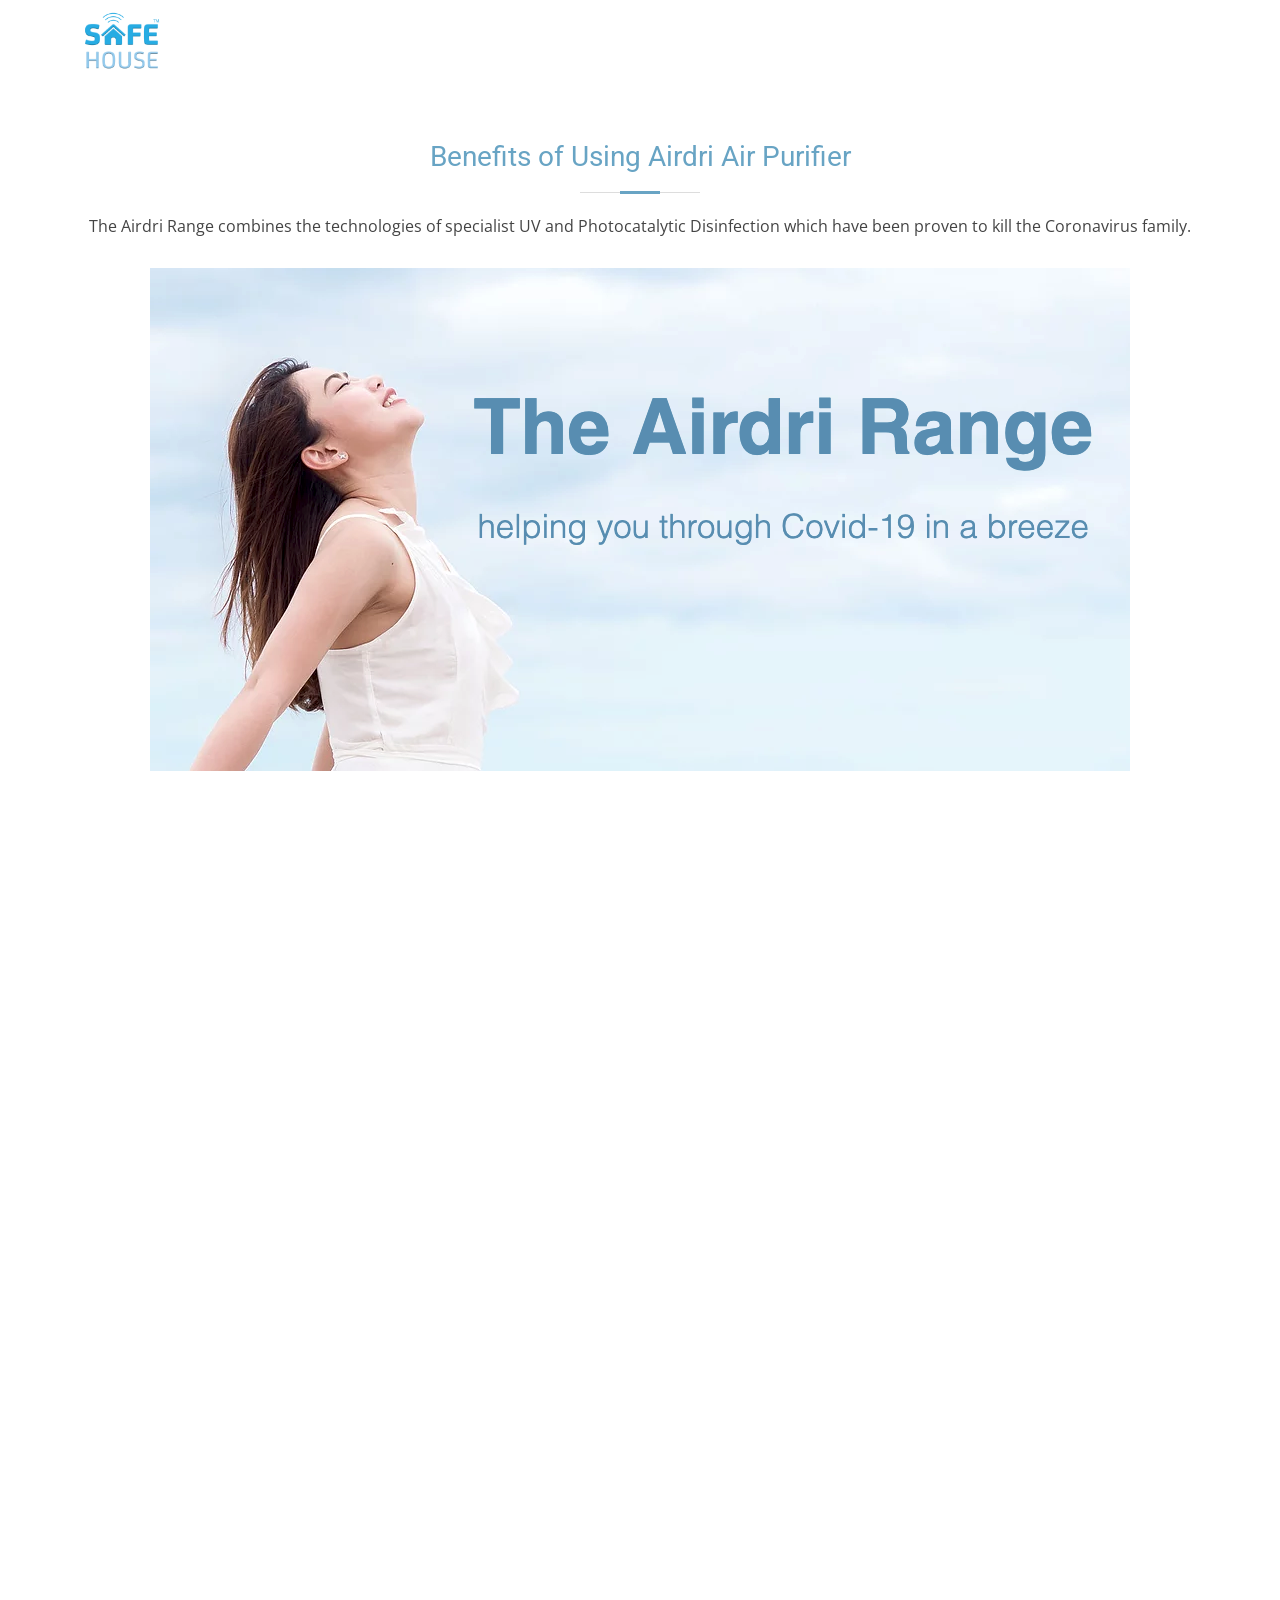
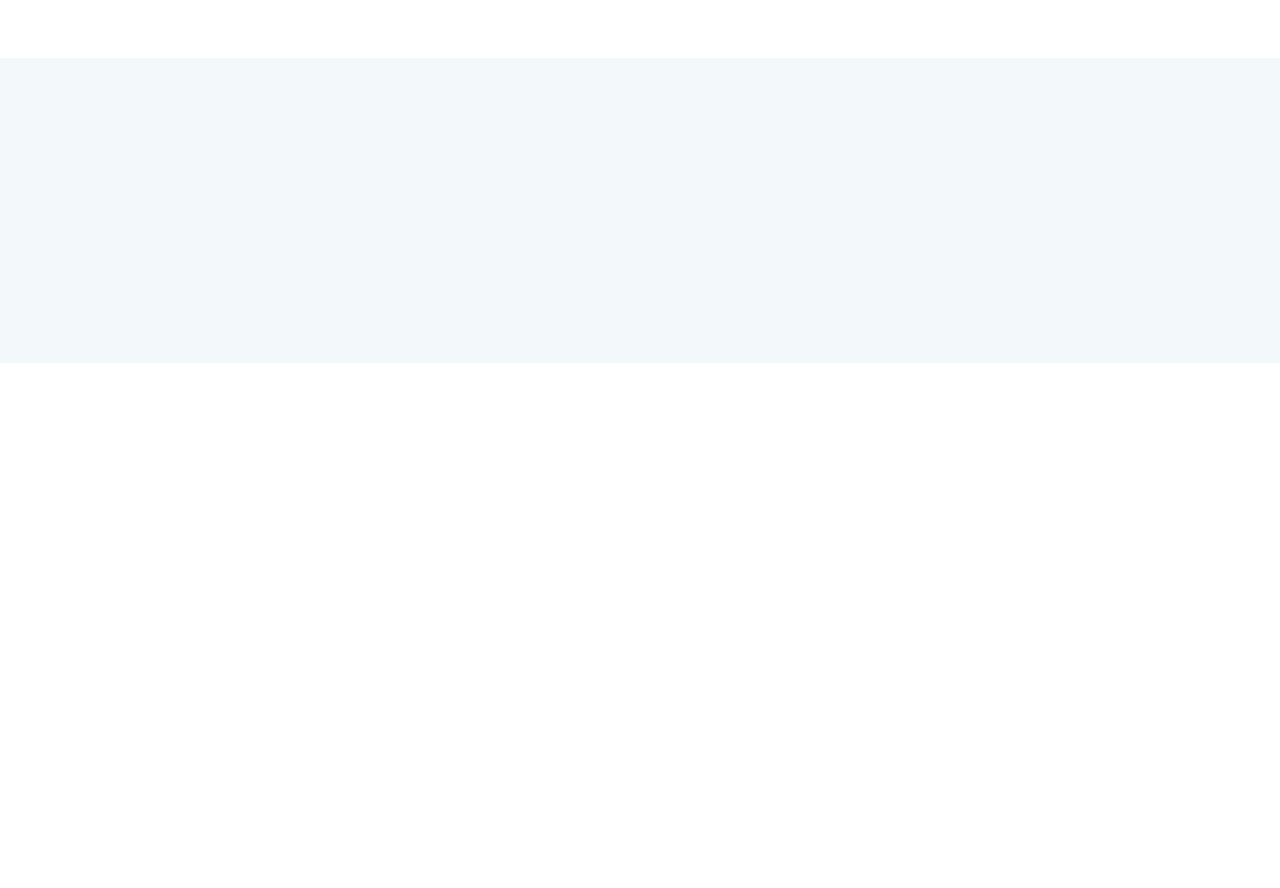
<file: air-dri-range.html>
<!DOCTYPE html>
<html lang="en">

    <head>
        <meta charset="utf-8">
        <meta content="width=device-width, initial-scale=1.0" name="viewport">

        <title>The Airdri Range | Safehouse Technology</title>
        <meta content="" name="description">
        <meta content="" name="keywords">

        <link href="assets/img/favicon_1.png" rel="icon">
        <link href="assets/img/apple-touch-icon.png" rel="apple-touch-icon">

        <link href="assets/vendor/fontawesome-free/css/all.min.css" rel="stylesheet" type="text/css">

        <link href="https://fonts.googleapis.com/css?family=Open+Sans:300,300i,400,400i,600,600i,700,700i|Roboto:300,300i,400,400i,500,500i,700,700i&display=swap" rel="stylesheet">

        <link href="assets/vendor/animate.css/animate.min.css" rel="stylesheet">
        <link href="assets/vendor/aos/aos.css" rel="stylesheet">
        <link href="assets/vendor/bootstrap/css/bootstrap.min.css" rel="stylesheet">
        <link href="assets/vendor/bootstrap-icons/bootstrap-icons.css" rel="stylesheet">
        <link href="assets/vendor/boxicons/css/boxicons.min.css" rel="stylesheet">
        <link href="assets/vendor/glightbox/css/glightbox.min.css" rel="stylesheet">
        <link href="assets/vendor/swiper/swiper-bundle.min.css" rel="stylesheet">

        <link href="assets/css/style.css" rel="stylesheet">

        <script src="assets/vendor/aos/aos.js"></script>
        <script src="assets/vendor/bootstrap/js/bootstrap.bundle.min.js"></script>
        <script src="assets/vendor/glightbox/js/glightbox.min.js"></script>
        <script src="assets/vendor/isotope-layout/isotope.pkgd.min.js"></script>
        <script src="assets/vendor/php-email-form/validate.js"></script>
        <script src="assets/vendor/purecounter/purecounter.js"></script>
        <script src="assets/vendor/swiper/swiper-bundle.min.js"></script>
        <script src="assets/vendor/waypoints/noframework.waypoints.js"></script>

        <!--<script src="assets/js/main.js"></script>-->

        <script type="text/javascript" src="assets/vendor/jquery/jquery.min.js"></script>
        <script type="text/javascript" src="assets/js/all.js"></script>

    </head>


    <body>

        <div id="headerdiv"></div>

        <main id="main">

            <section class="features" style="margin-bottom : 0; padding-bottom : 0;">
                <div class="container" data-aos="zoom-in">

                    <div class="section-title" style="">
                        <h2 style="color: #68A4C4;">Benefits of Using Airdri Air Purifier</h2>
                        <p>The Airdri Range combines the technologies of specialist UV and Photocatalytic Disinfection which have been proven to kill the Coronavirus family.</p>
                    </div>
                    <div class="row section-title">
                        <div class="col-lg-12">
                            <img src="assets/img/website-images/air-dri1.png" class="img-fluid" alt="" style="">
                        </div>
                    </div>

                </div>
            </section>

            <!--        <section class="section-bg">
                        <div class="container">
                            
                            <div class="row" data-aos="fade-up">
                                <div class="col-lg-6 d-flex flex-column justify-content-center p-5">
                                    <ul id="why_usfeatures">
                                        <li><i class="bi bi-check"></i> Airdri Air Purifier breaks down unwanted bacteria.</li>
                                        <li><i class="bi bi-check"></i> Removes unhealthy microbes from the air.</li>
                                        <li><i class="bi bi-check"></i> Maintains sanitised surfaces.</li>
                                        <li><i class="bi bi-check"></i> Continually kills harmful viruses
                                            <br> (including coronavirus family).
                                        </li>
                                    </ul>
                                </div>
                                <div class="col-lg-6 d-flex flex-column justify-content-center p-5">
                                    <ul id="why_usfeatures">
                                        <li><i class="bi bi-check"></i> Circulates fresh clean air, 24 hours a day, 365 days a year.</li>
                                        <li><i class="bi bi-check"></i> Attacks odours at their source.</li>
                                        <li><i class="bi bi-check"></i> Makes every room smell freshly cleaned.</li>
                                        <li><i class="bi bi-check"></i> Stops mould and fungi growth.</li>
                                    </ul>
                                </div>
                            </div>
                        </div>
                    </section>-->

            <section class="features section-bg" data-aos="fade-up" date-aos-delay="200">
                <div class="container">

                    <div class="row ">

                        <div class="col-lg-12 d-flex flex-column justify-content-center ">

                            <div class="row d-flex justify-content-center">

                                <div class="col-sm-6 col-md-4">

                                    <div class="card mb-4 cardindexpage">
                                        <div class="card-body liststyle">
                                            <i class="bi bi-check"></i> Airdri Air Purifier breaks down unwanted bacteria
                                        </div>
                                    </div>

                                </div>

                                <div class="col-sm-6 col-md-4">

                                    <div class="card mb-4 cardindexpage">
                                        <div class="card-body liststyle">
                                            <i class="bi bi-check"></i> Removes unhealthy microbes from the air
                                        </div>
                                    </div>

                                </div>

                                <div class="col-sm-6 col-md-4 ">

                                    <div class="card mb-4 cardindexpage">
                                        <div class="card-body liststyle">
                                            <i class="bi bi-check"></i> Maintains sanitised surfaces
                                        </div>
                                    </div>

                                </div>

                                <div class="col-sm-6 col-md-4">

                                    <div class="card mb-4 cardindexpage">
                                        <div class="card-body liststyle">
                                            <i class="bi bi-check"></i> Continually kills harmful viruses
                                        </div>
                                    </div>

                                </div>

                                <div class="col-sm-6 col-md-4">

                                    <div class="card mb-4 cardindexpage">
                                        <div class="card-body liststyle">
                                            <i class="bi bi-check"></i> Circulates fresh clean air 24/7, 365 days.
                                        </div>
                                    </div>

                                </div>

                                <div class="col-sm-6 col-md-4">

                                    <div class="card mb-4 cardindexpage">
                                        <div class="card-body liststyle">
                                            <i class="bi bi-check"></i> Attacks odours at their source
                                        </div>
                                    </div>

                                </div>

                                <div class="col-sm-6 col-md-4">

                                    <div class="card mb-4 cardindexpage">
                                        <div class="card-body liststyle">
                                            <i class="bi bi-check"></i> Makes every room smell freshly cleaned
                                        </div>
                                    </div>

                                </div>

                                <div class="col-sm-6 col-md-4">

                                    <div class="card mb-4 cardindexpage">
                                        <div class="card-body liststyle">
                                            <i class="bi bi-check"></i> Stops mould and fungi growth
                                        </div>
                                    </div>

                                </div>
                            </div>
                        </div>


                    </div>

                </div>
            </section>


            <section class="">
                <div class="container">

                    <div class="row" data-aos="fade-up">
                        <div class="col-md-6 d-flex justify-content-center text-center">
                            <img src="assets/img/website-images/airdri11.png" class="img-fluid" alt="">
                        </div>
                        <div class="col-md-6 pt-5 ">
                            <h3 style="color:#68A4C4;" class="mb-4">
                                <!--                            <img src="assets/img/icons_folder/HOME-hub.jpg" class="img-fluid mr-4 viper_icons" alt="" >-->
                                THE AIRDRI AIR PURIFIER PSA 10/20
                            </h3>

                            <p>The most advanced virus and bacteria control technology of its kind.</p>

                            <a id="" href="psa-10-20.html" class="btn-get-started scrollto animate__animated animate__fadeInUp service_readmore">Find out how we can help</a>
                        </div>
                    </div>
                </div>
            </section>

            <section class="">
                <div class="container">

                    <div class="row" data-aos="fade-up">
                        <div class="col-md-6 d-flex justify-content-center text-center">
                            <img src="assets/img/website-images/airdri2.png" class="img-fluid" alt="">
                        </div>
                        <div class="col-md-6 pt-5 ">
                            <h3 style="color:#68A4C4;" class="mb-4">
                                <!--                            <img src="assets/img/icons_folder/HOME-hub.jpg" class="img-fluid mr-4 viper_icons" alt="" >-->
                                THE AIRDRI AIR PURIFIER PWA 10/20/30
                            </h3>

                            <p>The most advanced virus and bacteria control technology of its kind.</p>

                            <a id="" href="pwa-10-20-30.html" class="btn-get-started scrollto animate__animated animate__fadeInUp service_readmore">Find out how we can help</a>
                        </div>
                    </div>
                </div>
            </section>

            <section class="">
                <div class="container">

                    <div class="row" data-aos="fade-up">
                        <div class="col-md-6 d-flex justify-content-center text-center">
                            <img src="assets/img/website-images/airdri3.png" class="img-fluid" alt="">
                        </div>
                        <div class="col-md-6 pt-5 ">
                            <h3 style="color:#68A4C4;" class="mb-4">
                                <!--                            <img src="assets/img/icons_folder/HOME-hub.jpg" class="img-fluid mr-4 viper_icons" alt="" >-->
                                THE AIRDRI AIR PURIFIER PMA 20/40/60/80
                            </h3>

                            <p>The most advanced virus and bacteria control technology of its kind.</p>

                            <a id="" href="pma-20-40-60-80.html" class="btn-get-started scrollto animate__animated animate__fadeInUp service_readmore">Find out how we can help</a>
                        </div>
                    </div>
                </div>
            </section>

            <div id="calltoaction"></div>

            <section class="section-bg">
                <div class="container">

                    <div class="row" data-aos="fade-up">
                        <div class="col-md-12 pt-5 order-2 order-md-1">
                            <h4 style="color:#68A4C4;" class="mb-4">
                                For more information about our products or services please contact a member of our team: info@safehouse.technology
                            </h4>
                        </div>
                    </div>

                    <div class="row" data-aos="fade-up"> <!-- justify-content-md-end -->
                        <div class="col-md-12 btn" > <!-- d-md-flex  justify-content-md-end -->
                            <a id="" href="register-your-interest.html" class="btn-get-started scrollto animate__animated animate__fadeInUp service_readmore ">
                                Register your interest in Safehouse today
                            </a>
                        </div>
                    </div>

                </div>
            </section>

        </main>

        <div id="footerdiv"></div>

        <a href="#" class="back-to-top d-flex align-items-center justify-content-center"><i class="bi bi-arrow-up-short"></i></a>



    </body>

</html>
</file>
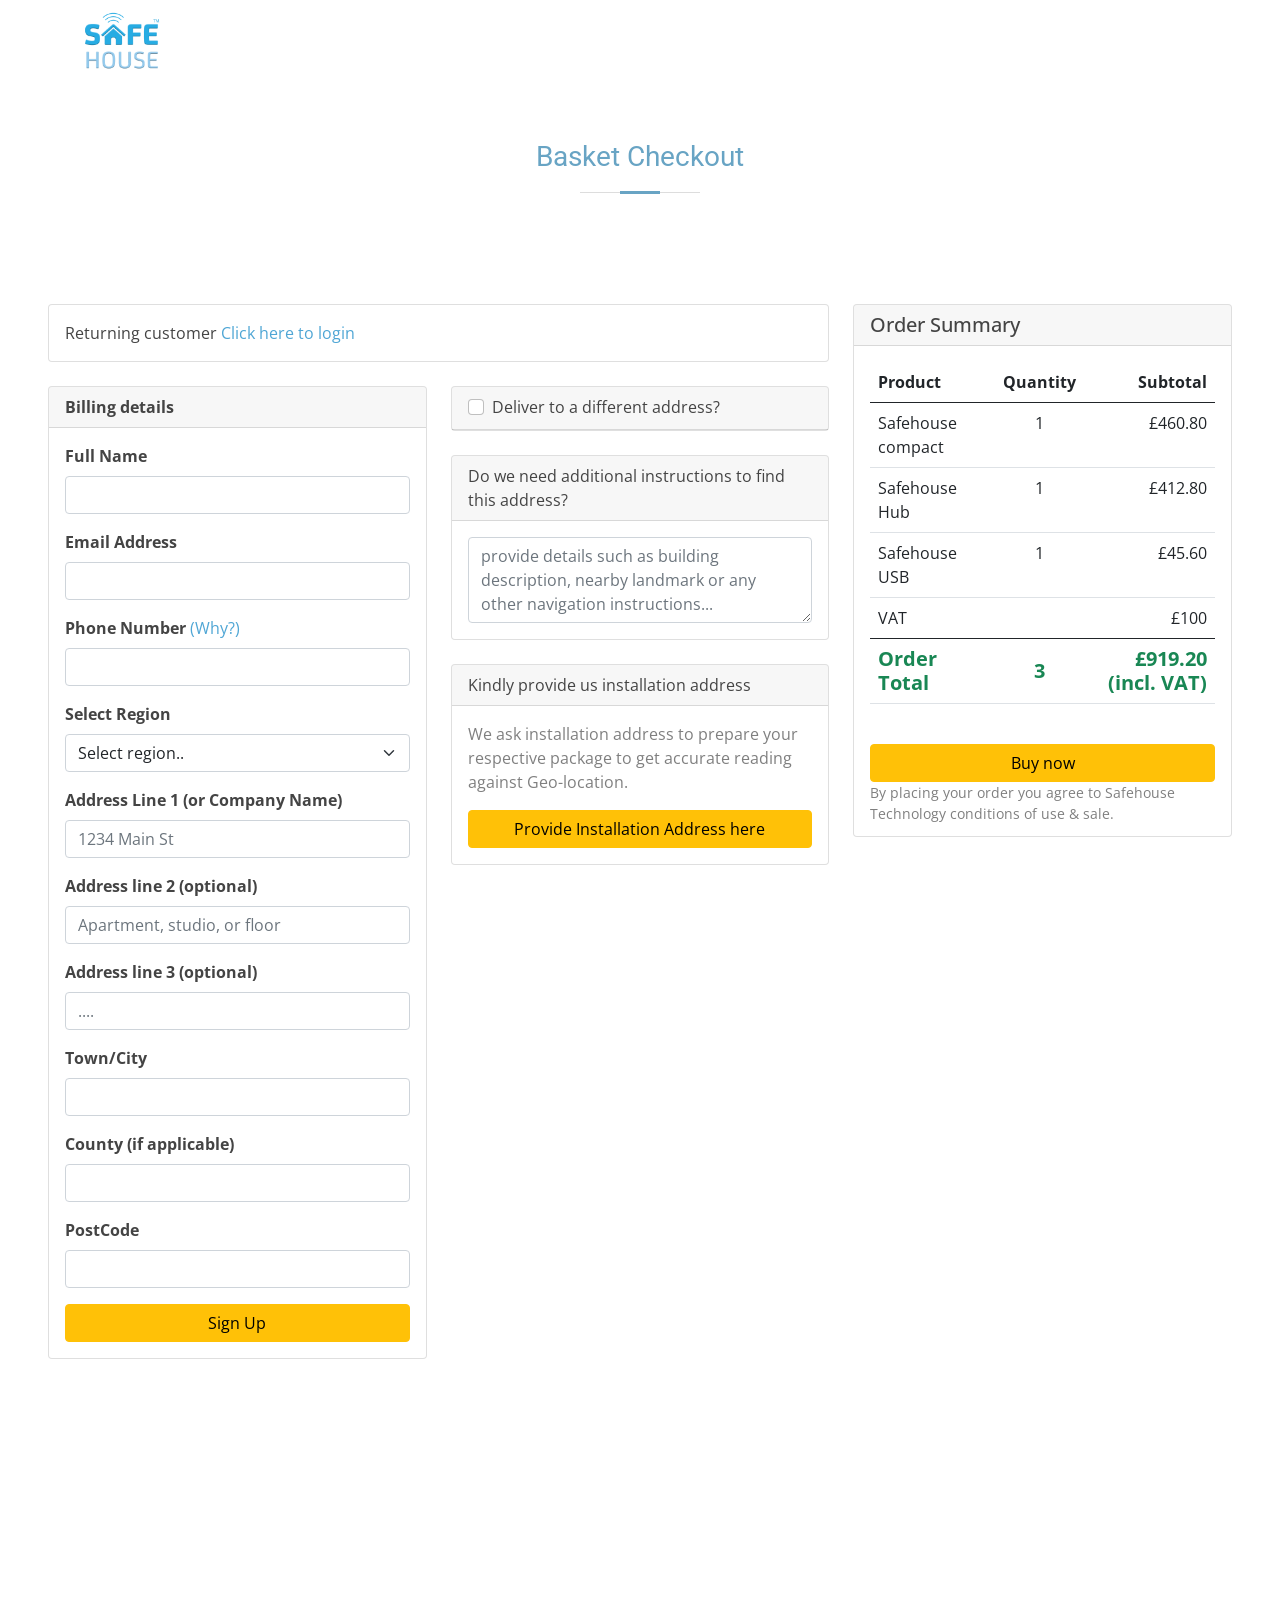
<file: basket-checkout.html>
<!DOCTYPE html>
<html lang="en">

<head>
    <meta charset="utf-8">
    <meta content="width=device-width, initial-scale=1.0" name="viewport">

    <title>Shopping Basket | Safehouse Technology</title>
    <meta content="" name="description">
    <meta content="" name="keywords">

    <link href="assets/img/favicon_1.png" rel="icon">
    <link href="assets/img/apple-touch-icon.png" rel="apple-touch-icon">
    
    <link href="assets/vendor/fontawesome-free/css/all.min.css" rel="stylesheet" type="text/css">

    <link href="https://fonts.googleapis.com/css?family=Open+Sans:300,300i,400,400i,600,600i,700,700i|Roboto:300,300i,400,400i,500,500i,700,700i&display=swap" rel="stylesheet">

    <link href="assets/vendor/animate.css/animate.min.css" rel="stylesheet">
    <link href="assets/vendor/aos/aos.css" rel="stylesheet">
    <link href="assets/vendor/bootstrap/css/bootstrap.min.css" rel="stylesheet">
    <link href="assets/vendor/bootstrap-icons/bootstrap-icons.css" rel="stylesheet">
    <link href="assets/vendor/boxicons/css/boxicons.min.css" rel="stylesheet">
    <link href="assets/vendor/glightbox/css/glightbox.min.css" rel="stylesheet">
    <link href="assets/vendor/swiper/swiper-bundle.min.css" rel="stylesheet">
    
    <link href="assets/css/style.css" rel="stylesheet">
    
    <script src="assets/vendor/aos/aos.js"></script>
    <script src="assets/vendor/bootstrap/js/bootstrap.bundle.min.js"></script>
    <script src="assets/vendor/glightbox/js/glightbox.min.js"></script>
    <script src="assets/vendor/isotope-layout/isotope.pkgd.min.js"></script>
    <script src="assets/vendor/php-email-form/validate.js"></script>
    <script src="assets/vendor/purecounter/purecounter.js"></script>
    <script src="assets/vendor/swiper/swiper-bundle.min.js"></script>
    <script src="assets/vendor/waypoints/noframework.waypoints.js"></script>


    <!--<script src="assets/js/main.js"></script>-->
    <script type="text/javascript" src="assets/vendor/jquery/jquery.min.js"></script>
    <!--<script type="text/javascript" src="assets/js/footer.js"></script>-->
    <script src="assets/js/basket-checkout.js"></script>
    
    <script type="text/javascript" src="assets/js/all.js" init=""></script>
    
    <script type="text/javascript" src="assets/vendor/sweetalert2.all.js"></script> 
    
    <!--<script src="//cdn.jsdelivr.net/npm/sweetalert2@11"></script>-->
     

</head>

<script type="text/javascript">

    
    
    $(function () {
        $('[data-toggle="tooltip"]').tooltip()
    })

</script>

<style>
/*    td {
        border: none;
    }*/
    
    
    
    table tr td:second-child, table tr th:second-child{
        text-align: center;
    }
    
    table tr td:last-child, table tr th:last-child{
        text-align: right;
    }
    
</style>


<body>

    <div id="headerdiv"></div>

    <main id="main">
    
        <section class="features no-margin-bottom">
            <div class="container" data-aos="zoom-in">

                <div class="section-title">
                    <h2 style="color: #68A4C4;">Basket Checkout</h2>
                    <p></p>
                </div>
                
            </div>
        </section>
        
        
        <section class="">
            <div class="container-fluid px-5">
                
                <div class="row">
                    
                    <div class="col-md-8">
                        
                        <div class="row mb-4">
                            
                            <div class="col-md-12">
                                <div class="card" data-aos="fade-up">
                                    <div class="card-body" id="askCustomerlogin">
                                        <div>
                                            Returning customer
                                            <a href="#" class="card-link" data-bs-toggle="collapse" data-bs-target="#collapseOne" aria-expanded="true" aria-controls="collapseOne">
                                                Click here to login
                                            </a>
                                        </div>    
                                        
                                        <div id="collapseOne" class="accordion-collapse collapse " >
                                            <hr>
                                            <p class="mt-3" style="font-size:14px;">
                                                If you have shopped with us before, please enter your details below. If you are a new customer, please proceed to the billing details section and sign up as a new customer.
                                            </p>
                                            
                                            <div class="accordion-body p-0">
                                               <form class="row g-3" id="signInform">
                                                    <div class="col-md-6">
                                                        <label for="inputEmail4" class="form-label fw-bold">Email</label>
                                                        <input type="email" class="form-control" id="signinEmail" placeholder="enter email address" required>
                                                    </div>
                                                    <div class="col-md-6">
                                                        <label for="inputPassword4" class="form-label fw-bold">Password</label>
                                                        <input type="password" class="form-control" id="signinPassword" placeholder="enter password" required>
                                                    </div>
                                                   
                                                    <div class="col-md-6">
                                                        <button type="submit" class="btn btn-warning">Sign In</button>
                                                        <button type="button" class="btn btn-link">Forgot password</button>
                                                    </div>
                                                </form>
                                            </div>
                                        </div>
                                    </div>
                                </div>
                            </div>
                        </div>
                        
                        <div class="row mb-4">
                            <div class="col-md-6 mb-4">
                                <div class="card  " data-aos="fade-up"> <!-- h-100 basket_column --> 

                                    <div class="card-header fw-bold">
                                        Billing details
                                    </div>
                                    
                                    <div class="card-body" >

<!--                                        Billing details
                                        <hr>-->

                                        <form class="row g-3" id="signupForm">
                                            <div class="col-md-12">
                                                <label for="inputEmail4" class="form-label fw-bold">Full Name</label>
                                                <input type="text" class="form-control" id="billingName" required>
                                            </div>
                                            <div class="col-md-12">
                                                <label for="inputEmail4" class="form-label fw-bold">Email Address</label>
                                                <input type="email" class="form-control" id="billingEmail" required>
                                            </div>
                                            
                                            <div class="col-md-12">
                                                <label for="inputPassword4" class="form-label fw-bold">Phone Number</label>
                                                <a href="#" data-toggle="tooltip" data-placement="right" title="May be used to assist delivery">
                                                    (Why?)
                                                </a>
                                                <input type="number" class="form-control" id="billingPhnumber" required>
                                            </div>
                                            <div class="col-md-12">
                                                <label for="inputState" class="form-label fw-bold">Select Region</label>
                                                <select id="billingCountry" class="form-select" required>
                                                    <option selected>Select region..</option>
                                                    <option>United Kingdom</option>
                                                    <option>United States</option>
                                                </select>
                                            </div>
                                            <div class="col-12">
                                                <label for="inputAddress" class="form-label fw-bold">Address Line 1 (or Company Name)</label>
                                                <input type="text" class="form-control" id="billingAddress1" placeholder="1234 Main St" required>
                                            </div>
                                            <div class="col-12">
                                                <label for="inputAddress2" class="form-label fw-bold">Address line 2 (optional)</label>
                                                <input type="text" class="form-control" id="billingAddress2" placeholder="Apartment, studio, or floor" >
                                            </div>
                                            <div class="col-12">
                                                <label for="inputAddress2" class="form-label fw-bold">Address line 3 (optional)</label>
                                                <input type="text" class="form-control" id="billingAddress3" placeholder="....">
                                            </div>
                                            <div class="col-md-12">
                                                <label for="inputCity" class="form-label fw-bold">Town/City</label>
                                                <input type="text" class="form-control" id="billingCity" required>
                                            </div>
                                            <div class="col-md-12">
                                                <label for="inputState" class="form-label fw-bold">County (if applicable)</label>
                                                <input type="text" class="form-control" id="billingCounty">
                                            </div>
                                            <div class="col-md-12">
                                                <label for="inputZip" class="form-label fw-bold">PostCode</label>
                                                <input type="text" class="form-control" id="billingPostcode" required>
                                            </div>
                                            
                                            <div  class="d-grid gap-2" >
                                                <button id="signupNewaccount" type="submit" class="btn btn-warning">Sign Up</button>
                                            </div>

                                        </form>

                                    </div>
                                </div>
                        
                            </div>
                        
                            
                            <div class="col-md-6">
                                
                                <div class="row">
                                    
                                    <div class="col-md-12 mb-4">
                                        <div class="card" data-aos="fade-up">
                                            
                                            <div class="card-header ">
                                                <div class="form-check" data-bs-toggle="collapse" data-bs-target="#collapseThree" aria-expanded="true" aria-controls="collapseThree">
                                                    <input class="form-check-input" type="checkbox" id="gridCheck">
                                                    <label class="form-check-label" for="gridCheck">
                                                        Deliver to a different address?
                                                    </label>
                                                </div>
                                            </div>
                                            
                                            <div id="collapseThree" class="accordion-collapse collapse" >
                                                <div class="card-body">
                                                
                                                    <div class="accordion-body p-0">
                                                        
                                                        <form class="row g-3">
                                                            <div class="col-md-12">
                                                                <label for="inputEmail4" class="form-label fw-bold">Full Name</label>
                                                                <input type="email" class="form-control" id="deliveryName">
                                                            </div>
                                                            <div class="col-md-12">
                                                                <label for="inputEmail4" class="form-label fw-bold">Email Address</label>
                                                                <input type="email" class="form-control" id="deliveryEmail">
                                                            </div>

                                                            <div class="col-md-12">
                                                                <label for="inputPassword4" class="form-label fw-bold">Phone Number</label>
                                                                <a href="#" data-toggle="tooltip" data-placement="right" title="May be used to assist delivery">
                                                                    (Why?)
                                                                </a>
                                                                <input type="number" class="form-control " id="deliveryPhnumber">
                                                            </div>
                                                            <div class="col-md-12">
                                                                <label for="inputState" class="form-label">Select Region</label>
                                                                <select id="deliveryState" class="form-select">
                                                                    <option selected>Select region..</option>
                                                                    <option>United Kingdom</option>
                                                                    <option>United States</option>
                                                                </select>
                                                            </div>
                                                            <div class="col-12">
                                                                <label for="inputAddress" class="form-label fw-bold">Address Line 1 (or Company Name)</label>
                                                                <input type="text" class="form-control" id="deliveryAddress1" placeholder="1234 Main St">
                                                            </div>
                                                            <div class="col-12">
                                                                <label for="inputAddress2" class="form-label fw-bold">Address line 2 (optional)</label>
                                                                <input type="text" class="form-control" id="deliveryAddress2" placeholder="Apartment, studio, or floor">
                                                            </div>
                                                            <div class="col-12">
                                                                <label for="inputAddress2" class="form-label fw-bold">Address line 3 (optional)</label>
                                                                <input type="text" class="form-control" id="deliveryAddress3" placeholder="....">
                                                            </div>
                                                            <div class="col-md-12">
                                                                <label for="inputCity" class="form-label fw-bold">Town/City</label>
                                                                <input type="text" class="form-control" id="deliveryCity">
                                                            </div>
                                                            <div class="col-md-12">
                                                                <label for="inputState" class="form-label fw-bold">County (if applicable)</label>
                                                                <input type="text" class="form-control" id="deliveryCounty">
                                                            </div>
                                                            <div class="col-md-12">
                                                                <label for="inputZip" class="form-label fw-bold">PostCode</label>
                                                                <input type="text" class="form-control" id="deliveryPostcode">
                                                            </div>

                                                        </form>

                                                    </div>
                                                </div>

                                            </div>
                                        </div>
                                    </div>
                                </div> 
                                
                                <div class="row ">
                                    <div class="col-md-12 mb-4">
                                        <div class="card" data-aos="fade-up">
                                            <div class="card-header">
                                                 Do we need additional instructions to find this address?
                                            </div>
                                            
                                            <div class="card-body">

                                                <div class="mb-12">
                                                    <textarea class="form-control" id="deliveryAdditionainfo" rows="3" placeholder="provide details such as building description, nearby landmark or any other navigation instructions..."></textarea>
                                                </div>
                                            </div>
                                        </div>
                                    </div>

                                </div>
                                
                                
                                <div class="row ">
                                    <div class="col-md-12 mb-4">
                                        <div class="card" data-aos="fade-up">
                                            <div class="card-header">
                                                Kindly provide us installation address
                                            </div>
                                            
                                            <div class="card-body">

                                                <p class='text-black-50'>
                                                    We ask installation address to prepare your respective package to get accurate reading against Geo-location.
                                                </p>
                                                <div class="mb-12">
                                                    <div class="d-grid gap-2">
                                                        <a class="btn  mt-auto btn-warning" href="https://www.csiccservice.co.uk/Safehouse-Client-Form/">
                                                            Provide Installation Address here
                                                        </a>
                                                       
                                                    </div>
                                                </div>
                                            </div>
                                        </div>
                                    </div>

                                </div>
                                
                                
                                
                            </div>
                        </div>
                       
                        
                    </div>
                    
                    <div class="col-md-4">
                        
                        <div class="card" data-aos="fade-up"> <!-- h-100 viewoption basket_column -->
                            
                            <div class="card-header h5">
                                Order Summary
                            </div>
                            
                            
                            <div class="card-body">
                                   
                                <div class="table-responsive ">
                                    <table class="table table-hover ">
                                        <thead>
                                            <tr>
                                              <th scope="col">Product</th>
                                              <th scope="col">Quantity</th>
                                              <th scope="col">Subtotal</th>
                                            </tr>
                                        </thead>
                                        <tbody>
                                            <tr>
                                                <td>Safehouse compact</td>
                                                <td style="text-align: center;">1</td>
                                                <td>£460.80 </td>
                                            </tr>
                                            <tr>
                                                <td>Safehouse Hub</td>
                                                <td style="text-align: center;">1</td>
                                                <td class="text-right">£412.80 </td>

                                            </tr>
                                            <tr>
                                                <td>Safehouse USB</td>
                                                <td style="text-align: center;">1</td>
                                                <td class="text-xs-right">£45.60 </td>
                                            </tr>
<!--                                            <tr>
                                                <td>Subtotal</td>
                                                <td style="text-align: center;">3</td>
                                                <td>£919.20 (incl. VAT)</td>
                                            </tr>-->
                                            
                                             <tr>
                                                <td>VAT</td>
                                                <td style="text-align: center;"></td>
                                                <td>£100</td>
                                            </tr>
                                            
                                        </tbody>
                                        
                                        <tfoot class="text-success h5 mt-4">
                                            <th>Order Total</th>
                                            <th style="text-align: center;">3</th>
                                            <th>£919.20 (incl. VAT)</th>
                                        </tfoot>
                                    </table>
                                </div> 
                                                                
                                
                            </div>
                            
                            <div class="card-footer bg-transparent border-0">
                                <div class="d-grid gap-2">
                                    <button class="btn btn-warning" type="button" onclick="buyNow()">Buy now</button> <!-- form="signupForm" -->
                                </div>
                                <div class="small mb-1 text-black-50" id="">
                                    By placing your order you agree to Safehouse Technology conditions of use & sale.
                                </div>
                                
                            </div>
                            
                        </div>
                            
                    </div>
                    
                </div>
                
               
                
                
            
                
               
             </div>
        </section>    

    </main>
    
    <br><br>
    
    <div id="footerdiv" class=""></div>

    
    <a href="#" class="back-to-top d-flex align-items-center justify-content-center"><i class="bi bi-arrow-up-short"></i></a>

    
    

</body>

</html>
</file>
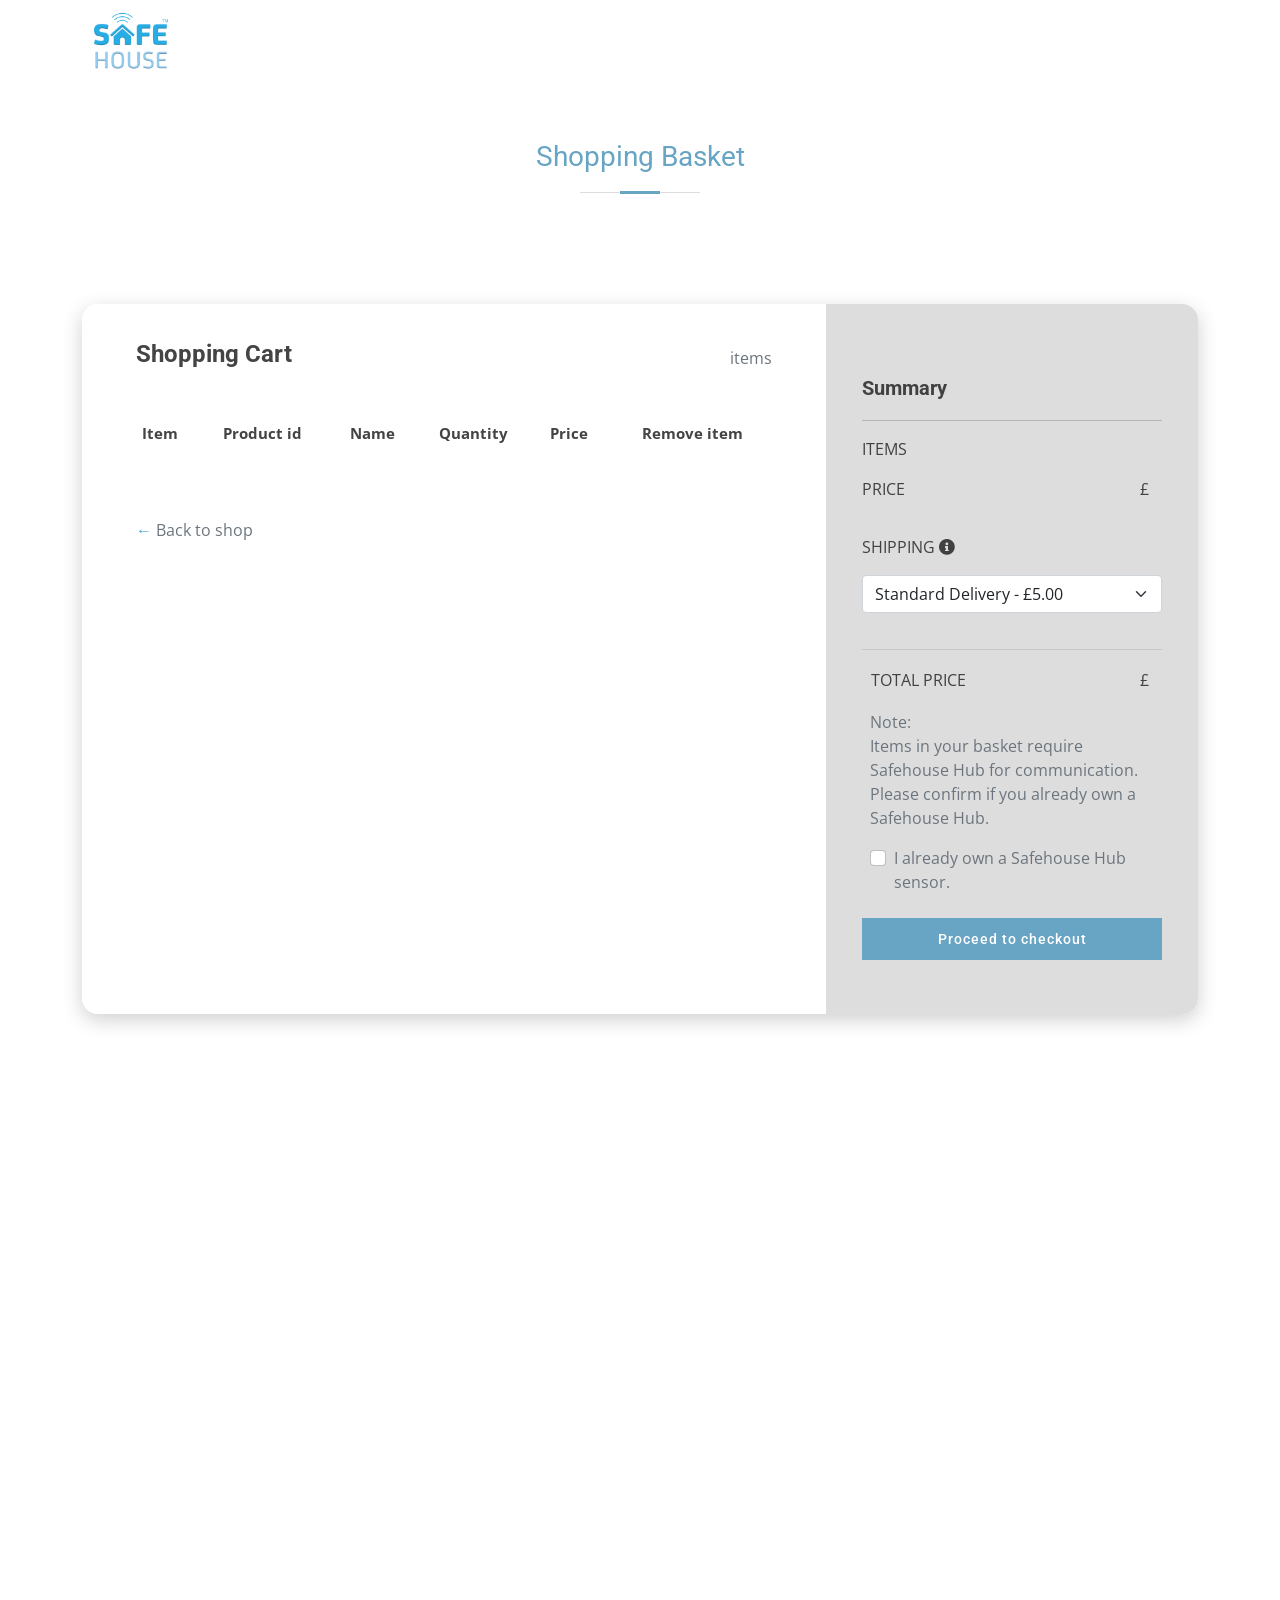
<file: basket.html>
<!DOCTYPE html>
<html lang="en">

    <head>
        <meta charset="utf-8">
        <meta content="width=device-width, initial-scale=1.0" name="viewport">

        <title>Shopping Basket | Safehouse Technology</title>
        <meta content="" name="description">
        <meta content="" name="keywords">

        <link href="assets/img/favicon_1.png" rel="icon">
        <link href="assets/img/apple-touch-icon.png" rel="apple-touch-icon">

        <link href="assets/vendor/fontawesome-free/css/all.min.css" rel="stylesheet" type="text/css">

        <link href="https://fonts.googleapis.com/css?family=Open+Sans:300,300i,400,400i,600,600i,700,700i|Roboto:300,300i,400,400i,500,500i,700,700i&display=swap" rel="stylesheet">

        <link href="assets/vendor/animate.css/animate.min.css" rel="stylesheet">
        <link href="assets/vendor/aos/aos.css" rel="stylesheet">
        <link href="assets/vendor/bootstrap/css/bootstrap.min.css" rel="stylesheet">
        <link href="assets/vendor/bootstrap-icons/bootstrap-icons.css" rel="stylesheet">
        <link href="assets/vendor/boxicons/css/boxicons.min.css" rel="stylesheet">
        <link href="assets/vendor/glightbox/css/glightbox.min.css" rel="stylesheet">
        <link href="assets/vendor/swiper/swiper-bundle.min.css" rel="stylesheet">

        <link href="assets/css/style.css" rel="stylesheet">
        <link href="assets/css/basket.css" rel="stylesheet">

        <link href="//cdn.datatables.net/1.10.25/css/jquery.dataTables.min.css" rel="stylesheet">


        <script src="assets/vendor/aos/aos.js"></script>
        <script src="assets/vendor/bootstrap/js/bootstrap.bundle.min.js"></script>

        <script src="assets/vendor/glightbox/js/glightbox.min.js"></script>
        <script src="assets/vendor/isotope-layout/isotope.pkgd.min.js"></script>
        <script src="assets/vendor/php-email-form/validate.js"></script>
        <script src="assets/vendor/purecounter/purecounter.js"></script>
        <script src="assets/vendor/swiper/swiper-bundle.min.js"></script>
        <script src="assets/vendor/waypoints/noframework.waypoints.js"></script>

        <!--<script src="assets/js/main.js"></script>-->
        <script type="text/javascript" src="assets/vendor/jquery/jquery.min.js"></script>
        <script type="text/javascript" src="assets/js/all.js"></script>

        <!--        <script type="text/javascript" src="//cdn.datatables.net/1.10.25/js/jquery.dataTables.min.js"></script>
                <script type="text/javascript" src="//cdn.datatables.net/plug-ins/1.10.25/api/sum().js"></script> -->

        <script type="text/javascript" src="assets/vendor/dataTables.min.js"></script>
        <script type="text/javascript" src="assets/vendor/datatable.sum().js"></script>

        <script src="assets/vendor/notify.min.js"></script>

        <!--<script src="assets/js/basket.js"></script>-->

        <!--<script src="https://js.stripe.com/v3/"></script>-->

    </head>

    <script>

        $(document).ready(function () {

            loadBasketTable();

            $('#basketTable').on('click', '.remove', function ()
            {
                var table = $('#basketTable').DataTable();

                var selected_row = table.row($(this).parents('tr')).data();
                var product_id = selected_row[1]; //console.log("product_id", product_id);

                updatebasket(product_id);

                table.row($(this).parents('tr')).remove().draw();

//                ( ! table.data().any() ) ? $('#checkoutDiv').hide() : $('#checkoutDiv').show() ;

                (!table.data().any()) ? $("#checkoutDiv *").prop('disabled', true).off('click') : $("#checkoutDiv *").prop('disabled', false).on('click');


            });

            $(window).resize(function ()
            {
                $(window).width() >= 768 ? $(".cart").css("min-height", "600px") : "";
            }).resize();

            $('#shippingcharges').on('change', function ()
            {
                var final_price = 0;

                var shippingCharges = $(this).find("option:selected").text().replace(/^\D+/g, '');

                final_price = Number(shippingCharges) + Number($('#priceamt').text());

                final_price = Number.parseFloat(final_price).toFixed(2);

                $('#finalpriceamt').text(final_price);
            });

            $("#checkoutForm").submit(function ()
            {
                //console.log("test");
                basketCheckout();
                return false;
            });


        });

    </script>
    <style>

        #basketTable
        {
            /*overflow-x: scroll;*/
        }

        #basketTable td, #basketTable tr 
        {
            text-align: center; 
            font-size: 15px;
            cursor:pointer;
        }

        #basketTable  td {
            padding: 40px 10px; /* e.g. change 8x to 4px here */
        }

        .tooltip-inner {
            max-width: 350px;
            /* If max-width does not work, try using width instead */
            width: 300px; 
        }

        /*border-spacing: 20px*/

    </style>


    <body class="">

        <div id="headerdiv"></div>

        <div id="overlay1" style="display:none;" class="overlay">
            <div class="overlay-content">
                <label id="overlay_label_text" style="font-size: 25px;"></label><br>
                <img id="img" style="" src="assets/256x256.gif"/>
            </div>
        </div>

        <main id="main">

            <section class="features no-margin-bottom">
                <div class="container" data-aos="zoom-in">

                    <div class="section-title">
                        <h2 style="color: #68A4C4;">Shopping Basket</h2>
                        <p></p>
                    </div>
                    <!--BLE sensors require safehouse hub, kindly check this box if you have safehouse home hub <br>also ask for installation address-->
                </div>
            </section>


            <section class="">
                <div class="container">
                    <div id="basketCard" class="card mb-5 pos-demo">
                        <div class="row">
                            <div class="col-md-8 cart">
                                <div class="title">
                                    <div class="row">
                                        <div class="col">
                                            <h4><b>Shopping Cart</b></h4>
                                        </div>
                                        <div class="col align-self-center text-end text-muted">
                                            <span id="total_itemsLeftCard"></span> items
                                        </div>
                                    </div>
                                </div>

                                <div class="table-responsive ">
                                    <table id="basketTable" class=" row-border m-0 p-0 hover" style="width:100%;">
                                        <thead>
                                            <tr>
                                                <th>Item</th>
                                                <th>Product id</th>
                                                <th>Name</th>
                                                <th>Quantity</th>
                                                <th>Price</th>
                                                <th>Remove item</th>
                                            </tr>
                                        </thead>
                                    </table>
                                </div>


                                <div class="card-footer border-0 p-0 bg-transparent" >
                                    <div class="back-to-shop">
                                        <a href="shop.html">&leftarrow; 
                                            <span class="text-muted">
                                                Back to shop
                                            </span>
                                        </a>
                                    </div>
                                </div>
                            </div>

                            <div class="col-md-4 summary">
                                <div>
                                    <h5><b>Summary</b></h5>
                                </div>
                                <hr>
                                <div class="row mb-3">
                                    <div class="col" style="padding-left:0;">
                                        ITEMS  <!--  <label id="total_itemsRightCard"></label> -->
                                    </div>
                                    <div  class="col text-end">
                                        <label id="total_itemsRightCard"></label>
                                        <!--&pound; <label id="priceamt"></label>-->
                                    </div>
                                </div>

                                <div class="row mb-3">
                                    <div class="col" style="padding-left:0;">
                                        PRICE 
                                    </div>
                                    <div  class="col text-end">
                                        &pound; <label id="priceamt"></label>
                                    </div>
                                </div>

                                <div id="checkoutDiv">
                                    <form id="checkoutForm">
                                        <p>SHIPPING 
                                            <i class="fas fa-info-circle" data-bs-toggle="tooltip" data-bs-placement="right" 
                                               title="Standard Delivery: 5-7 Business Days Express Delivery: 1-3 Business Days"></i>
                                        </p> 

                                        <select class="form-select" id="shippingcharges">
                                            <option class="text-muted" value="shr_1JaKRJGpCsnZmArEKQzOIgRJ">Standard Delivery - &pound;5.00</option>
                                            <option class="text-muted" value="shr_1JaKYsGpCsnZmArESHQb9E6S">Express Delivery - &pound;10.00</option>
                                            <option class="text-muted" value="shr_1JaP0YGpCsnZmArEM9agMun7">Free Delivery - &pound;00.00</option>

                                        </select>

                                        <div class="row" style="border-top: 1px solid rgba(0,0,0,.1); padding: 2vh 0;">
                                            <div class="col">TOTAL PRICE</div>
                                            <div class="col text-end">
                                                &pound; <label id="finalpriceamt"></label>
                                            </div>
                                        </div> 

                                        <div id="safehousehubConfirmationDiv" class="mx-2">
                                            <p class="text-muted">Note: <br>Items in your basket require Safehouse Hub for communication. 
                                                Please confirm if you already own a Safehouse Hub.
                                            </p>

                                            <div class="form-check" >
                                                <input class="form-check-input" type="checkbox" value="" id="safehousehubConfirmation">
                                                <label class="form-check-label text-muted" for="safehousehubConfirmation">
                                                    I already own a Safehouse Hub sensor.
                                                </label>
                                            </div>

                                        </div>

                                        <div class="d-grid gap-2 mt-4">
                                            <button id="checkoutButton" class="submit mt-auto checkout"  > <!-- javascript:product('1', 'Safehouse-Hub', '£412.80 inc VAT','assets/img/website-images/safehousehub.png');  -->
                                                Proceed to checkout
                                            </button>
                                        </div>

                                    </form>

                                </div>

                            </div>
                        </div>

                    </div>



                </div>
            </section>


        </main>

        <div id="footerdiv"></div>


        <a href="#" class="back-to-top d-flex align-items-center justify-content-center"><i class="bi bi-arrow-up-short"></i></a>




    </body>

</html>
</file>
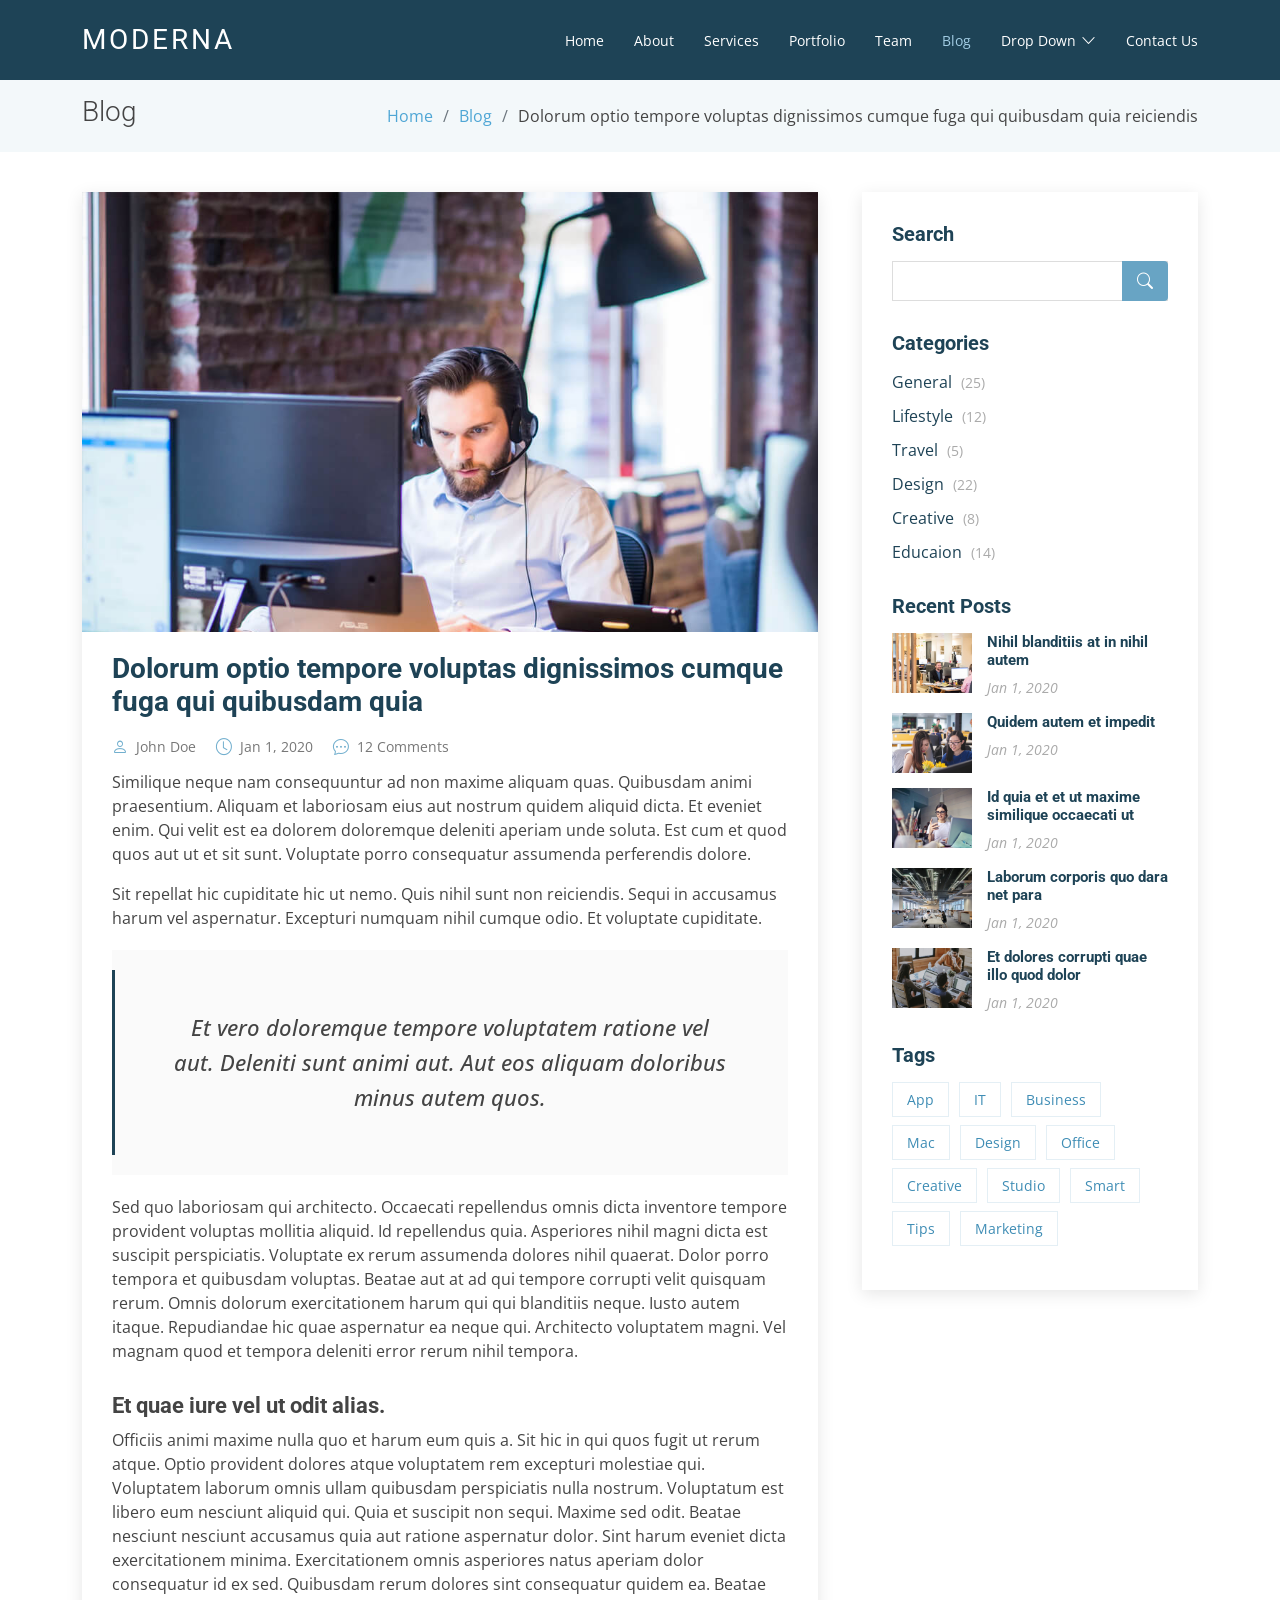
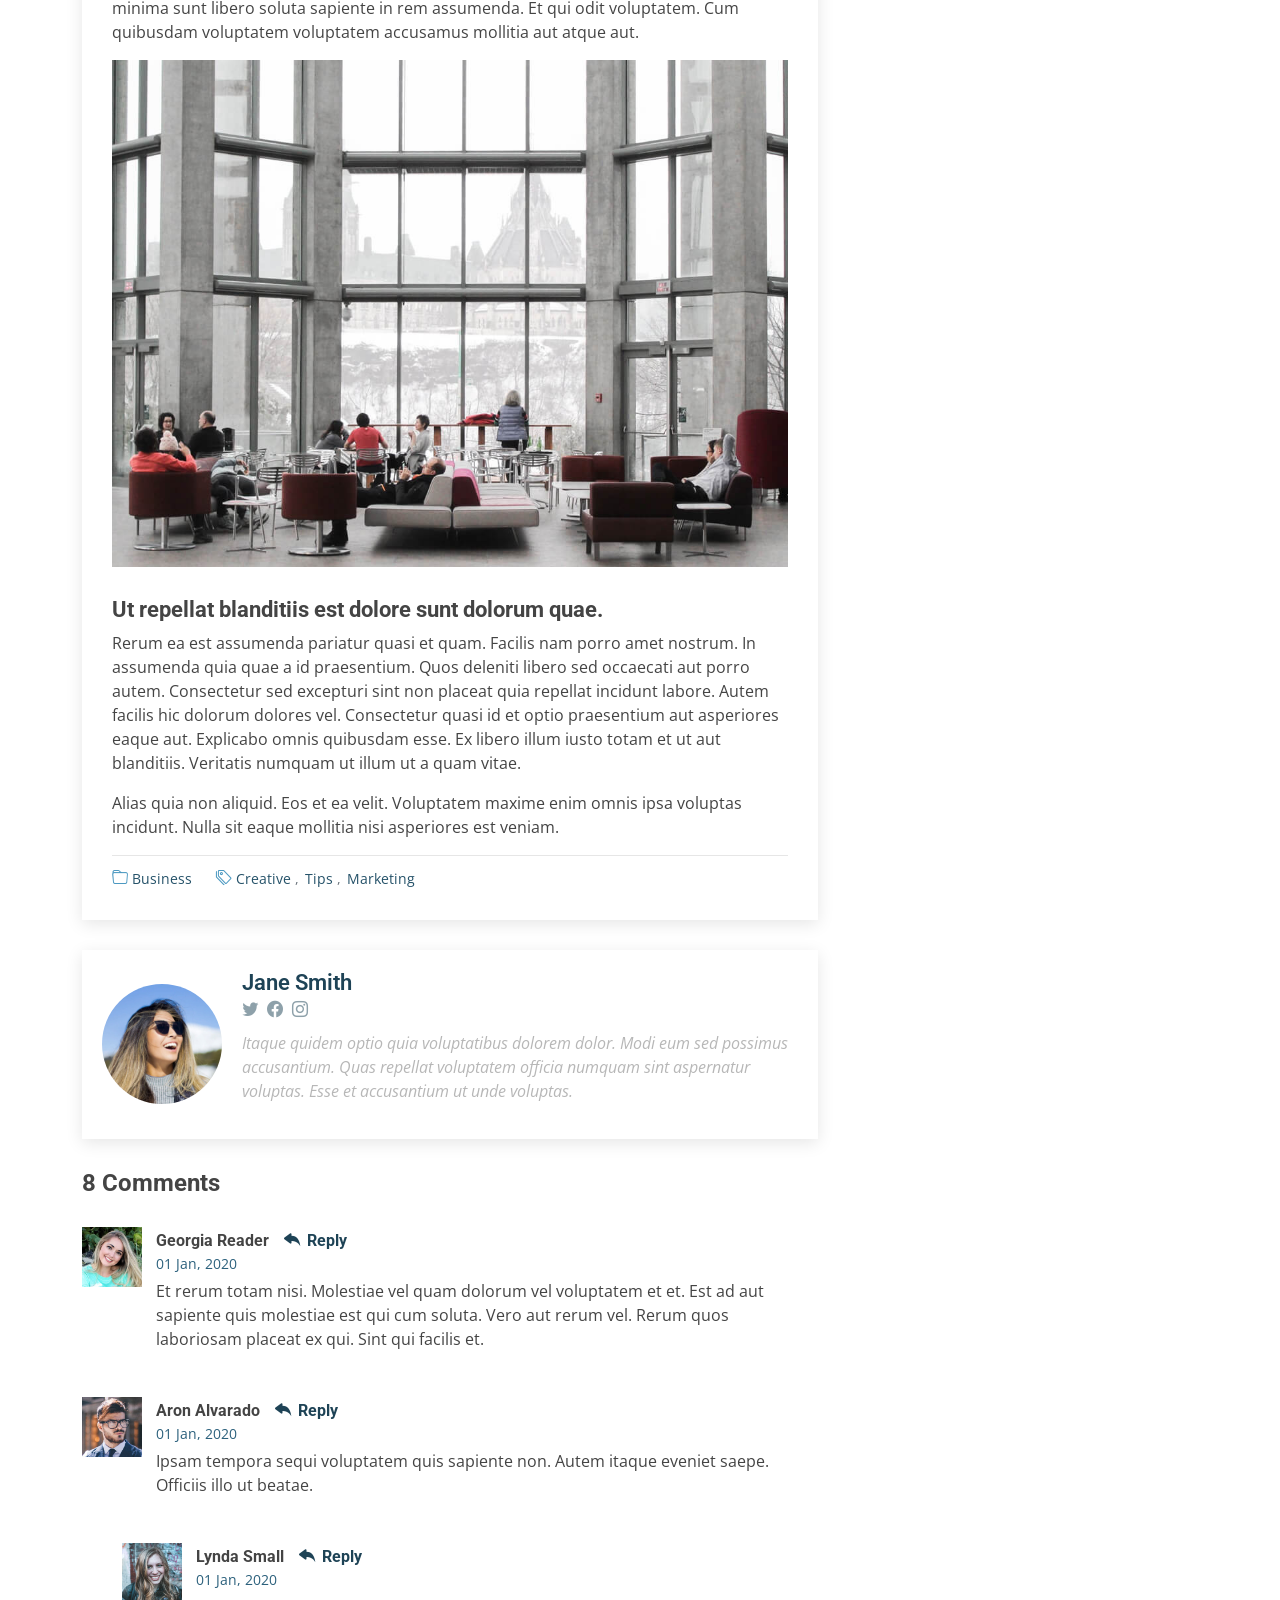
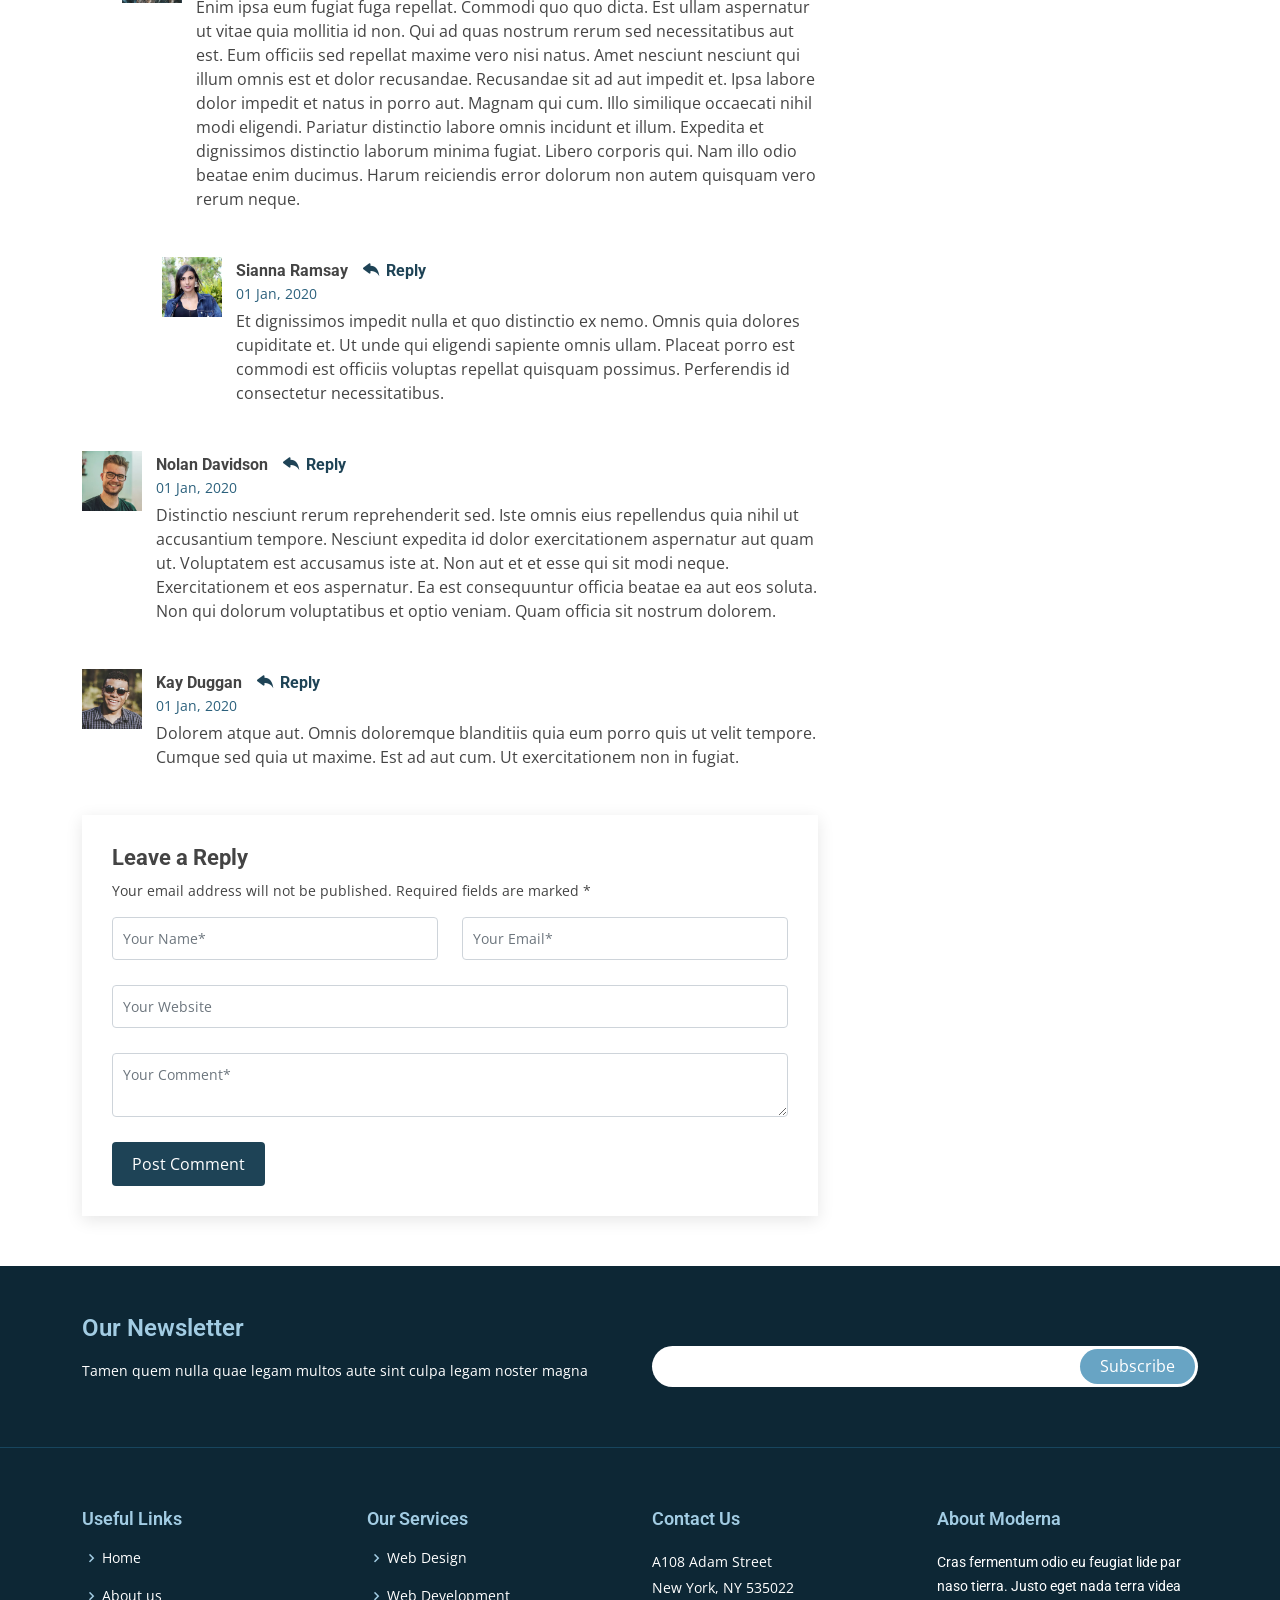
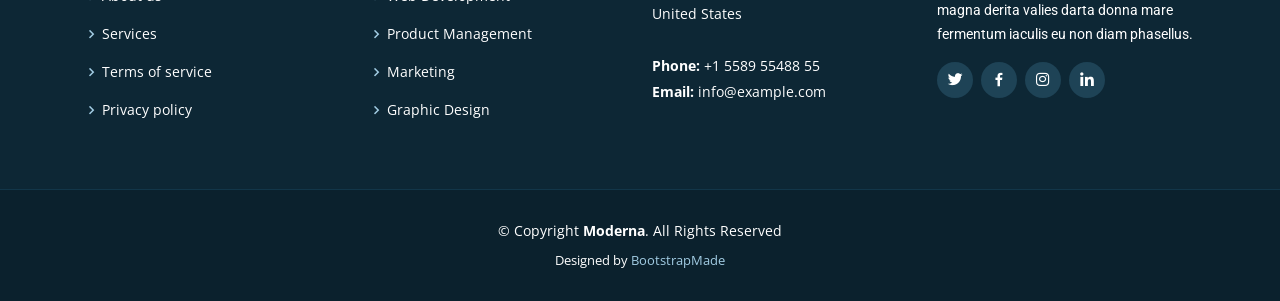
<file: blog-single.html>
<!DOCTYPE html>
<html lang="en">

<head>
  <meta charset="utf-8">
  <meta content="width=device-width, initial-scale=1.0" name="viewport">

  <title>Blog Single - Moderna Bootstrap Template</title>
  <meta content="" name="description">
  <meta content="" name="keywords">

  <!-- Favicons -->
  <link href="assets/img/favicon.png" rel="icon">
  <link href="assets/img/apple-touch-icon.png" rel="apple-touch-icon">

  <!-- Google Fonts -->
  <link href="https://fonts.googleapis.com/css?family=Open+Sans:300,300i,400,400i,600,600i,700,700i|Roboto:300,300i,400,400i,500,500i,700,700i&display=swap" rel="stylesheet">

  <!-- Vendor CSS Files -->
  <link href="assets/vendor/animate.css/animate.min.css" rel="stylesheet">
  <link href="assets/vendor/aos/aos.css" rel="stylesheet">
  <link href="assets/vendor/bootstrap/css/bootstrap.min.css" rel="stylesheet">
  <link href="assets/vendor/bootstrap-icons/bootstrap-icons.css" rel="stylesheet">
  <link href="assets/vendor/boxicons/css/boxicons.min.css" rel="stylesheet">
  <link href="assets/vendor/glightbox/css/glightbox.min.css" rel="stylesheet">
  <link href="assets/vendor/swiper/swiper-bundle.min.css" rel="stylesheet">

  <!-- Template Main CSS File -->
  <link href="assets/css/style.css" rel="stylesheet">

  <!-- =======================================================
  * Template Name: Moderna - v4.1.0
  * Template URL: https://bootstrapmade.com/free-bootstrap-template-corporate-moderna/
  * Author: BootstrapMade.com
  * License: https://bootstrapmade.com/license/
  ======================================================== -->
</head>

<body>

  <!-- ======= Header ======= -->
  <header id="header" class="fixed-top d-flex align-items-center ">
    <div class="container d-flex justify-content-between align-items-center">

      <div class="logo">
        <h1 class="text-light"><a href="index.html"><span>Moderna</span></a></h1>
        <!-- Uncomment below if you prefer to use an image logo -->
        <!-- <a href="index.html"><img src="assets/img/logo.png" alt="" class="img-fluid"></a>-->
      </div>

      <nav id="navbar" class="navbar">
        <ul>
          <li><a class="" href="index.html">Home</a></li>
          <li><a href="about.html">About</a></li>
          <li><a href="services.html">Services</a></li>
          <li><a href="portfolio.html">Portfolio</a></li>
          <li><a href="team.html">Team</a></li>
          <li><a class="active" href="blog.html">Blog</a></li>
          <li class="dropdown"><a href="#"><span>Drop Down</span> <i class="bi bi-chevron-down"></i></a>
            <ul>
              <li><a href="#">Drop Down 1</a></li>
              <li class="dropdown"><a href="#"><span>Deep Drop Down</span> <i class="bi bi-chevron-right"></i></a>
                <ul>
                  <li><a href="#">Deep Drop Down 1</a></li>
                  <li><a href="#">Deep Drop Down 2</a></li>
                  <li><a href="#">Deep Drop Down 3</a></li>
                  <li><a href="#">Deep Drop Down 4</a></li>
                  <li><a href="#">Deep Drop Down 5</a></li>
                </ul>
              </li>
              <li><a href="#">Drop Down 2</a></li>
              <li><a href="#">Drop Down 3</a></li>
              <li><a href="#">Drop Down 4</a></li>
            </ul>
          </li>
          <li><a href="contact.html">Contact Us</a></li>
        </ul>
        <i class="bi bi-list mobile-nav-toggle"></i>
      </nav><!-- .navbar -->

    </div>
  </header><!-- End Header -->

  <main id="main">

    <!-- ======= Blog Section ======= -->
    <section class="breadcrumbs">
      <div class="container">

        <div class="d-flex justify-content-between align-items-center">
          <h2>Blog</h2>

          <ol>
            <li><a href="index.html">Home</a></li>
            <li><a href="blog.html">Blog</a></li>
            <li>Dolorum optio tempore voluptas dignissimos cumque fuga qui quibusdam quia reiciendis</li>
          </ol>
        </div>

      </div>
    </section><!-- End Blog Section -->

    <!-- ======= Blog Single Section ======= -->
    <section id="blog" class="blog">
      <div class="container" data-aos="fade-up">

        <div class="row">

          <div class="col-lg-8 entries">

            <article class="entry entry-single">

              <div class="entry-img">
                <img src="assets/img/blog/blog-1.jpg" alt="" class="img-fluid">
              </div>

              <h2 class="entry-title">
                <a href="blog-single.html">Dolorum optio tempore voluptas dignissimos cumque fuga qui quibusdam quia</a>
              </h2>

              <div class="entry-meta">
                <ul>
                  <li class="d-flex align-items-center"><i class="bi bi-person"></i> <a href="blog-single.html">John Doe</a></li>
                  <li class="d-flex align-items-center"><i class="bi bi-clock"></i> <a href="blog-single.html"><time datetime="2020-01-01">Jan 1, 2020</time></a></li>
                  <li class="d-flex align-items-center"><i class="bi bi-chat-dots"></i> <a href="blog-single.html">12 Comments</a></li>
                </ul>
              </div>

              <div class="entry-content">
                <p>
                  Similique neque nam consequuntur ad non maxime aliquam quas. Quibusdam animi praesentium. Aliquam et laboriosam eius aut nostrum quidem aliquid dicta.
                  Et eveniet enim. Qui velit est ea dolorem doloremque deleniti aperiam unde soluta. Est cum et quod quos aut ut et sit sunt. Voluptate porro consequatur assumenda perferendis dolore.
                </p>

                <p>
                  Sit repellat hic cupiditate hic ut nemo. Quis nihil sunt non reiciendis. Sequi in accusamus harum vel aspernatur. Excepturi numquam nihil cumque odio. Et voluptate cupiditate.
                </p>

                <blockquote>
                  <p>
                    Et vero doloremque tempore voluptatem ratione vel aut. Deleniti sunt animi aut. Aut eos aliquam doloribus minus autem quos.
                  </p>
                </blockquote>

                <p>
                  Sed quo laboriosam qui architecto. Occaecati repellendus omnis dicta inventore tempore provident voluptas mollitia aliquid. Id repellendus quia. Asperiores nihil magni dicta est suscipit perspiciatis. Voluptate ex rerum assumenda dolores nihil quaerat.
                  Dolor porro tempora et quibusdam voluptas. Beatae aut at ad qui tempore corrupti velit quisquam rerum. Omnis dolorum exercitationem harum qui qui blanditiis neque.
                  Iusto autem itaque. Repudiandae hic quae aspernatur ea neque qui. Architecto voluptatem magni. Vel magnam quod et tempora deleniti error rerum nihil tempora.
                </p>

                <h3>Et quae iure vel ut odit alias.</h3>
                <p>
                  Officiis animi maxime nulla quo et harum eum quis a. Sit hic in qui quos fugit ut rerum atque. Optio provident dolores atque voluptatem rem excepturi molestiae qui. Voluptatem laborum omnis ullam quibusdam perspiciatis nulla nostrum. Voluptatum est libero eum nesciunt aliquid qui.
                  Quia et suscipit non sequi. Maxime sed odit. Beatae nesciunt nesciunt accusamus quia aut ratione aspernatur dolor. Sint harum eveniet dicta exercitationem minima. Exercitationem omnis asperiores natus aperiam dolor consequatur id ex sed. Quibusdam rerum dolores sint consequatur quidem ea.
                  Beatae minima sunt libero soluta sapiente in rem assumenda. Et qui odit voluptatem. Cum quibusdam voluptatem voluptatem accusamus mollitia aut atque aut.
                </p>
                <img src="assets/img/blog/blog-inside-post.jpg" class="img-fluid" alt="">

                <h3>Ut repellat blanditiis est dolore sunt dolorum quae.</h3>
                <p>
                  Rerum ea est assumenda pariatur quasi et quam. Facilis nam porro amet nostrum. In assumenda quia quae a id praesentium. Quos deleniti libero sed occaecati aut porro autem. Consectetur sed excepturi sint non placeat quia repellat incidunt labore. Autem facilis hic dolorum dolores vel.
                  Consectetur quasi id et optio praesentium aut asperiores eaque aut. Explicabo omnis quibusdam esse. Ex libero illum iusto totam et ut aut blanditiis. Veritatis numquam ut illum ut a quam vitae.
                </p>
                <p>
                  Alias quia non aliquid. Eos et ea velit. Voluptatem maxime enim omnis ipsa voluptas incidunt. Nulla sit eaque mollitia nisi asperiores est veniam.
                </p>

              </div>

              <div class="entry-footer">
                <i class="bi bi-folder"></i>
                <ul class="cats">
                  <li><a href="#">Business</a></li>
                </ul>

                <i class="bi bi-tags"></i>
                <ul class="tags">
                  <li><a href="#">Creative</a></li>
                  <li><a href="#">Tips</a></li>
                  <li><a href="#">Marketing</a></li>
                </ul>
              </div>

            </article><!-- End blog entry -->

            <div class="blog-author d-flex align-items-center">
              <img src="assets/img/blog/blog-author.jpg" class="rounded-circle float-left" alt="">
              <div>
                <h4>Jane Smith</h4>
                <div class="social-links">
                  <a href="https://twitters.com/#"><i class="bi bi-twitter"></i></a>
                  <a href="https://facebook.com/#"><i class="bi bi-facebook"></i></a>
                  <a href="https://instagram.com/#"><i class="biu bi-instagram"></i></a>
                </div>
                <p>
                  Itaque quidem optio quia voluptatibus dolorem dolor. Modi eum sed possimus accusantium. Quas repellat voluptatem officia numquam sint aspernatur voluptas. Esse et accusantium ut unde voluptas.
                </p>
              </div>
            </div><!-- End blog author bio -->

            <div class="blog-comments">

              <h4 class="comments-count">8 Comments</h4>

              <div id="comment-1" class="comment">
                <div class="d-flex">
                  <div class="comment-img"><img src="assets/img/blog/comments-1.jpg" alt=""></div>
                  <div>
                    <h5><a href="">Georgia Reader</a> <a href="#" class="reply"><i class="bi bi-reply-fill"></i> Reply</a></h5>
                    <time datetime="2020-01-01">01 Jan, 2020</time>
                    <p>
                      Et rerum totam nisi. Molestiae vel quam dolorum vel voluptatem et et. Est ad aut sapiente quis molestiae est qui cum soluta.
                      Vero aut rerum vel. Rerum quos laboriosam placeat ex qui. Sint qui facilis et.
                    </p>
                  </div>
                </div>
              </div><!-- End comment #1 -->

              <div id="comment-2" class="comment">
                <div class="d-flex">
                  <div class="comment-img"><img src="assets/img/blog/comments-2.jpg" alt=""></div>
                  <div>
                    <h5><a href="">Aron Alvarado</a> <a href="#" class="reply"><i class="bi bi-reply-fill"></i> Reply</a></h5>
                    <time datetime="2020-01-01">01 Jan, 2020</time>
                    <p>
                      Ipsam tempora sequi voluptatem quis sapiente non. Autem itaque eveniet saepe. Officiis illo ut beatae.
                    </p>
                  </div>
                </div>

                <div id="comment-reply-1" class="comment comment-reply">
                  <div class="d-flex">
                    <div class="comment-img"><img src="assets/img/blog/comments-3.jpg" alt=""></div>
                    <div>
                      <h5><a href="">Lynda Small</a> <a href="#" class="reply"><i class="bi bi-reply-fill"></i> Reply</a></h5>
                      <time datetime="2020-01-01">01 Jan, 2020</time>
                      <p>
                        Enim ipsa eum fugiat fuga repellat. Commodi quo quo dicta. Est ullam aspernatur ut vitae quia mollitia id non. Qui ad quas nostrum rerum sed necessitatibus aut est. Eum officiis sed repellat maxime vero nisi natus. Amet nesciunt nesciunt qui illum omnis est et dolor recusandae.

                        Recusandae sit ad aut impedit et. Ipsa labore dolor impedit et natus in porro aut. Magnam qui cum. Illo similique occaecati nihil modi eligendi. Pariatur distinctio labore omnis incidunt et illum. Expedita et dignissimos distinctio laborum minima fugiat.

                        Libero corporis qui. Nam illo odio beatae enim ducimus. Harum reiciendis error dolorum non autem quisquam vero rerum neque.
                      </p>
                    </div>
                  </div>

                  <div id="comment-reply-2" class="comment comment-reply">
                    <div class="d-flex">
                      <div class="comment-img"><img src="assets/img/blog/comments-4.jpg" alt=""></div>
                      <div>
                        <h5><a href="">Sianna Ramsay</a> <a href="#" class="reply"><i class="bi bi-reply-fill"></i> Reply</a></h5>
                        <time datetime="2020-01-01">01 Jan, 2020</time>
                        <p>
                          Et dignissimos impedit nulla et quo distinctio ex nemo. Omnis quia dolores cupiditate et. Ut unde qui eligendi sapiente omnis ullam. Placeat porro est commodi est officiis voluptas repellat quisquam possimus. Perferendis id consectetur necessitatibus.
                        </p>
                      </div>
                    </div>

                  </div><!-- End comment reply #2-->

                </div><!-- End comment reply #1-->

              </div><!-- End comment #2-->

              <div id="comment-3" class="comment">
                <div class="d-flex">
                  <div class="comment-img"><img src="assets/img/blog/comments-5.jpg" alt=""></div>
                  <div>
                    <h5><a href="">Nolan Davidson</a> <a href="#" class="reply"><i class="bi bi-reply-fill"></i> Reply</a></h5>
                    <time datetime="2020-01-01">01 Jan, 2020</time>
                    <p>
                      Distinctio nesciunt rerum reprehenderit sed. Iste omnis eius repellendus quia nihil ut accusantium tempore. Nesciunt expedita id dolor exercitationem aspernatur aut quam ut. Voluptatem est accusamus iste at.
                      Non aut et et esse qui sit modi neque. Exercitationem et eos aspernatur. Ea est consequuntur officia beatae ea aut eos soluta. Non qui dolorum voluptatibus et optio veniam. Quam officia sit nostrum dolorem.
                    </p>
                  </div>
                </div>

              </div><!-- End comment #3 -->

              <div id="comment-4" class="comment">
                <div class="d-flex">
                  <div class="comment-img"><img src="assets/img/blog/comments-6.jpg" alt=""></div>
                  <div>
                    <h5><a href="">Kay Duggan</a> <a href="#" class="reply"><i class="bi bi-reply-fill"></i> Reply</a></h5>
                    <time datetime="2020-01-01">01 Jan, 2020</time>
                    <p>
                      Dolorem atque aut. Omnis doloremque blanditiis quia eum porro quis ut velit tempore. Cumque sed quia ut maxime. Est ad aut cum. Ut exercitationem non in fugiat.
                    </p>
                  </div>
                </div>

              </div><!-- End comment #4 -->

              <div class="reply-form">
                <h4>Leave a Reply</h4>
                <p>Your email address will not be published. Required fields are marked * </p>
                <form action="">
                  <div class="row">
                    <div class="col-md-6 form-group">
                      <input name="name" type="text" class="form-control" placeholder="Your Name*">
                    </div>
                    <div class="col-md-6 form-group">
                      <input name="email" type="text" class="form-control" placeholder="Your Email*">
                    </div>
                  </div>
                  <div class="row">
                    <div class="col form-group">
                      <input name="website" type="text" class="form-control" placeholder="Your Website">
                    </div>
                  </div>
                  <div class="row">
                    <div class="col form-group">
                      <textarea name="comment" class="form-control" placeholder="Your Comment*"></textarea>
                    </div>
                  </div>
                  <button type="submit" class="btn btn-primary">Post Comment</button>

                </form>

              </div>

            </div><!-- End blog comments -->

          </div><!-- End blog entries list -->

          <div class="col-lg-4">

            <div class="sidebar">

              <h3 class="sidebar-title">Search</h3>
              <div class="sidebar-item search-form">
                <form action="">
                  <input type="text">
                  <button type="submit"><i class="bi bi-search"></i></button>
                </form>
              </div><!-- End sidebar search formn-->

              <h3 class="sidebar-title">Categories</h3>
              <div class="sidebar-item categories">
                <ul>
                  <li><a href="#">General <span>(25)</span></a></li>
                  <li><a href="#">Lifestyle <span>(12)</span></a></li>
                  <li><a href="#">Travel <span>(5)</span></a></li>
                  <li><a href="#">Design <span>(22)</span></a></li>
                  <li><a href="#">Creative <span>(8)</span></a></li>
                  <li><a href="#">Educaion <span>(14)</span></a></li>
                </ul>
              </div><!-- End sidebar categories-->

              <h3 class="sidebar-title">Recent Posts</h3>
              <div class="sidebar-item recent-posts">
                <div class="post-item clearfix">
                  <img src="assets/img/blog/blog-recent-1.jpg" alt="">
                  <h4><a href="blog-single.html">Nihil blanditiis at in nihil autem</a></h4>
                  <time datetime="2020-01-01">Jan 1, 2020</time>
                </div>

                <div class="post-item clearfix">
                  <img src="assets/img/blog/blog-recent-2.jpg" alt="">
                  <h4><a href="blog-single.html">Quidem autem et impedit</a></h4>
                  <time datetime="2020-01-01">Jan 1, 2020</time>
                </div>

                <div class="post-item clearfix">
                  <img src="assets/img/blog/blog-recent-3.jpg" alt="">
                  <h4><a href="blog-single.html">Id quia et et ut maxime similique occaecati ut</a></h4>
                  <time datetime="2020-01-01">Jan 1, 2020</time>
                </div>

                <div class="post-item clearfix">
                  <img src="assets/img/blog/blog-recent-4.jpg" alt="">
                  <h4><a href="blog-single.html">Laborum corporis quo dara net para</a></h4>
                  <time datetime="2020-01-01">Jan 1, 2020</time>
                </div>

                <div class="post-item clearfix">
                  <img src="assets/img/blog/blog-recent-5.jpg" alt="">
                  <h4><a href="blog-single.html">Et dolores corrupti quae illo quod dolor</a></h4>
                  <time datetime="2020-01-01">Jan 1, 2020</time>
                </div>

              </div><!-- End sidebar recent posts-->

              <h3 class="sidebar-title">Tags</h3>
              <div class="sidebar-item tags">
                <ul>
                  <li><a href="#">App</a></li>
                  <li><a href="#">IT</a></li>
                  <li><a href="#">Business</a></li>
                  <li><a href="#">Mac</a></li>
                  <li><a href="#">Design</a></li>
                  <li><a href="#">Office</a></li>
                  <li><a href="#">Creative</a></li>
                  <li><a href="#">Studio</a></li>
                  <li><a href="#">Smart</a></li>
                  <li><a href="#">Tips</a></li>
                  <li><a href="#">Marketing</a></li>
                </ul>
              </div><!-- End sidebar tags-->

            </div><!-- End sidebar -->

          </div><!-- End blog sidebar -->

        </div>

      </div>
    </section><!-- End Blog Single Section -->

  </main><!-- End #main -->

  <!-- ======= Footer ======= -->
  <footer id="footer" data-aos="fade-up" data-aos-easing="ease-in-out" data-aos-duration="500">

    <div class="footer-newsletter">
      <div class="container">
        <div class="row">
          <div class="col-lg-6">
            <h4>Our Newsletter</h4>
            <p>Tamen quem nulla quae legam multos aute sint culpa legam noster magna</p>
          </div>
          <div class="col-lg-6">
            <form action="" method="post">
              <input type="email" name="email"><input type="submit" value="Subscribe">
            </form>
          </div>
        </div>
      </div>
    </div>

    <div class="footer-top">
      <div class="container">
        <div class="row">

          <div class="col-lg-3 col-md-6 footer-links">
            <h4>Useful Links</h4>
            <ul>
              <li><i class="bx bx-chevron-right"></i> <a href="#">Home</a></li>
              <li><i class="bx bx-chevron-right"></i> <a href="#">About us</a></li>
              <li><i class="bx bx-chevron-right"></i> <a href="#">Services</a></li>
              <li><i class="bx bx-chevron-right"></i> <a href="#">Terms of service</a></li>
              <li><i class="bx bx-chevron-right"></i> <a href="#">Privacy policy</a></li>
            </ul>
          </div>

          <div class="col-lg-3 col-md-6 footer-links">
            <h4>Our Services</h4>
            <ul>
              <li><i class="bx bx-chevron-right"></i> <a href="#">Web Design</a></li>
              <li><i class="bx bx-chevron-right"></i> <a href="#">Web Development</a></li>
              <li><i class="bx bx-chevron-right"></i> <a href="#">Product Management</a></li>
              <li><i class="bx bx-chevron-right"></i> <a href="#">Marketing</a></li>
              <li><i class="bx bx-chevron-right"></i> <a href="#">Graphic Design</a></li>
            </ul>
          </div>

          <div class="col-lg-3 col-md-6 footer-contact">
            <h4>Contact Us</h4>
            <p>
              A108 Adam Street <br>
              New York, NY 535022<br>
              United States <br><br>
              <strong>Phone:</strong> +1 5589 55488 55<br>
              <strong>Email:</strong> info@example.com<br>
            </p>

          </div>

          <div class="col-lg-3 col-md-6 footer-info">
            <h3>About Moderna</h3>
            <p>Cras fermentum odio eu feugiat lide par naso tierra. Justo eget nada terra videa magna derita valies darta donna mare fermentum iaculis eu non diam phasellus.</p>
            <div class="social-links mt-3">
              <a href="#" class="twitter"><i class="bx bxl-twitter"></i></a>
              <a href="#" class="facebook"><i class="bx bxl-facebook"></i></a>
              <a href="#" class="instagram"><i class="bx bxl-instagram"></i></a>
              <a href="#" class="linkedin"><i class="bx bxl-linkedin"></i></a>
            </div>
          </div>

        </div>
      </div>
    </div>

    <div class="container">
      <div class="copyright">
        &copy; Copyright <strong><span>Moderna</span></strong>. All Rights Reserved
      </div>
      <div class="credits">
        <!-- All the links in the footer should remain intact. -->
        <!-- You can delete the links only if you purchased the pro version. -->
        <!-- Licensing information: https://bootstrapmade.com/license/ -->
        <!-- Purchase the pro version with working PHP/AJAX contact form: https://bootstrapmade.com/free-bootstrap-template-corporate-moderna/ -->
        Designed by <a href="https://bootstrapmade.com/">BootstrapMade</a>
      </div>
    </div>
  </footer><!-- End Footer -->

  <a href="#" class="back-to-top d-flex align-items-center justify-content-center"><i class="bi bi-arrow-up-short"></i></a>

  <!-- Vendor JS Files -->
  <script src="assets/vendor/aos/aos.js"></script>
  <script src="assets/vendor/bootstrap/js/bootstrap.bundle.min.js"></script>
  <script src="assets/vendor/glightbox/js/glightbox.min.js"></script>
  <script src="assets/vendor/isotope-layout/isotope.pkgd.min.js"></script>
  <script src="assets/vendor/php-email-form/validate.js"></script>
  <script src="assets/vendor/purecounter/purecounter.js"></script>
  <script src="assets/vendor/swiper/swiper-bundle.min.js"></script>
  <script src="assets/vendor/waypoints/noframework.waypoints.js"></script>

  <!-- Template Main JS File -->
  <script src="assets/js/main.js"></script>

</body>

</html>
</file>
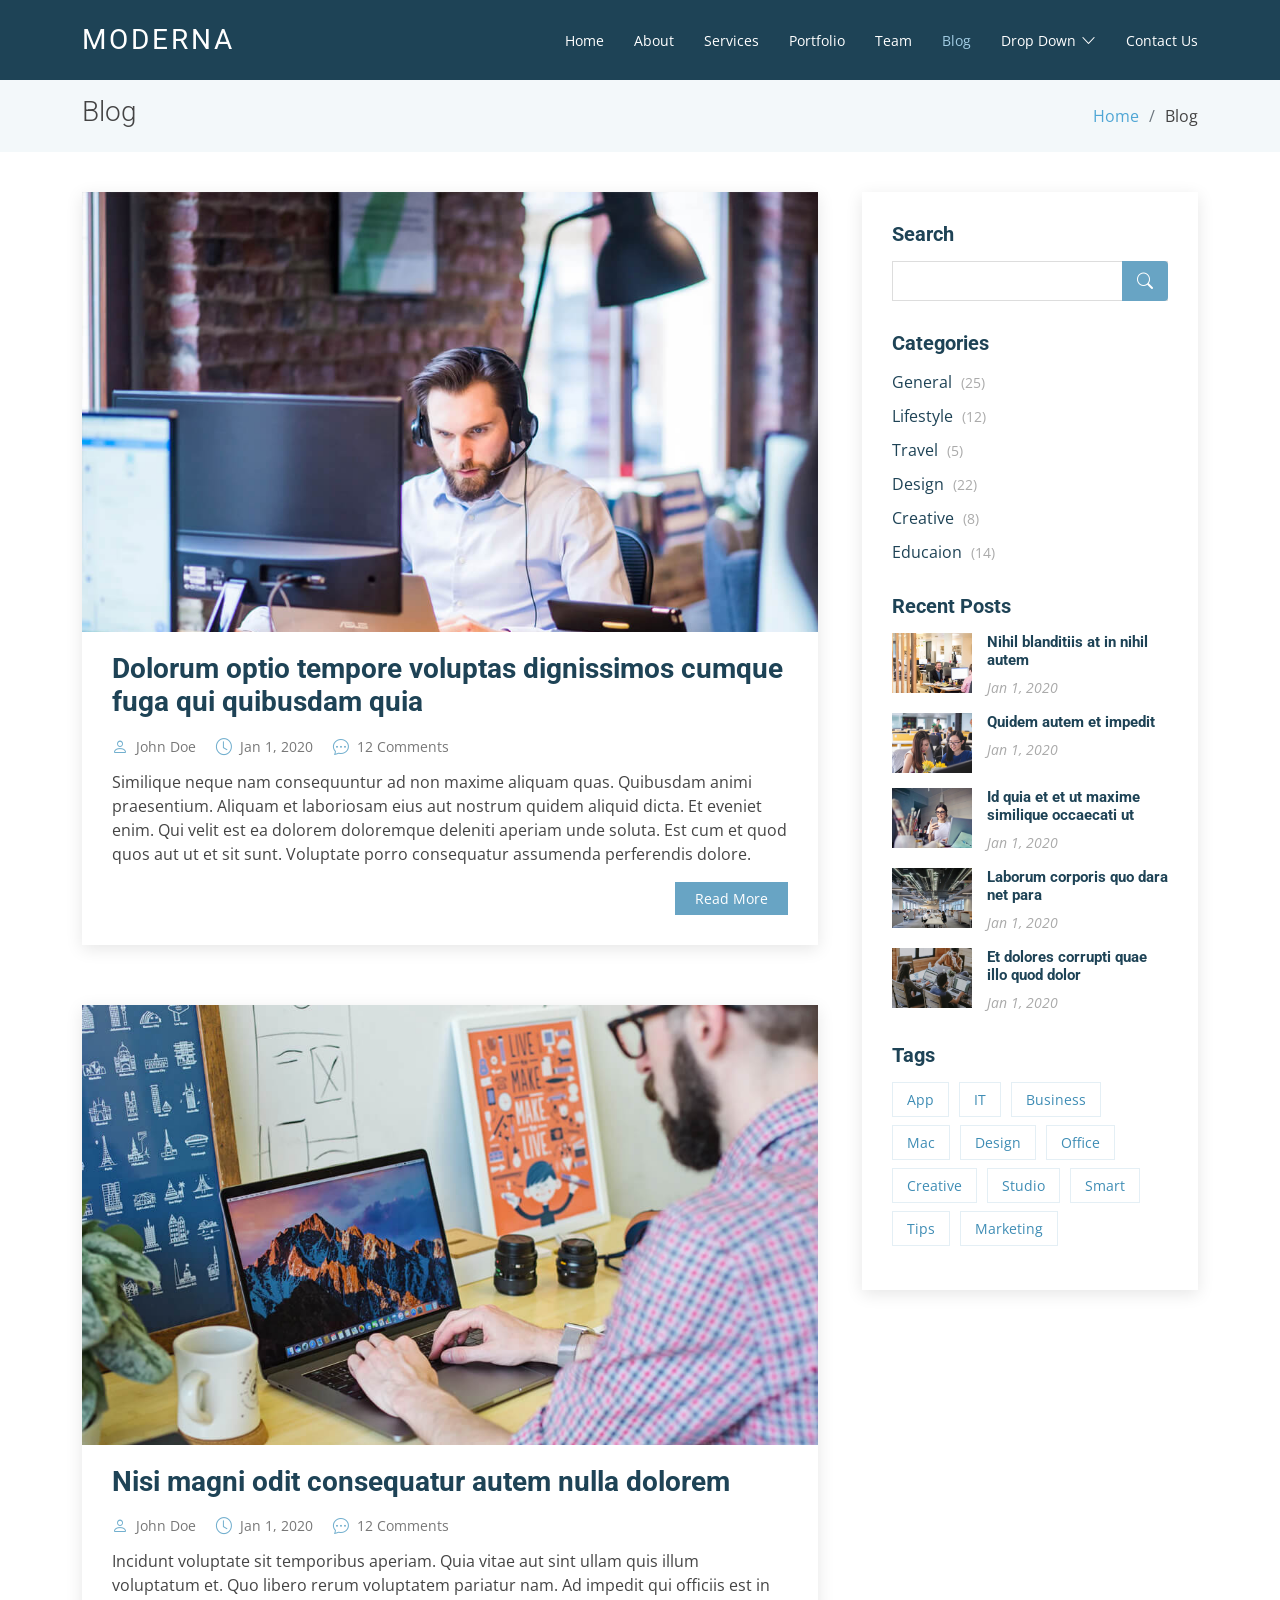
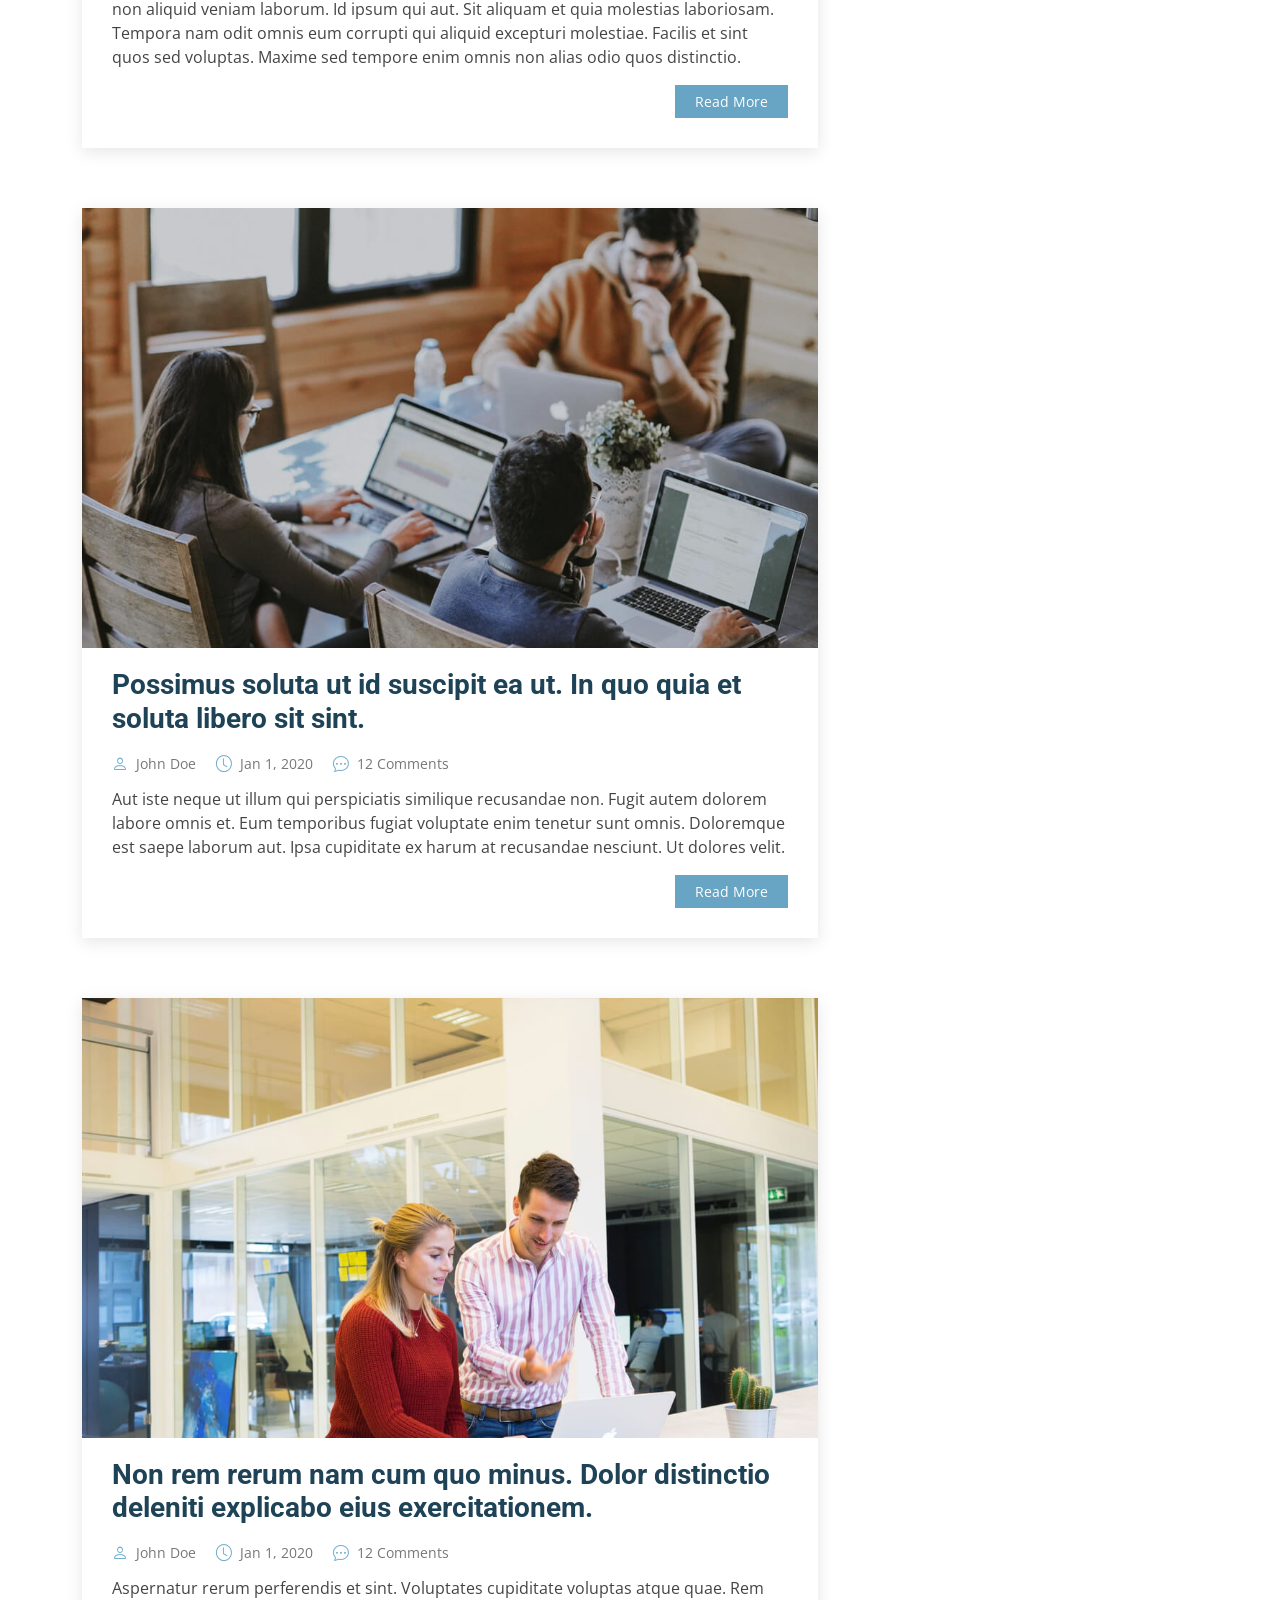
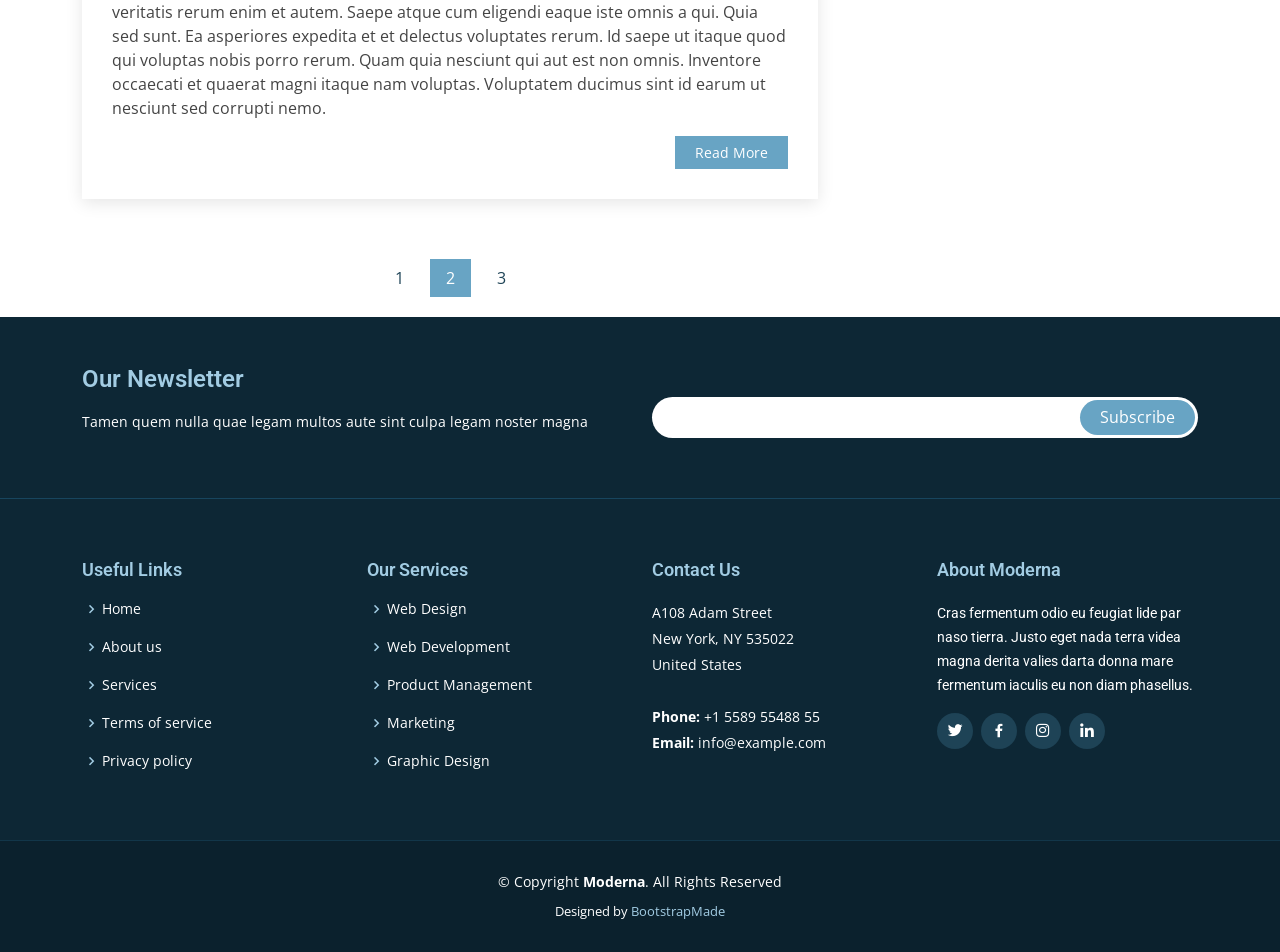
<file: blog.html>
<!DOCTYPE html>
<html lang="en">

<head>
  <meta charset="utf-8">
  <meta content="width=device-width, initial-scale=1.0" name="viewport">

  <title>Blog - Moderna Bootstrap Template</title>
  <meta content="" name="description">
  <meta content="" name="keywords">

  <!-- Favicons -->
  <link href="assets/img/favicon.png" rel="icon">
  <link href="assets/img/apple-touch-icon.png" rel="apple-touch-icon">

  <!-- Google Fonts -->
  <link href="https://fonts.googleapis.com/css?family=Open+Sans:300,300i,400,400i,600,600i,700,700i|Roboto:300,300i,400,400i,500,500i,700,700i&display=swap" rel="stylesheet">

  <!-- Vendor CSS Files -->
  <link href="assets/vendor/animate.css/animate.min.css" rel="stylesheet">
  <link href="assets/vendor/aos/aos.css" rel="stylesheet">
  <link href="assets/vendor/bootstrap/css/bootstrap.min.css" rel="stylesheet">
  <link href="assets/vendor/bootstrap-icons/bootstrap-icons.css" rel="stylesheet">
  <link href="assets/vendor/boxicons/css/boxicons.min.css" rel="stylesheet">
  <link href="assets/vendor/glightbox/css/glightbox.min.css" rel="stylesheet">
  <link href="assets/vendor/swiper/swiper-bundle.min.css" rel="stylesheet">

  <!-- Template Main CSS File -->
  <link href="assets/css/style.css" rel="stylesheet">

  <!-- =======================================================
  * Template Name: Moderna - v4.1.0
  * Template URL: https://bootstrapmade.com/free-bootstrap-template-corporate-moderna/
  * Author: BootstrapMade.com
  * License: https://bootstrapmade.com/license/
  ======================================================== -->
</head>

<body>

  <!-- ======= Header ======= -->
  <header id="header" class="fixed-top d-flex align-items-center ">
    <div class="container d-flex justify-content-between align-items-center">

      <div class="logo">
        <h1 class="text-light"><a href="index.html"><span>Moderna</span></a></h1>
        <!-- Uncomment below if you prefer to use an image logo -->
        <!-- <a href="index.html"><img src="assets/img/logo.png" alt="" class="img-fluid"></a>-->
      </div>

      <nav id="navbar" class="navbar">
        <ul>
          <li><a class="" href="index.html">Home</a></li>
          <li><a href="about.html">About</a></li>
          <li><a href="services.html">Services</a></li>
          <li><a href="portfolio.html">Portfolio</a></li>
          <li><a href="team.html">Team</a></li>
          <li><a class="active" href="blog.html">Blog</a></li>
          <li class="dropdown"><a href="#"><span>Drop Down</span> <i class="bi bi-chevron-down"></i></a>
            <ul>
              <li><a href="#">Drop Down 1</a></li>
              <li class="dropdown"><a href="#"><span>Deep Drop Down</span> <i class="bi bi-chevron-right"></i></a>
                <ul>
                  <li><a href="#">Deep Drop Down 1</a></li>
                  <li><a href="#">Deep Drop Down 2</a></li>
                  <li><a href="#">Deep Drop Down 3</a></li>
                  <li><a href="#">Deep Drop Down 4</a></li>
                  <li><a href="#">Deep Drop Down 5</a></li>
                </ul>
              </li>
              <li><a href="#">Drop Down 2</a></li>
              <li><a href="#">Drop Down 3</a></li>
              <li><a href="#">Drop Down 4</a></li>
            </ul>
          </li>
          <li><a href="contact.html">Contact Us</a></li>
        </ul>
        <i class="bi bi-list mobile-nav-toggle"></i>
      </nav><!-- .navbar -->

    </div>
  </header><!-- End Header -->

  <main id="main">

    <!-- ======= Blog Section ======= -->
    <section class="breadcrumbs">
      <div class="container">

        <div class="d-flex justify-content-between align-items-center">
          <h2>Blog</h2>

          <ol>
            <li><a href="index.html">Home</a></li>
            <li>Blog</li>
          </ol>
        </div>

      </div>
    </section><!-- End Blog Section -->

    <!-- ======= Blog Section ======= -->
    <section id="blog" class="blog">
      <div class="container" data-aos="fade-up">

        <div class="row">

          <div class="col-lg-8 entries">

            <article class="entry">

              <div class="entry-img">
                <img src="assets/img/blog/blog-1.jpg" alt="" class="img-fluid">
              </div>

              <h2 class="entry-title">
                <a href="blog-single.html">Dolorum optio tempore voluptas dignissimos cumque fuga qui quibusdam quia</a>
              </h2>

              <div class="entry-meta">
                <ul>
                  <li class="d-flex align-items-center"><i class="bi bi-person"></i> <a href="blog-single.html">John Doe</a></li>
                  <li class="d-flex align-items-center"><i class="bi bi-clock"></i> <a href="blog-single.html"><time datetime="2020-01-01">Jan 1, 2020</time></a></li>
                  <li class="d-flex align-items-center"><i class="bi bi-chat-dots"></i> <a href="blog-single.html">12 Comments</a></li>
                </ul>
              </div>

              <div class="entry-content">
                <p>
                  Similique neque nam consequuntur ad non maxime aliquam quas. Quibusdam animi praesentium. Aliquam et laboriosam eius aut nostrum quidem aliquid dicta.
                  Et eveniet enim. Qui velit est ea dolorem doloremque deleniti aperiam unde soluta. Est cum et quod quos aut ut et sit sunt. Voluptate porro consequatur assumenda perferendis dolore.
                </p>
                <div class="read-more">
                  <a href="blog-single.html">Read More</a>
                </div>
              </div>

            </article><!-- End blog entry -->

            <article class="entry">

              <div class="entry-img">
                <img src="assets/img/blog/blog-2.jpg" alt="" class="img-fluid">
              </div>

              <h2 class="entry-title">
                <a href="blog-single.html">Nisi magni odit consequatur autem nulla dolorem</a>
              </h2>

              <div class="entry-meta">
                <ul>
                  <li class="d-flex align-items-center"><i class="bi bi-person"></i> <a href="blog-single.html">John Doe</a></li>
                  <li class="d-flex align-items-center"><i class="bi bi-clock"></i> <a href="blog-single.html"><time datetime="2020-01-01">Jan 1, 2020</time></a></li>
                  <li class="d-flex align-items-center"><i class="bi bi-chat-dots"></i> <a href="blog-single.html">12 Comments</a></li>
                </ul>
              </div>

              <div class="entry-content">
                <p>
                  Incidunt voluptate sit temporibus aperiam. Quia vitae aut sint ullam quis illum voluptatum et. Quo libero rerum voluptatem pariatur nam.
                  Ad impedit qui officiis est in non aliquid veniam laborum. Id ipsum qui aut. Sit aliquam et quia molestias laboriosam. Tempora nam odit omnis eum corrupti qui aliquid excepturi molestiae. Facilis et sint quos sed voluptas. Maxime sed tempore enim omnis non alias odio quos distinctio.
                </p>
                <div class="read-more">
                  <a href="blog-single.html">Read More</a>
                </div>
              </div>

            </article><!-- End blog entry -->

            <article class="entry">

              <div class="entry-img">
                <img src="assets/img/blog/blog-3.jpg" alt="" class="img-fluid">
              </div>

              <h2 class="entry-title">
                <a href="blog-single.html">Possimus soluta ut id suscipit ea ut. In quo quia et soluta libero sit sint.</a>
              </h2>

              <div class="entry-meta">
                <ul>
                  <li class="d-flex align-items-center"><i class="bi bi-person"></i> <a href="blog-single.html">John Doe</a></li>
                  <li class="d-flex align-items-center"><i class="bi bi-clock"></i> <a href="blog-single.html"><time datetime="2020-01-01">Jan 1, 2020</time></a></li>
                  <li class="d-flex align-items-center"><i class="bi bi-chat-dots"></i> <a href="blog-single.html">12 Comments</a></li>
                </ul>
              </div>

              <div class="entry-content">
                <p>
                  Aut iste neque ut illum qui perspiciatis similique recusandae non. Fugit autem dolorem labore omnis et. Eum temporibus fugiat voluptate enim tenetur sunt omnis.
                  Doloremque est saepe laborum aut. Ipsa cupiditate ex harum at recusandae nesciunt. Ut dolores velit.
                </p>
                <div class="read-more">
                  <a href="blog-single.html">Read More</a>
                </div>
              </div>

            </article><!-- End blog entry -->

            <article class="entry">

              <div class="entry-img">
                <img src="assets/img/blog/blog-4.jpg" alt="" class="img-fluid">
              </div>

              <h2 class="entry-title">
                <a href="blog-single.html">Non rem rerum nam cum quo minus. Dolor distinctio deleniti explicabo eius exercitationem.</a>
              </h2>

              <div class="entry-meta">
                <ul>
                  <li class="d-flex align-items-center"><i class="bi bi-person"></i> <a href="blog-single.html">John Doe</a></li>
                  <li class="d-flex align-items-center"><i class="bi bi-clock"></i> <a href="blog-single.html"><time datetime="2020-01-01">Jan 1, 2020</time></a></li>
                  <li class="d-flex align-items-center"><i class="bi bi-chat-dots"></i> <a href="blog-single.html">12 Comments</a></li>
                </ul>
              </div>

              <div class="entry-content">
                <p>
                  Aspernatur rerum perferendis et sint. Voluptates cupiditate voluptas atque quae. Rem veritatis rerum enim et autem. Saepe atque cum eligendi eaque iste omnis a qui.
                  Quia sed sunt. Ea asperiores expedita et et delectus voluptates rerum. Id saepe ut itaque quod qui voluptas nobis porro rerum. Quam quia nesciunt qui aut est non omnis. Inventore occaecati et quaerat magni itaque nam voluptas. Voluptatem ducimus sint id earum ut nesciunt sed corrupti nemo.
                </p>
                <div class="read-more">
                  <a href="blog-single.html">Read More</a>
                </div>
              </div>

            </article><!-- End blog entry -->

            <div class="blog-pagination">
              <ul class="justify-content-center">
                <li><a href="#">1</a></li>
                <li class="active"><a href="#">2</a></li>
                <li><a href="#">3</a></li>
              </ul>
            </div>

          </div><!-- End blog entries list -->

          <div class="col-lg-4">

            <div class="sidebar">

              <h3 class="sidebar-title">Search</h3>
              <div class="sidebar-item search-form">
                <form action="">
                  <input type="text">
                  <button type="submit"><i class="bi bi-search"></i></button>
                </form>
              </div><!-- End sidebar search formn-->

              <h3 class="sidebar-title">Categories</h3>
              <div class="sidebar-item categories">
                <ul>
                  <li><a href="#">General <span>(25)</span></a></li>
                  <li><a href="#">Lifestyle <span>(12)</span></a></li>
                  <li><a href="#">Travel <span>(5)</span></a></li>
                  <li><a href="#">Design <span>(22)</span></a></li>
                  <li><a href="#">Creative <span>(8)</span></a></li>
                  <li><a href="#">Educaion <span>(14)</span></a></li>
                </ul>
              </div><!-- End sidebar categories-->

              <h3 class="sidebar-title">Recent Posts</h3>
              <div class="sidebar-item recent-posts">
                <div class="post-item clearfix">
                  <img src="assets/img/blog/blog-recent-1.jpg" alt="">
                  <h4><a href="blog-single.html">Nihil blanditiis at in nihil autem</a></h4>
                  <time datetime="2020-01-01">Jan 1, 2020</time>
                </div>

                <div class="post-item clearfix">
                  <img src="assets/img/blog/blog-recent-2.jpg" alt="">
                  <h4><a href="blog-single.html">Quidem autem et impedit</a></h4>
                  <time datetime="2020-01-01">Jan 1, 2020</time>
                </div>

                <div class="post-item clearfix">
                  <img src="assets/img/blog/blog-recent-3.jpg" alt="">
                  <h4><a href="blog-single.html">Id quia et et ut maxime similique occaecati ut</a></h4>
                  <time datetime="2020-01-01">Jan 1, 2020</time>
                </div>

                <div class="post-item clearfix">
                  <img src="assets/img/blog/blog-recent-4.jpg" alt="">
                  <h4><a href="blog-single.html">Laborum corporis quo dara net para</a></h4>
                  <time datetime="2020-01-01">Jan 1, 2020</time>
                </div>

                <div class="post-item clearfix">
                  <img src="assets/img/blog/blog-recent-5.jpg" alt="">
                  <h4><a href="blog-single.html">Et dolores corrupti quae illo quod dolor</a></h4>
                  <time datetime="2020-01-01">Jan 1, 2020</time>
                </div>

              </div><!-- End sidebar recent posts-->

              <h3 class="sidebar-title">Tags</h3>
              <div class="sidebar-item tags">
                <ul>
                  <li><a href="#">App</a></li>
                  <li><a href="#">IT</a></li>
                  <li><a href="#">Business</a></li>
                  <li><a href="#">Mac</a></li>
                  <li><a href="#">Design</a></li>
                  <li><a href="#">Office</a></li>
                  <li><a href="#">Creative</a></li>
                  <li><a href="#">Studio</a></li>
                  <li><a href="#">Smart</a></li>
                  <li><a href="#">Tips</a></li>
                  <li><a href="#">Marketing</a></li>
                </ul>
              </div><!-- End sidebar tags-->

            </div><!-- End sidebar -->

          </div><!-- End blog sidebar -->

        </div>

      </div>
    </section><!-- End Blog Section -->

  </main><!-- End #main -->

  <!-- ======= Footer ======= -->
  <footer id="footer" data-aos="fade-up" data-aos-easing="ease-in-out" data-aos-duration="500">

    <div class="footer-newsletter">
      <div class="container">
        <div class="row">
          <div class="col-lg-6">
            <h4>Our Newsletter</h4>
            <p>Tamen quem nulla quae legam multos aute sint culpa legam noster magna</p>
          </div>
          <div class="col-lg-6">
            <form action="" method="post">
              <input type="email" name="email"><input type="submit" value="Subscribe">
            </form>
          </div>
        </div>
      </div>
    </div>

    <div class="footer-top">
      <div class="container">
        <div class="row">

          <div class="col-lg-3 col-md-6 footer-links">
            <h4>Useful Links</h4>
            <ul>
              <li><i class="bx bx-chevron-right"></i> <a href="#">Home</a></li>
              <li><i class="bx bx-chevron-right"></i> <a href="#">About us</a></li>
              <li><i class="bx bx-chevron-right"></i> <a href="#">Services</a></li>
              <li><i class="bx bx-chevron-right"></i> <a href="#">Terms of service</a></li>
              <li><i class="bx bx-chevron-right"></i> <a href="#">Privacy policy</a></li>
            </ul>
          </div>

          <div class="col-lg-3 col-md-6 footer-links">
            <h4>Our Services</h4>
            <ul>
              <li><i class="bx bx-chevron-right"></i> <a href="#">Web Design</a></li>
              <li><i class="bx bx-chevron-right"></i> <a href="#">Web Development</a></li>
              <li><i class="bx bx-chevron-right"></i> <a href="#">Product Management</a></li>
              <li><i class="bx bx-chevron-right"></i> <a href="#">Marketing</a></li>
              <li><i class="bx bx-chevron-right"></i> <a href="#">Graphic Design</a></li>
            </ul>
          </div>

          <div class="col-lg-3 col-md-6 footer-contact">
            <h4>Contact Us</h4>
            <p>
              A108 Adam Street <br>
              New York, NY 535022<br>
              United States <br><br>
              <strong>Phone:</strong> +1 5589 55488 55<br>
              <strong>Email:</strong> info@example.com<br>
            </p>

          </div>

          <div class="col-lg-3 col-md-6 footer-info">
            <h3>About Moderna</h3>
            <p>Cras fermentum odio eu feugiat lide par naso tierra. Justo eget nada terra videa magna derita valies darta donna mare fermentum iaculis eu non diam phasellus.</p>
            <div class="social-links mt-3">
              <a href="#" class="twitter"><i class="bx bxl-twitter"></i></a>
              <a href="#" class="facebook"><i class="bx bxl-facebook"></i></a>
              <a href="#" class="instagram"><i class="bx bxl-instagram"></i></a>
              <a href="#" class="linkedin"><i class="bx bxl-linkedin"></i></a>
            </div>
          </div>

        </div>
      </div>
    </div>

    <div class="container">
      <div class="copyright">
        &copy; Copyright <strong><span>Moderna</span></strong>. All Rights Reserved
      </div>
      <div class="credits">
        <!-- All the links in the footer should remain intact. -->
        <!-- You can delete the links only if you purchased the pro version. -->
        <!-- Licensing information: https://bootstrapmade.com/license/ -->
        <!-- Purchase the pro version with working PHP/AJAX contact form: https://bootstrapmade.com/free-bootstrap-template-corporate-moderna/ -->
        Designed by <a href="https://bootstrapmade.com/">BootstrapMade</a>
      </div>
    </div>
  </footer><!-- End Footer -->

  <a href="#" class="back-to-top d-flex align-items-center justify-content-center"><i class="bi bi-arrow-up-short"></i></a>

  <!-- Vendor JS Files -->
  <script src="assets/vendor/aos/aos.js"></script>
  <script src="assets/vendor/bootstrap/js/bootstrap.bundle.min.js"></script>
  <script src="assets/vendor/glightbox/js/glightbox.min.js"></script>
  <script src="assets/vendor/isotope-layout/isotope.pkgd.min.js"></script>
  <script src="assets/vendor/php-email-form/validate.js"></script>
  <script src="assets/vendor/purecounter/purecounter.js"></script>
  <script src="assets/vendor/swiper/swiper-bundle.min.js"></script>
  <script src="assets/vendor/waypoints/noframework.waypoints.js"></script>

  <!-- Template Main JS File -->
  <script src="assets/js/main.js"></script>

</body>

</html>
</file>
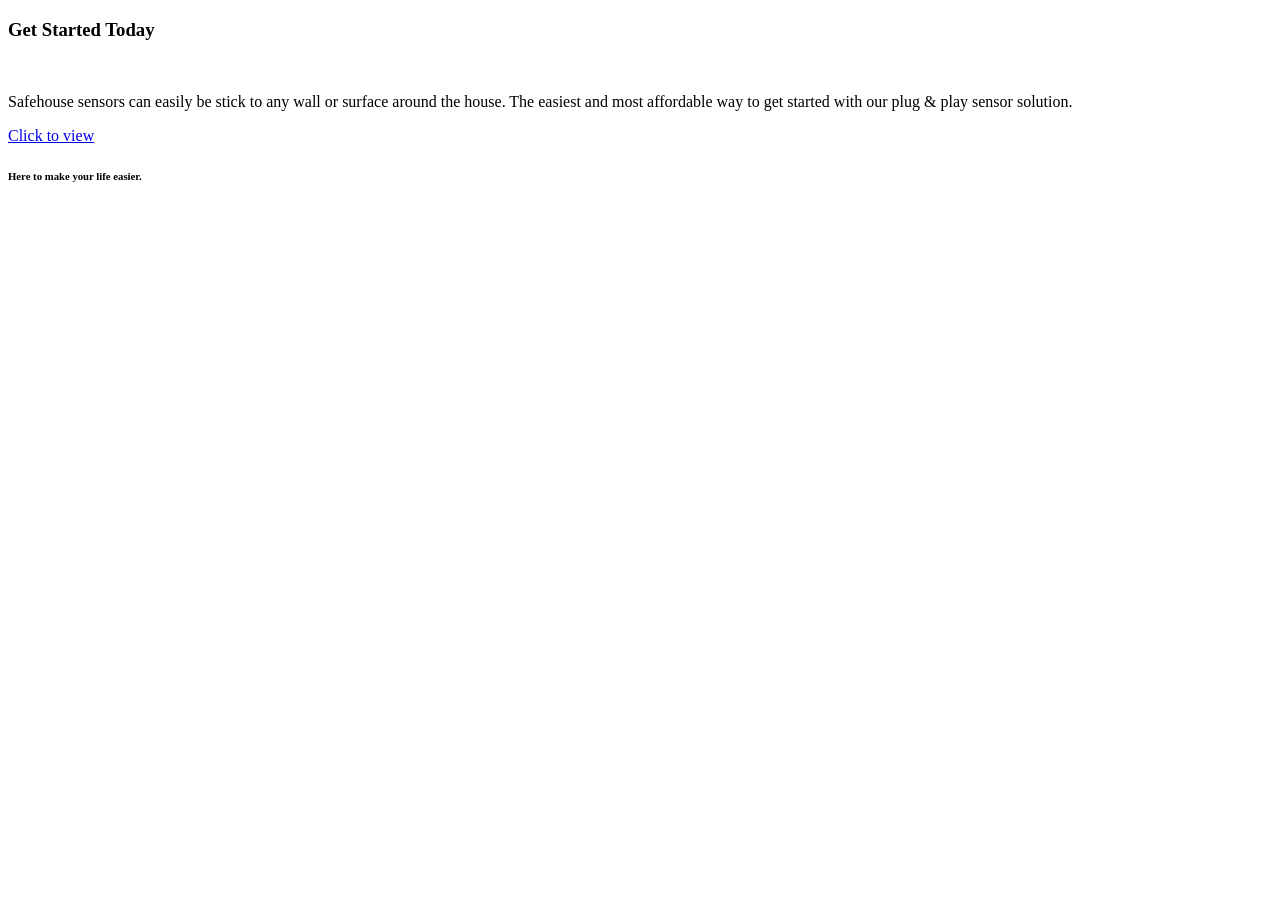
<file: call-to-action.html>
<!DOCTYPE html>
<!--
To change this license header, choose License Headers in Project Properties.
To change this template file, choose Tools | Templates
and open the template in the editor.
-->
<html>
    <head>
        <title>TODO supply a title</title>
        <meta charset="UTF-8">
        <meta name="viewport" content="width=device-width, initial-scale=1.0">
    </head>
    <body>
        
        
        <section id="cta" class="cta" data-aos="fade-up" date-aos-delay="200">
            <div class="container">

                <div class="row">
                    <div class="col-lg-9 text-lg-left">
                        <h3 class="">Get Started Today</h3>
                         <br>
                        <p>Safehouse sensors can easily be stick to any wall or surface around the house. The easiest and most affordable way to get started with our plug & play sensor solution.</p>
                    </div>
                        <div class="col-lg-3 cta-btn-container text-center">
                          <a class="solution-get-started align-middle" href="shop.html">Click to view</a>
                        </div>
                    </div>
                <h6 class="text-white pb-0 mb-0 mt-4">Here to make your life easier.</h6>

            </div>
        </section>
        
        
    </body>
</html>
</file>
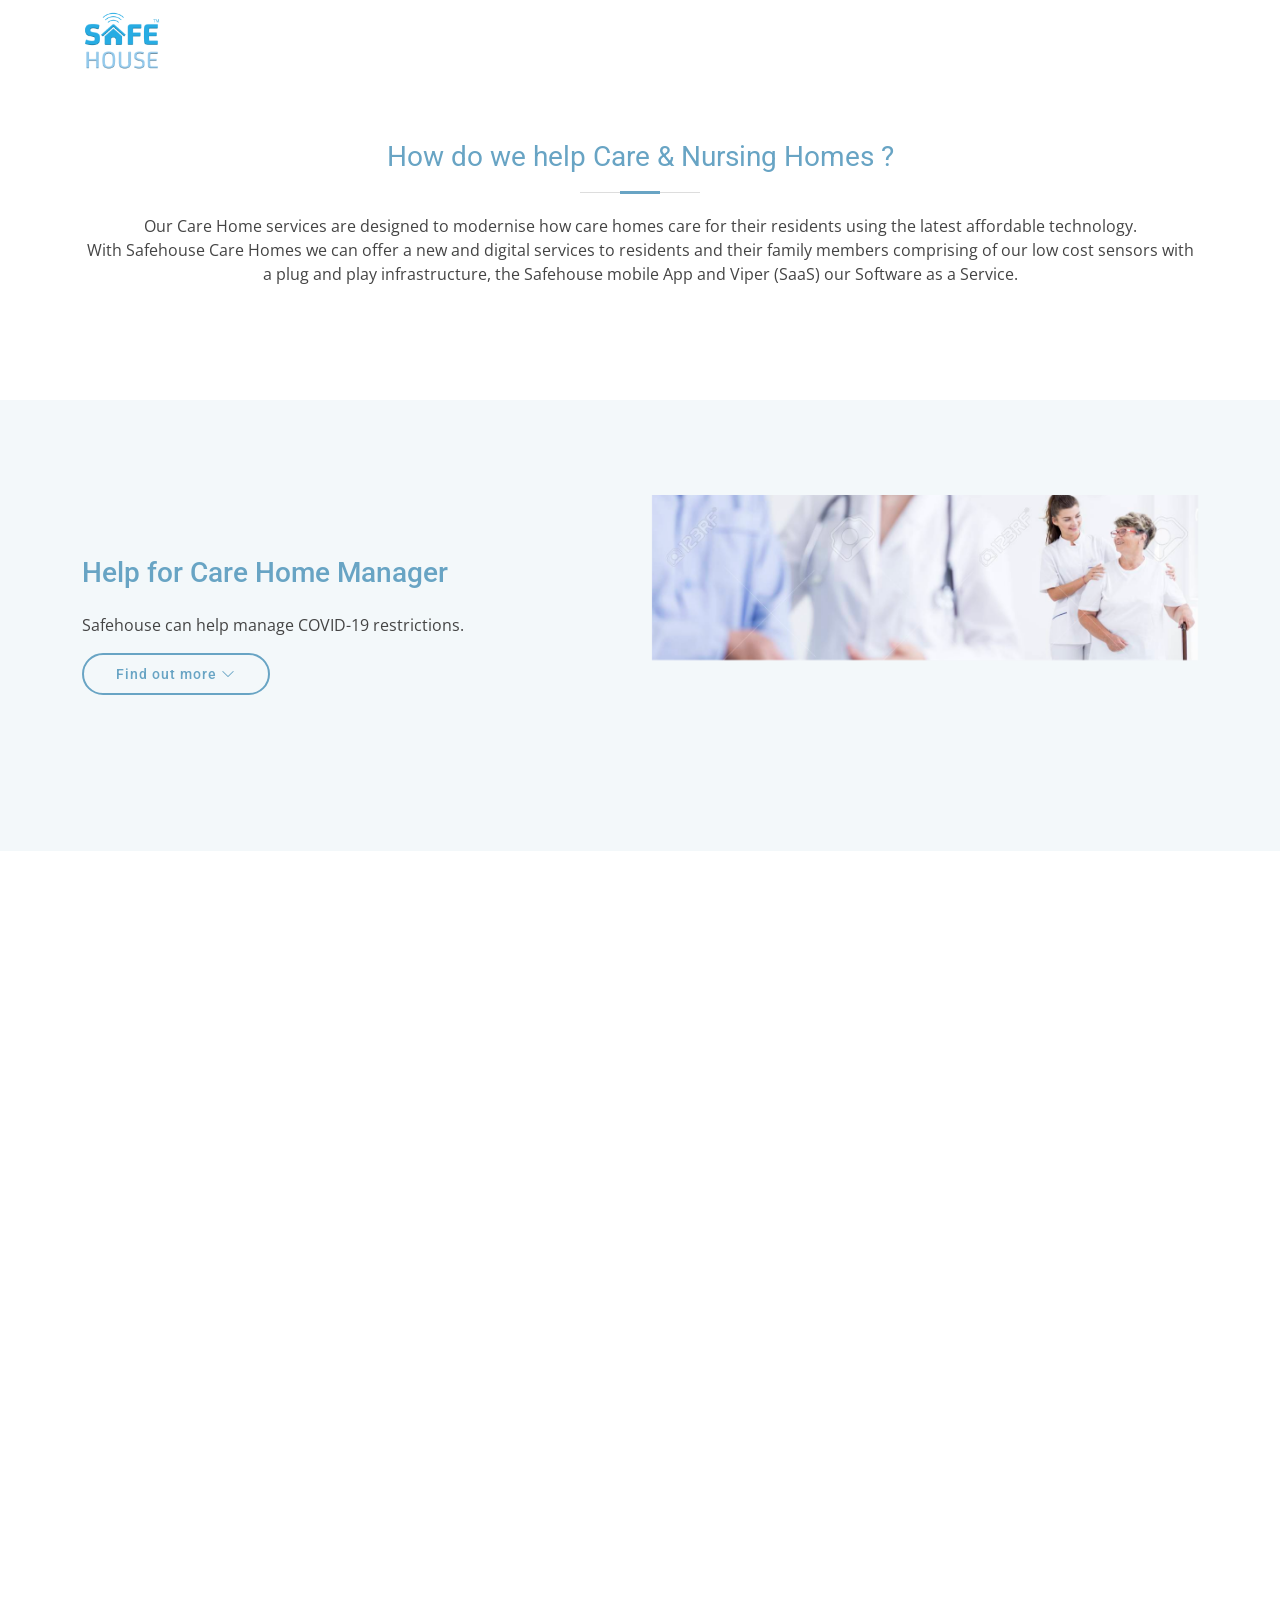
<file: care-nursing-home.html>
<!DOCTYPE html>
<html lang="en">

<head>
  <meta charset="utf-8">
  <meta content="width=device-width, initial-scale=1.0" name="viewport">

    <title>Care & Nursing Homes | Safehouse Technology</title>
    <meta content="" name="description">
    <meta content="" name="keywords">

    <!-- Favicons -->
    <link href="assets/img/favicon_1.png" rel="icon">
    <link href="assets/img/apple-touch-icon.png" rel="apple-touch-icon">

    <link href="assets/vendor/fontawesome-free/css/all.min.css" rel="stylesheet" type="text/css">

    <!-- Google Fonts -->
    <link href="https://fonts.googleapis.com/css?family=Open+Sans:300,300i,400,400i,600,600i,700,700i|Roboto:300,300i,400,400i,500,500i,700,700i&display=swap" rel="stylesheet">

    <!-- Vendor CSS Files -->
    <link href="assets/vendor/animate.css/animate.min.css" rel="stylesheet">
    <link href="assets/vendor/aos/aos.css" rel="stylesheet">
    <link href="assets/vendor/bootstrap/css/bootstrap.min.css" rel="stylesheet">
    <link href="assets/vendor/bootstrap-icons/bootstrap-icons.css" rel="stylesheet">
    <link href="assets/vendor/boxicons/css/boxicons.min.css" rel="stylesheet">
    <link href="assets/vendor/glightbox/css/glightbox.min.css" rel="stylesheet">
    <link href="assets/vendor/swiper/swiper-bundle.min.css" rel="stylesheet">

    <!-- Template Main CSS File -->
    <link href="assets/css/style.css" rel="stylesheet">
  
  
    <script src="assets/vendor/aos/aos.js"></script>
    <script src="assets/vendor/bootstrap/js/bootstrap.bundle.min.js"></script>
    <script src="assets/vendor/glightbox/js/glightbox.min.js"></script>
    <script src="assets/vendor/isotope-layout/isotope.pkgd.min.js"></script>
    <script src="assets/vendor/php-email-form/validate.js"></script>
    <script src="assets/vendor/purecounter/purecounter.js"></script>
    <script src="assets/vendor/swiper/swiper-bundle.min.js"></script>
    <script src="assets/vendor/waypoints/noframework.waypoints.js"></script>


     <!--<script src="assets/js/main.js"></script>-->
 
    <script type="text/javascript" src="assets/vendor/jquery/jquery.min.js"></script>
    <script type="text/javascript" src="assets/js/all.js"></script>

</head>

<body>

  <!-- ======= Header ======= -->
    <div id="headerdiv"></div>

    <main id="main">
    
        <section class="features">
            <div class="container" data-aos="zoom-in">

                <div class="section-title mb-4">
                    <h2 style="color: #68A4C4;">How do we help Care & Nursing Homes ?</h2>
                    <p>Our Care Home services are designed to modernise how care homes care for their residents using the latest affordable technology.</p>
                    <p>
                        With Safehouse Care Homes we can offer a new and digital services to residents and their family members comprising of our low cost sensors with a plug and play infrastructure, 
                        the Safehouse mobile App and Viper (SaaS) our Software as a Service.
                    </p>
                </div>
                
            </div>
        </section>
        
        <section class="section-bg">
            <div class="container">

                <div class="row mb-5" data-aos="fade-up">
                    <div class="col-md-6 order-1 order-md-2 my-auto">
                        <img src="assets/img/website-images/withnurse.png" class="img-fluid" alt="">
                    </div>
                    <div class="col-md-6 pt-5 order-2 order-md-1 my-auto">
                        
                        <div class="row" data-aos="fade-up">
                            <div class="col-md-12 pt-5 order-2 order-md-1">
                                <h3 style="color:#68A4C4;" class="mb-4">
                                    Help for Care Home Manager
                                </h3>

                                <p>Safehouse can help manage COVID-19 restrictions.</p>
                            </div>
                        </div>
                        
                        <div class="row"> <!-- justify-content-md-end -->
                            <div class="col-md-12 " data-bs-toggle="collapse" href="#multiCollapseExample2" role="button" aria-expanded="false" aria-controls="multiCollapseExample2" > <!-- d-md-flex  justify-content-md-end onclick="alert('open registration form')"-->
                                <a id="" href="" class="btn-get-started scrollto animate__animated animate__fadeInUp service_readmore">
                                    Find out more <i class="bi bi-chevron-down"></i>
                                </a>
                            </div>
                        </div>
                        
                    </div>
                </div>
                <br>
                <div class="row mt-4">
                    <div class="col-12">
                        <div class="collapse multi-collapse" id="multiCollapseExample2">

                            <div class="row">
                                <h3 style="color:#68A4C4;" class="mb-4">
                                    We can help your staff & managers. 
                                </h3>
                                <p>
                                    Safehouse Care Home package is an end-to-end solution enabling care home staff to remotely monitor the internal environmental conditions of residents’ rooms at scale, using a low-cost data capture method.
                                </p>

                                <p>The Safehouse Care Home package comprises of USB sensors, door sensors, personal alarms and high capacity data aggregators as part of the Safehouse App and Viper (SaaS) our Software as a Service.</p>
                            
                            </div>
                            
                            <div class="row">
                                <div class="col-md-12 section-title">

                                    <img src="assets/img/icons_folder/TEMP.jpg" class="img-fluid mb-4 carehome_icons" alt="">
                                    <img src="assets/img/icons_folder/HUMIDITY.jpg" class="img-fluid mb-4 carehome_icons" alt="">
                                    <img src="assets/img/icons_folder/ELECTRICITY.jpg" class="img-fluid mb-4 carehome_icons" alt="">
                                    <img src="assets/img/icons_folder/AIR PRESSURE.jpg" class="img-fluid mb-4 carehome_icons" alt="">
                                    <img src="assets/img/icons_folder/LIGHT.jpg" class="img-fluid mb-4 carehome_icons" alt="">
                                    <img src="assets/img/icons_folder/DOOR MOTION.jpg" class="img-fluid mb-4 carehome_icons" alt="">
                                    <img src="assets/img/icons_folder/NOISE.jpg" class="img-fluid mb-4 carehome_icons" alt="">
                                    <img src="assets/img/icons_folder/CO.jpg" class="img-fluid mb-4 carehome_icons" alt="">
                                    <img src="assets/img/icons_folder/CO2.jpg" class="img-fluid mb-4 carehome_icons" alt="">
                                    <img src="assets/img/icons_folder/low VOCs.jpg" class="img-fluid mb-4 carehome_icons" alt="">
                                </div>
                                
                            </div>   
                                
                            <div class="row mb-5">   
                                <p>
                                    Safehouse is ideal for care homes who wish to offer additional services to their residents and the families of those under their care. 
                                    Our care home package has been designed to reduce anxiety resulting from not having regular access to loved ones.
                                </p>
                                <p>
                                    By using Viper (SaaS), all those involved in an individual’s care will be able to view the environmental conditions within resident rooms such as the temperature, humidity, CO2 levels, light levels, 
                                    noise levels and general air quality of the room. As well as the environmental readings, app users will be able to see how often the patients have left the room or been visited, 
                                    creating greater awareness about residents’ well-being.
                                </p>
                             </div>
                            
                            <div class="row">
                                <div class="col-md-1">
                                    <img src="assets/img/icons_folder/HOME-hub.jpg" class="img-fluid mb-4 carehome_icons" alt="" >
                                </div>
                                <div class="col-md-11 my-auto">
                                    <p>
                                        All the equipment arrives preconfigured in a single ‘plug and play’ package, where all the sensors and devices are geospatially tagged, allocated to a room or service user, and labelled ready for installation.
                                    </p>
                                    <p>
                                        Installation does not require a physical engineer; the devices simply plug into main power sockets, or indeed use strong adhesive pads.
                                    </p>
                                </div>
                            </div>
                            
                            <div class="row">
                                <div class="col-md-1">
                                    <img src="assets/img/icons_folder/TEMP.jpg" class="img-fluid mb-4 carehome_icons" alt="" >
                                </div>
                                <div class="col-md-11 my-auto">
                                    <p>
                                        Care home managers and staff alike are be able to remotely monitor the internal conditions of residents rooms and common areas, using the Viper (SaaS) dashboard.
                                    </p>
                                </div>
                            </div>
                            
                            <div class="row">
                                <div class="col-md-1">
                                    <img src="assets/img/icons_folder/DOOR MOTION.jpg" class="img-fluid mb-4 carehome_icons" alt="" >
                                </div>
                                <div class="col-md-11 my-auto">
                                    <p>
                                        The Safehouse app and also give carers the ability to receive instant notifications from triggered devices, and locate an individual's whereabouts at all times of the day and night and visitors to the care homes.
                                    </p>
                                </div>
                            </div>
                            
                            <div class="row">
                                <div class="col-md-1">
                                    <img src="assets/img/icons_folder/panic-BUTTON.jpg" class="img-fluid mb-4 carehome_icons" alt="" >
                                </div>
                                <div class="col-md-11 my-auto">
                                    <p> 
                                        Panic buttons can be personally worn with a lanyard or clipped onto clothing and run off Bluetooth Low Energy. 
                                        In addition Panic Buttons can be attached to surfaces around the home in the event of a fall or if the user is not wearing their personal alarm.
                                    </p>
                                </div>
                            </div>
                            
                            <div class="row">
                                <div class="col-md-1">
                                    <img src="assets/img/icons_folder/DEVICES.jpg" class="img-fluid mb-4 carehome_icons" alt="" >
                                </div>
                                <div class="col-md-11 my-auto">
                                    <p>  
                                        Residents' family members can also access the same information within Viper (SaaS) through the Safehouse App. 
                                        Reducing the number of queries that staff have to action and thus reducing the stress of the family members from not having access to there loved ones. 
                                    </p>
                                </div>
                            </div>

                        </div>
                    </div>
                </div>
                
            </div>
        </section>
        
        <section class="">
            <div class="container">

                <div class="row mb-5" data-aos="fade-up">
                    <div class="col-md-6 order-1 order-md-2 my-auto">
                        <img src="assets/img/website-images/iStock-1159547142-how its works.jpg" class="img-fluid" alt="">
                    </div>
                    <div class="col-md-6 pt-5 order-2 order-md-1 my-auto">
                        
                        <div class="row" data-aos="fade-up">
                            <div class="col-md-12 pt-5 order-2 order-md-1">
                                <h3 style="color:#68A4C4;" class="mb-4">
                                    Help for Family Members 
                                </h3>

                                <p>Safehouse keeps family members updated of residents using care home services.</p>
                            </div>
                        </div>
                        
                        <div class="row"> <!-- justify-content-md-end -->
                            <div class="col-md-12 " data-bs-toggle="collapse" href="#multiCollapseExample1" role="button" aria-expanded="false" aria-controls="multiCollapseExample1" > <!-- d-md-flex  justify-content-md-end onclick="alert('open registration form')"-->
                                <a id="" href="" class="btn-get-started scrollto animate__animated animate__fadeInUp service_readmore">
                                    Find out more <i class="bi bi-chevron-down"></i>
                                </a>
                            </div>
                        </div>
                        
                    </div>
                </div>
                <br>
                <div class="row mt-4">
                    <div class="col-12">
                        <div class="collapse multi-collapse" id="multiCollapseExample1">

                                <div class="row">
                                    <h3 style="color:#68A4C4;" class="mb-4">
                                        We can help your family members
                                    </h3>
                                    <p>
                                        Safehouse Care Home package is an end-to-end solution enabling family members to remotely monitor the internal environmental conditions of residents’ rooms, 
                                        they can also monitor general activity and care plans and communicate more effectively with carers through the messenger service.
                                    </p>

                                    <p>The Safehouse Care Home package comprises of USB sensors, door sensors, personal alarms and high capacity data aggregators as part of the Safehouse App and Viper (SaaS) our Software as a Service.</p>
                                </div>

                                <div class="row">
                                    <div class="col-md-6">
                                        
                                        <img src="assets/img/icons_folder/TEMP.jpg" class="img-fluid mb-4 viper_icons" alt="">
                                        <img src="assets/img/icons_folder/HUMIDITY.jpg" class="img-fluid mb-4 viper_icons" alt="">
                                        <img src="assets/img/icons_folder/ELECTRICITY.jpg" class="img-fluid mb-4 viper_icons" alt="">
                                        <img src="assets/img/icons_folder/AIR PRESSURE.jpg" class="img-fluid mb-4 viper_icons" alt="">
                                        <img src="assets/img/icons_folder/LIGHT.jpg" class="img-fluid mb-4 viper_icons" alt="">
                                        <img src="assets/img/icons_folder/DOOR MOTION.jpg" class="img-fluid mb-4 viper_icons" alt="">
                                        <img src="assets/img/icons_folder/NOISE.jpg" class="img-fluid mb-4 viper_icons" alt="">
                                        <img src="assets/img/icons_folder/CO.jpg" class="img-fluid mb-4 viper_icons" alt="">
                                        <img src="assets/img/icons_folder/CO2.jpg" class="img-fluid mb-4 viper_icons" alt="">
                                        <img src="assets/img/icons_folder/low VOCs.jpg" class="img-fluid mb-4 viper_icons" alt="">
                                    </div>
                                    
                                    
                                    <div class="col-md-6">
                                        <img src="assets/img/website-images/Mobile Devices-NEW.jpg" class="img-fluid" alt="">
                                    </div>
                                </div>
                                
                                <div class="row">
                                    <div class="col-md-1">
                                        <img src="assets/img/icons_folder/DEVICES.jpg" class="img-fluid mb-4 viper_icons" alt="" style="height:80px; width:80px;">
                                    </div>
                                    <div class="col-md-11">
                                        <p>
                                            Residents' family members can access the same information as the care homes through the Safehouse App, 
                                            thus reducing stress of the family members from not having access to their loved ones.
                                        </p>
                                        <p>
                                            Family members can also voice concerns or simply check up on their loved one via the messenger service, thus creating a simple and 
                                            effective way of communicating and understanding care plans and clients routines. 
                                        </p>
                                    </div>
                                    
                                </div>
                            
                        </div>
                    </div>
                </div>
                
            </div>
        </section>
       
        <div id="calltoaction"></div>

        
        
        
    </main>
    
    <div id="footerdiv"></div>

    <a href="#" class="back-to-top d-flex align-items-center justify-content-center"><i class="bi bi-arrow-up-short"></i></a>


    

</body>

</html>

<!--

<section class="section-bg">
            <div class="container">

                <div class="row" data-aos="fade-up">
                    <div class="col-md-12 pt-5 order-2 order-md-1">
                        <h4 style="color:#68A4C4;" class="mb-4">
                            For more information about our products or services please contact a member of our team: info@safehouse.technology
                        </h4>
                    </div>
                </div>
                
                <div class="row" data-aos="fade-up"> 
                    <div class="col-md-12 btn" > 
                        <a id="" href="register-your-interest.html" class="btn-get-started scrollto animate__animated animate__fadeInUp service_readmore ">
                            Register your interest in Safehouse today
                        </a>
                    </div>
                </div>
                
            </div>
        </section>

-->
</file>
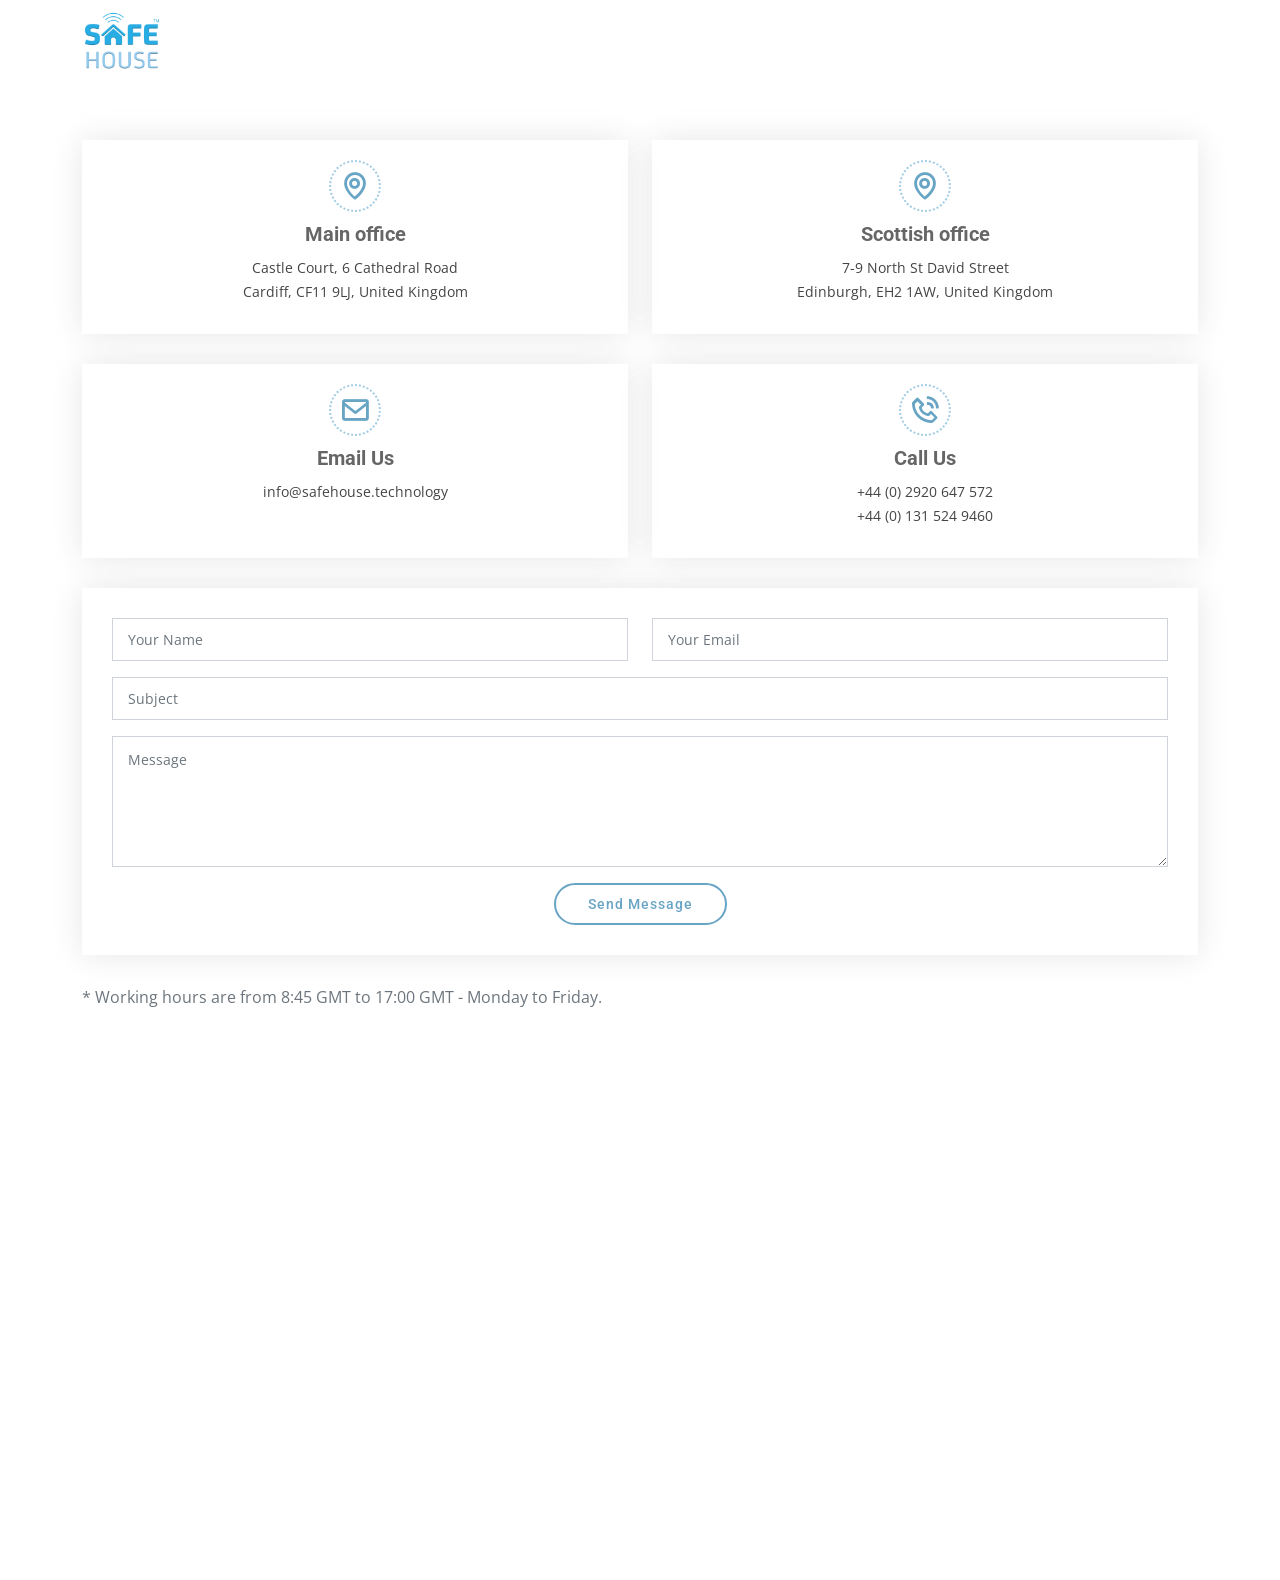
<file: contact.html>
<!DOCTYPE html>
<html lang="en">

    <head>
        <meta charset="utf-8">
        <meta content="width=device-width, initial-scale=1.0" name="viewport">

        <title>Contact Us| Safehouse Technology</title>
        <meta content="" name="description">
        <meta content="" name="keywords">

        <link href="assets/img/favicon.png" rel="icon">
        <link href="assets/img/apple-touch-icon.png" rel="apple-touch-icon">
        
        <link href="assets/vendor/fontawesome-free/css/all.min.css" rel="stylesheet" type="text/css">

        <link href="https://fonts.googleapis.com/css?family=Open+Sans:300,300i,400,400i,600,600i,700,700i|Roboto:300,300i,400,400i,500,500i,700,700i&display=swap" rel="stylesheet">

        <link href="assets/vendor/animate.css/animate.min.css" rel="stylesheet">
        <link href="assets/vendor/aos/aos.css" rel="stylesheet">
        <link href="assets/vendor/bootstrap/css/bootstrap.min.css" rel="stylesheet">
        <link href="assets/vendor/bootstrap-icons/bootstrap-icons.css" rel="stylesheet">
        <link href="assets/vendor/boxicons/css/boxicons.min.css" rel="stylesheet">
        <link href="assets/vendor/glightbox/css/glightbox.min.css" rel="stylesheet">
        <link href="assets/vendor/swiper/swiper-bundle.min.css" rel="stylesheet">

        <link href="assets/css/style.css" rel="stylesheet">
        
        <script src="assets/vendor/aos/aos.js"></script>
        <script src="assets/vendor/bootstrap/js/bootstrap.bundle.min.js"></script>
        <script src="assets/vendor/glightbox/js/glightbox.min.js"></script>
        <script src="assets/vendor/isotope-layout/isotope.pkgd.min.js"></script>
        <script src="assets/vendor/php-email-form/validate.js"></script>
        <script src="assets/vendor/purecounter/purecounter.js"></script>
        <script src="assets/vendor/swiper/swiper-bundle.min.js"></script>
        <script src="assets/vendor/waypoints/noframework.waypoints.js"></script>

        
         <!--<script src="assets/js/main.js"></script>-->
 
        <script type="text/javascript" src="assets/vendor/jquery/jquery.min.js"></script>
        <script type="text/javascript" src="assets/js/all.js"></script>

    </head>
    
    <script>
        
        
    </script>

    <body>

        <div id="headerdiv"></div>

        <main id="main">

        <!-- ======= Contact Section ======= -->
<!--            <section class="breadcrumbs">
                <div class="container">

                    <div class="d-flex justify-content-between align-items-center">
                      <h2>Contact</h2>
                        <ol>
                            <li><a href="index.html">Home</a></li>
                            <li>Contact</li>
                        </ol>
                    </div>

                </div>
            </section>-->

        <!-- ======= Contact Section ======= -->
            <section class="contact" data-aos="fade-up" data-aos-easing="ease-in-out" data-aos-duration="500">
                <div class="container">

                    <div class="row">

                        <div class="col-lg-12">

                            <div class="row">
                                <div class="col-md-6">
                                    <div class="info-box">
                                        <i class="bx bx-map"></i>
                                        <h3>Main office</h3>
                                        <p>Castle Court, 6 Cathedral Road</p>
                                        <p>Cardiff, CF11 9LJ, United Kingdom</p>
                                    </div>
                                </div>
                                <div class="col-md-6">
                                    <div class="info-box">
                                        <i class="bx bx-map"></i>
                                        <h3>Scottish office</h3>
                                        <p>7-9 North St David Street</p>
                                        <p>Edinburgh, EH2 1AW, United Kingdom</p>
                                    </div>
                                </div>
                                <div class="col-md-6">
                                    <div class="info-box">
                                        <i class="bx bx-envelope"></i>
                                        <h3>Email Us</h3>
                                        <p>info@safehouse.technology<br><br></p>
                                    </div>
                                </div>
                                <div class="col-md-6">
                                    <div class="info-box">
                                      <i class="bx bx-phone-call"></i>
                                      <h3>Call Us</h3>
                                      <p>+44 (0) 2920 647 572<br>+44 (0) 131 524 9460</p>
                                    </div>
                                </div>
                            </div>

                        </div>

                    <div class="col-lg-12">
                        <form action="forms/contact.php" method="post" role="form" class="php-email-form">
                            <div class="row">
                                <div class="col-md-6 form-group">
                                    <input type="text" name="name" class="form-control" id="name" placeholder="Your Name" required>
                                </div>
                                <div class="col-md-6 form-group mt-3 mt-md-0">
                                    <input type="email" class="form-control" name="email" id="email" placeholder="Your Email" required>
                                </div>
                            </div>
                            <div class="form-group mt-3">
                                <input type="text" class="form-control" name="subject" id="subject" placeholder="Subject" required>
                            </div>
                            <div class="form-group mt-3">
                                <textarea class="form-control" name="message" rows="5" placeholder="Message" required></textarea>
                            </div>
                            <div class="my-3">
                                <div class="loading">Loading</div>
                                <div class="error-message"></div>
                                <div class="sent-message">Your message has been sent. Thank you!</div>
                            </div>
                            <div class="text-center">
                                <!--<button type="submit" class="btn-get-started animate__animated animate__fadeInUp btn mt-auto ">Send Message</button>-->
                                <a id="" href="" class="btn-get-started scrollto animate__animated animate__fadeInUp service_readmore">Send Message</a>
                            </div>
                        </form>
                        <p class="text-secondary">* Working hours are from 8:45 GMT to 17:00 GMT - Monday to Friday.</p>
                    </div>

                  </div>

                </div>
            </section>

<!--            <section class="map mt-2">
                <div class="container-fluid p-0">
                    <iframe src="https://www.google.com/maps/embed?pb=!1m18!1m12!1m3!1d2484.693367645915!2d-3.191473283582329!3d51.48214247963088!2m3!1f0!2f0!3f0!3m2!1i1024!2i768!4f13.1!3m3!1m2!1s0x486e1ca63cc24a5b%3A0x62097b54f179f3bf!2sCastle%20Court%2C%206%20Cathedral%20Rd%2C%20Pontcanna%2C%20Cardiff%20CF11%209LJ!5e0!3m2!1sen!2suk!4v1624394559318!5m2!1sen!2suk" width="600" height="450" style="border:0;" allowfullscreen="" loading="lazy"></iframe>
                </div>
            </section>-->

        </main>

  <!-- ======= Footer ======= -->

        <div id="footerdiv"></div>
  
        <a href="#" class="back-to-top d-flex align-items-center justify-content-center"><i class="bi bi-arrow-up-short"></i></a>

        

    </body>

</html>
</file>
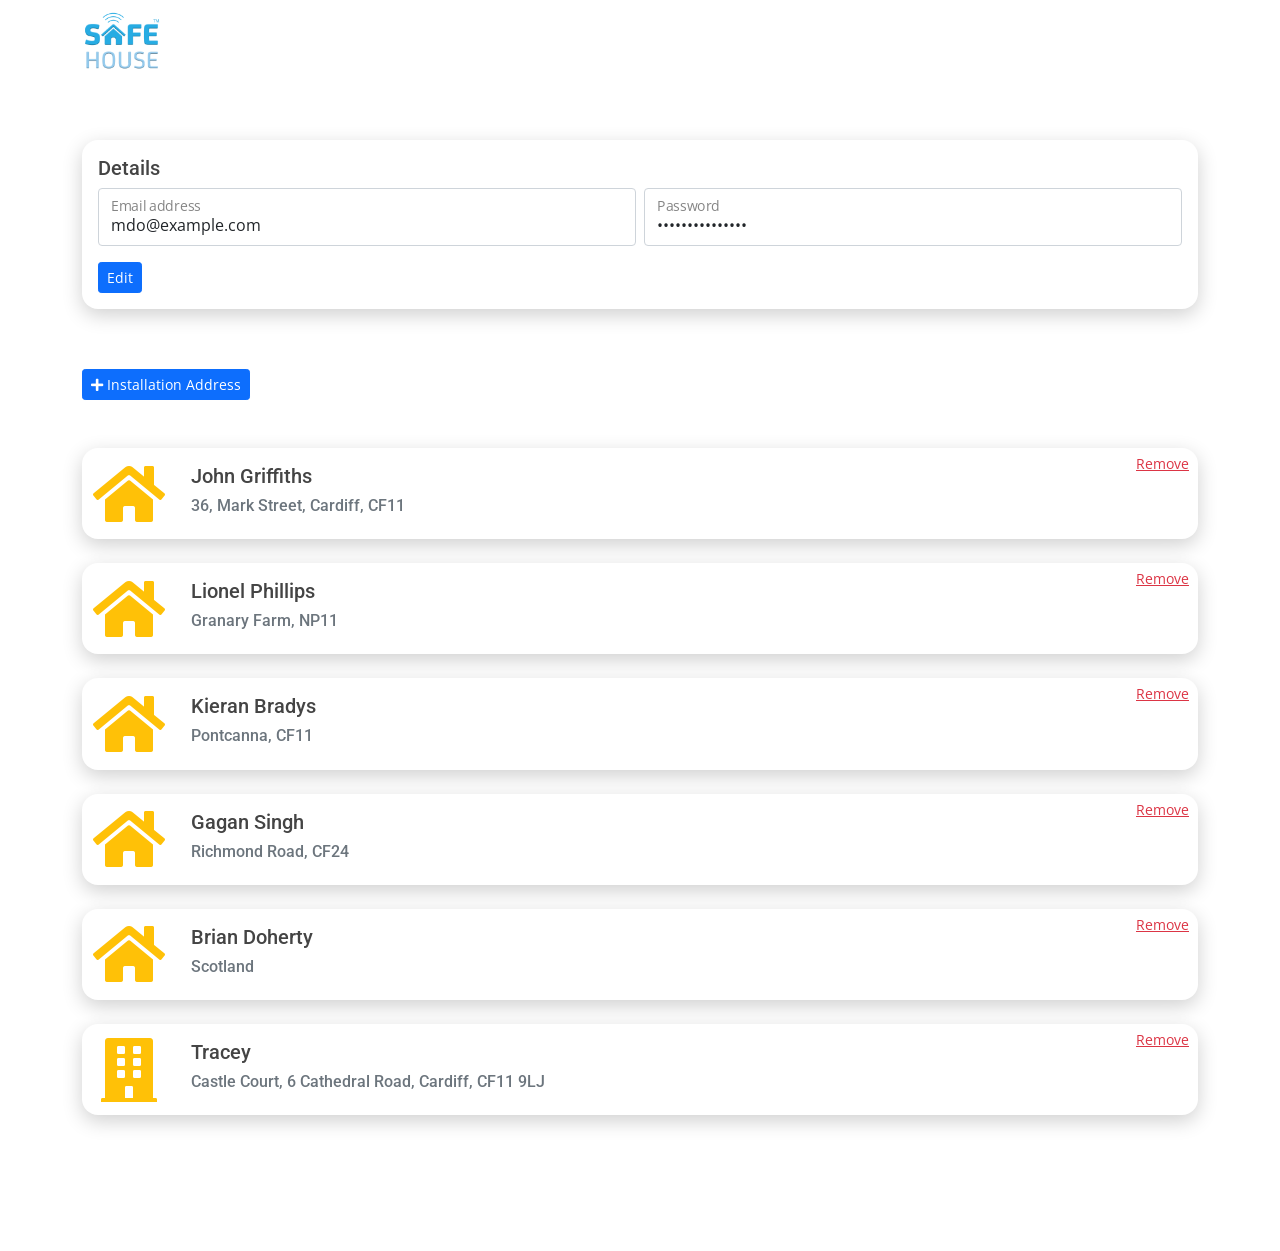
<file: customer-profile.html>
<!DOCTYPE html>
<!--
To change this license header, choose License Headers in Project Properties.
To change this template file, choose Tools | Templates
and open the template in the editor.
-->
<html>
    <head>

        <title>Customer Profile | Safehouse Technology</title>
        <meta content="" name="description">
        <meta content="" name="keywords">

        <link href="assets/img/favicon_1.png" rel="icon">
        <link href="assets/img/apple-touch-icon.png" rel="apple-touch-icon">

        <link href="assets/vendor/fontawesome-free/css/all.min.css" rel="stylesheet" type="text/css">

        <link href="https://fonts.googleapis.com/css?family=Open+Sans:300,300i,400,400i,600,600i,700,700i|Roboto:300,300i,400,400i,500,500i,700,700i&display=swap" rel="stylesheet">

        <link href="assets/vendor/animate.css/animate.min.css" rel="stylesheet">
        <link href="assets/vendor/aos/aos.css" rel="stylesheet">
        <link href="assets/vendor/bootstrap/css/bootstrap.min.css" rel="stylesheet">
        <link href="assets/vendor/bootstrap-icons/bootstrap-icons.css" rel="stylesheet">
        <link href="assets/vendor/boxicons/css/boxicons.min.css" rel="stylesheet">
        <link href="assets/vendor/glightbox/css/glightbox.min.css" rel="stylesheet">
        <link href="assets/vendor/swiper/swiper-bundle.min.css" rel="stylesheet">

        <link href="assets/css/style.css" rel="stylesheet">

        <!-- Vendor JS Files -->

        <!--<script src="//code.jquery.com/jquery-1.11.0.min.js"></script>-->
        <!--<script src="http://netdna.bootstrapcdn.com/bootstrap/3.1.1/js/bootstrap.min.js"></script>-->

        <script src="assets/vendor/aos/aos.js"></script>
        <script src="assets/vendor/bootstrap/js/bootstrap.bundle.min.js"></script>
        <script src="assets/vendor/glightbox/js/glightbox.min.js"></script>
        <script src="assets/vendor/isotope-layout/isotope.pkgd.min.js"></script>
        <script src="assets/vendor/php-email-form/validate.js"></script>
        <script src="assets/vendor/purecounter/purecounter.js"></script>
        <script src="assets/vendor/swiper/swiper-bundle.min.js"></script>
        <script src="assets/vendor/waypoints/noframework.waypoints.js"></script>

        <!--<script src="assets/js/main.js"></script>-->
        <script type="text/javascript" src="assets/vendor/jquery/jquery.min.js"></script>
        <script type="text/javascript" src="assets/js/all.js"></script>

    </head>

    <script>
        $(document).ready(function ()
        {
            load_allAdress();

//            $(".remove").click(function () {
//                $(this).parents(".card").hide();
//            });

        });
    </script>

    <style>
        #add_installationAddress{
            /*box-shadow: 0 6px 20px 0 rgba(0,0,0,0.24), 0 17px 50px 0 rgba(0,0,0,0.19);*/
        }


        #add_installationAddress:active{
            transform: translateY(4px);
            cursor: pointer;
        }


    </style>    

    <body>
        <div id="headerdiv"></div>

        <main id="main">

            <section class="pb-0 mb-0"  data-aos="fade-up" data-aos-easing="ease-in-out" data-aos-duration="500">
                <div class="container">

                    <div class="card cardindexpage">
                        <!--                        <div class="card-header">
                                                    Featured
                                                </div>-->
                        <div class="card-body">
                            <h5 class="card-title">Details</h5>
                            
                            <div class="row g-2 mb-3">
                                <div class="col-md">
                                    <div class="form-floating">
                                        <input type="email" class="form-control" id="floatingInputGrid" placeholder="name@example.com" value="mdo@example.com">
                                        <label for="floatingInputGrid">Email address</label>
                                    </div>
                                </div>
                                <div class="col-md">
                                    <div class="form-floating">
                                        <input type="password" class="form-control" id="floatingInputGrid" placeholder="name@example.com" value="mdo@example.com">
                                        <label for="floatingInputGrid">Password</label>
                                    </div>
                                </div>
                            </div>


                            <a href="#" class="btn btn-primary btn-sm">Edit</a>
                        </div>
                    </div>
                </div>
            </section>


            <section  data-aos="fade-up" data-aos-easing="ease-in-out" data-aos-duration="500">
                <div class="container">
                    <button id="add_installationAddress" type="button" class="btn btn-primary btn-sm" onclick="add_newAddress();">
                        <i class="fas fa-plus"></i> Installation Address
                    </button>

                    <div id="existingAddress" class="my-5"></div>

                </div>
            </section>




        </main>

        <!--<div id="footerdiv"></div>-->
        <a href="#" class="back-to-top d-flex align-items-center justify-content-center"><i class="bi bi-arrow-up-short"></i></a>


        <div class="modal fade" id="newAddress" data-bs-backdrop="static" data-bs-keyboard="false" tabindex="-1" aria-labelledby="staticBackdropLabel" aria-hidden="true">
            <div class="modal-dialog  modal-xl"> <!-- modal-dialog-centered -->
                <div class="modal-content">
                    <div class="modal-header border-bottom-0">
                        <h5 class="modal-title" id="staticBackdropLabel">New Installation Address</h5>
                        <button type="button" class="btn-close" data-bs-dismiss="modal" aria-label="Close"></button>
                    </div>

                    <div id="staticBackdrop_body" class="modal-body mb-2">
                    </div>

                </div>
            </div>
        </div>

    </body>
</html>
</file>
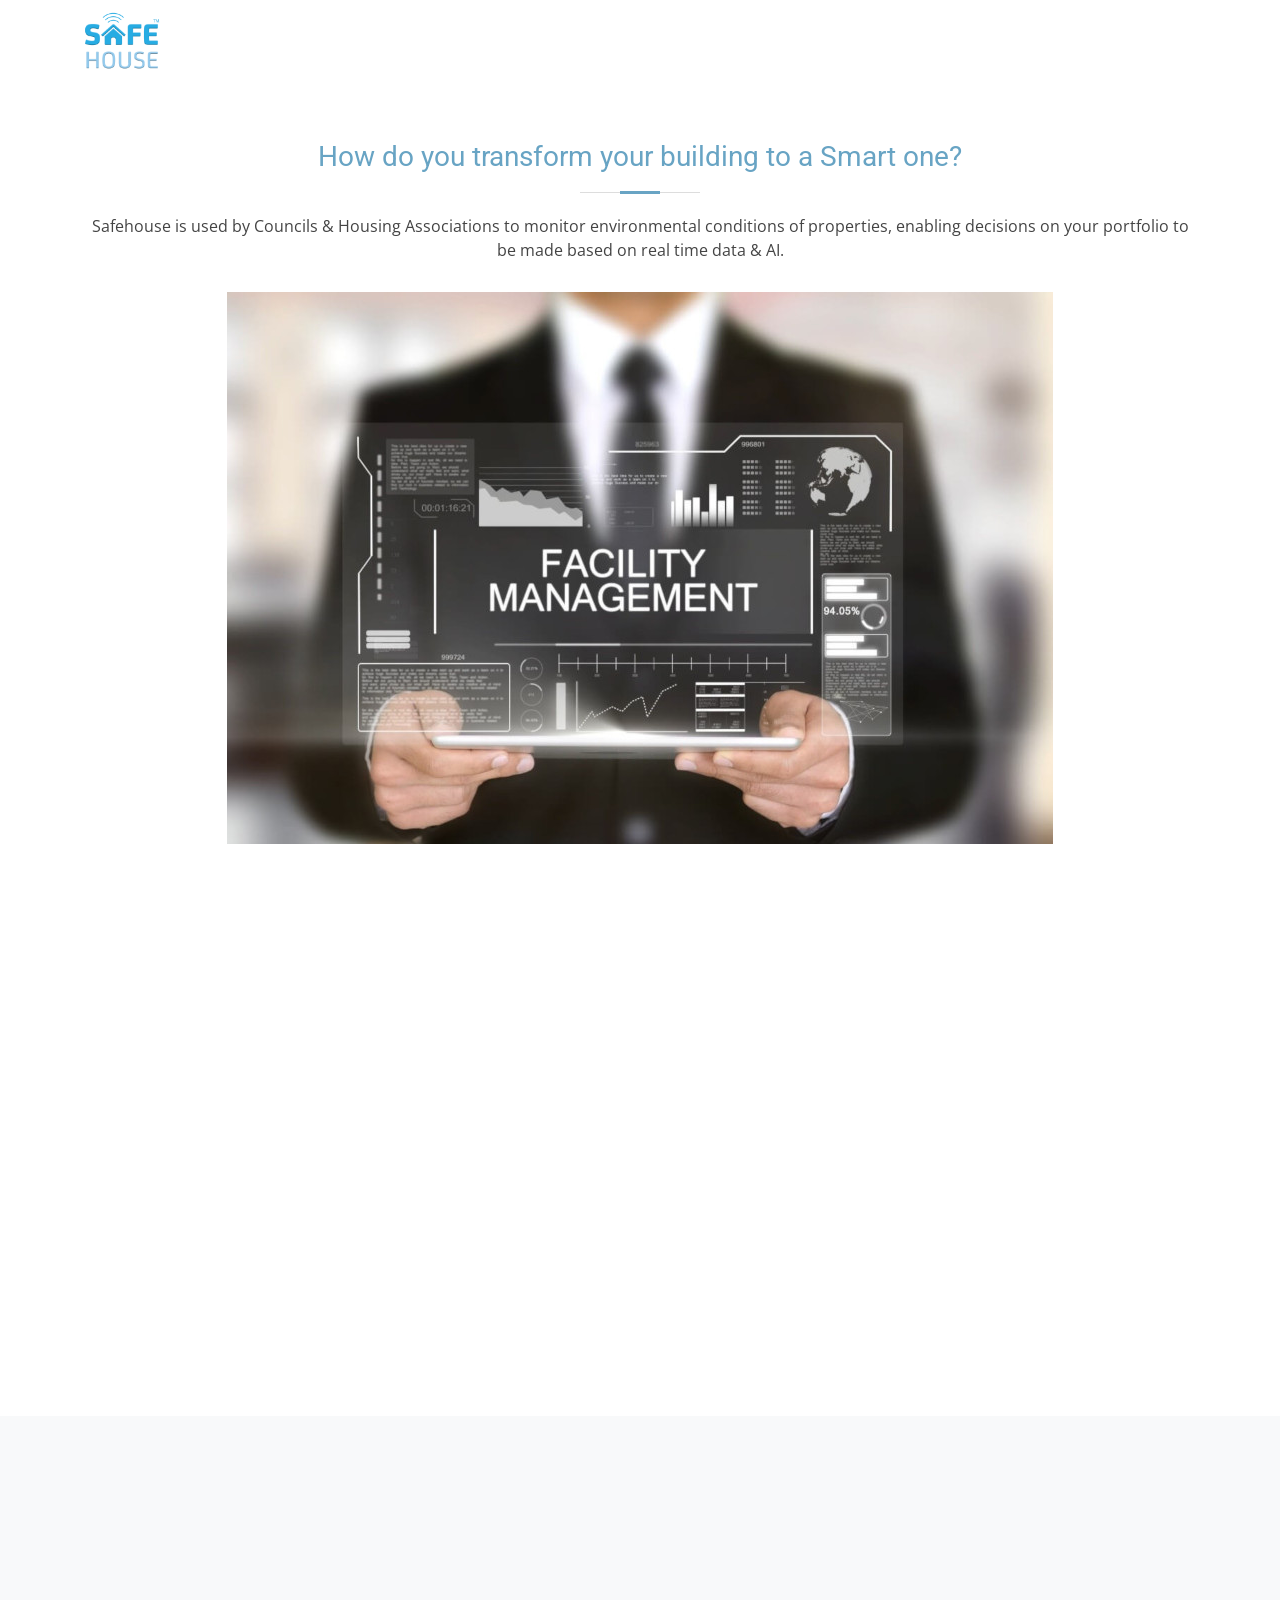
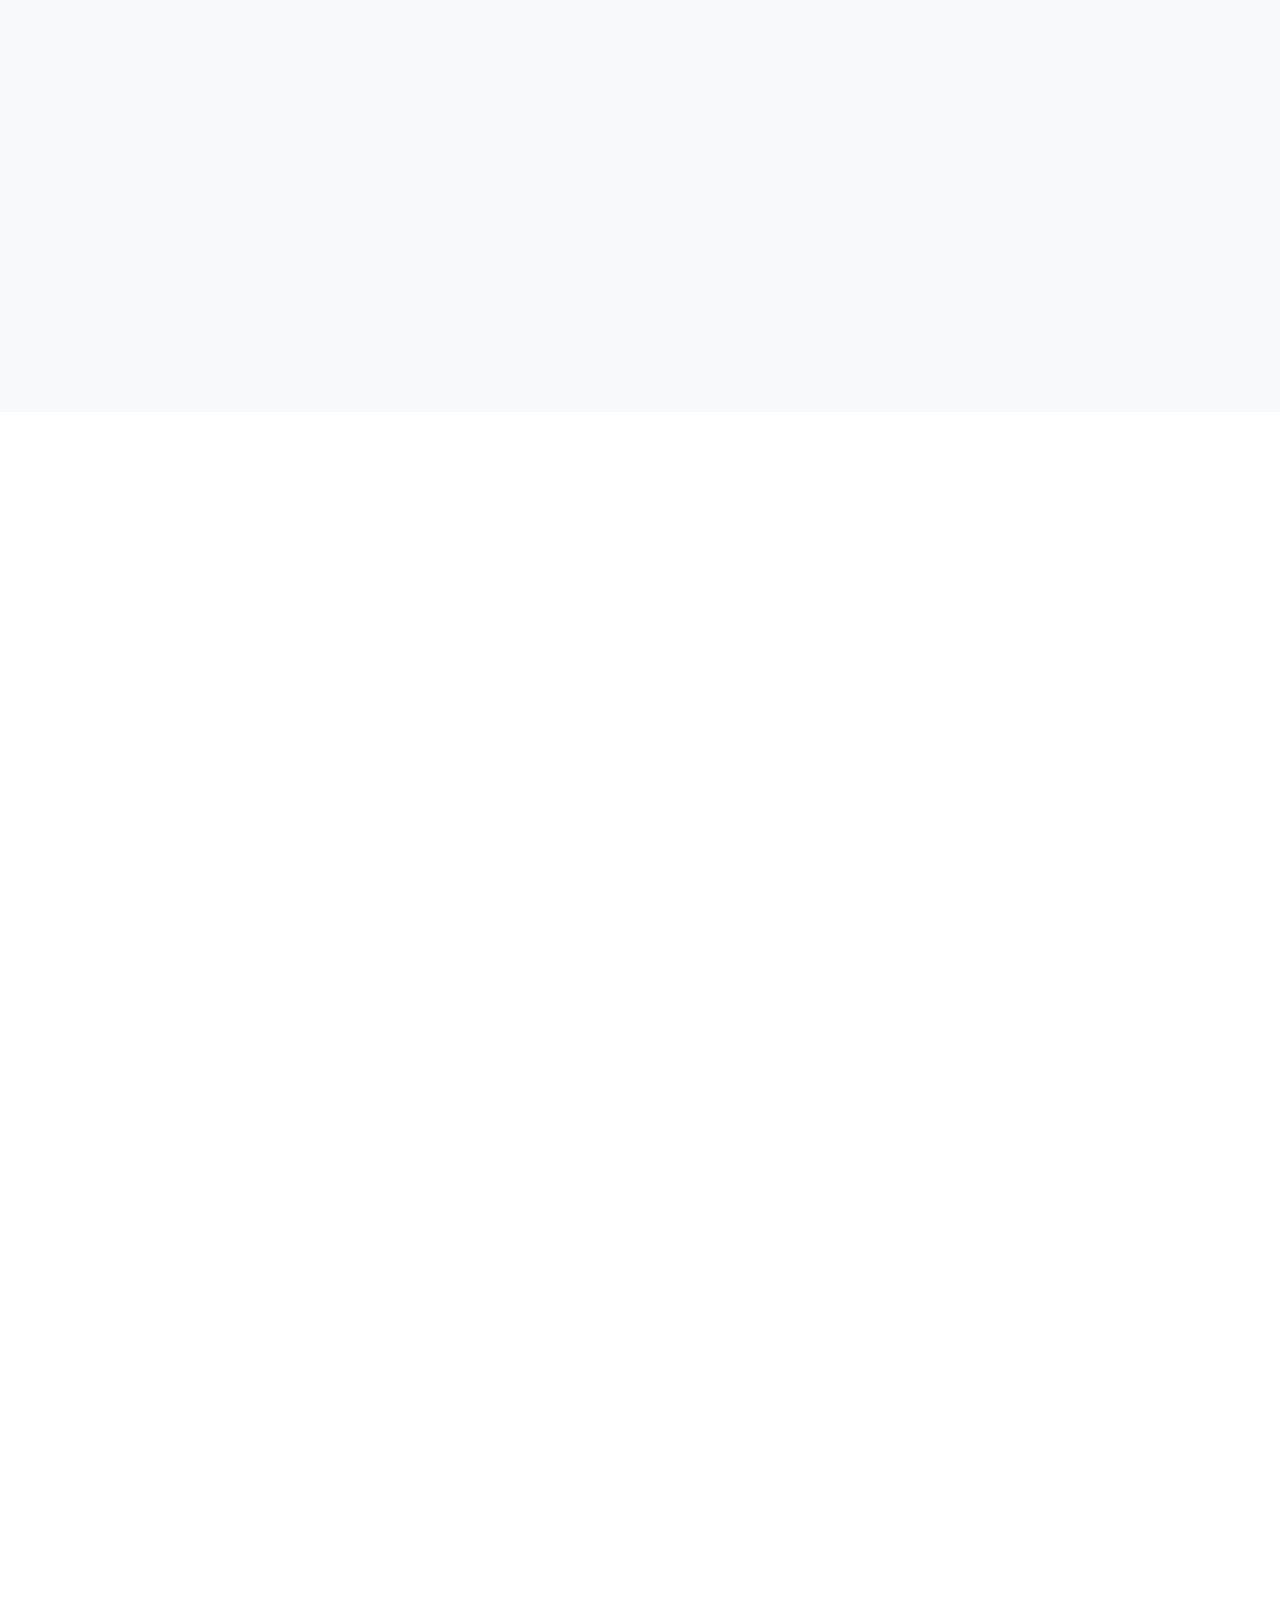
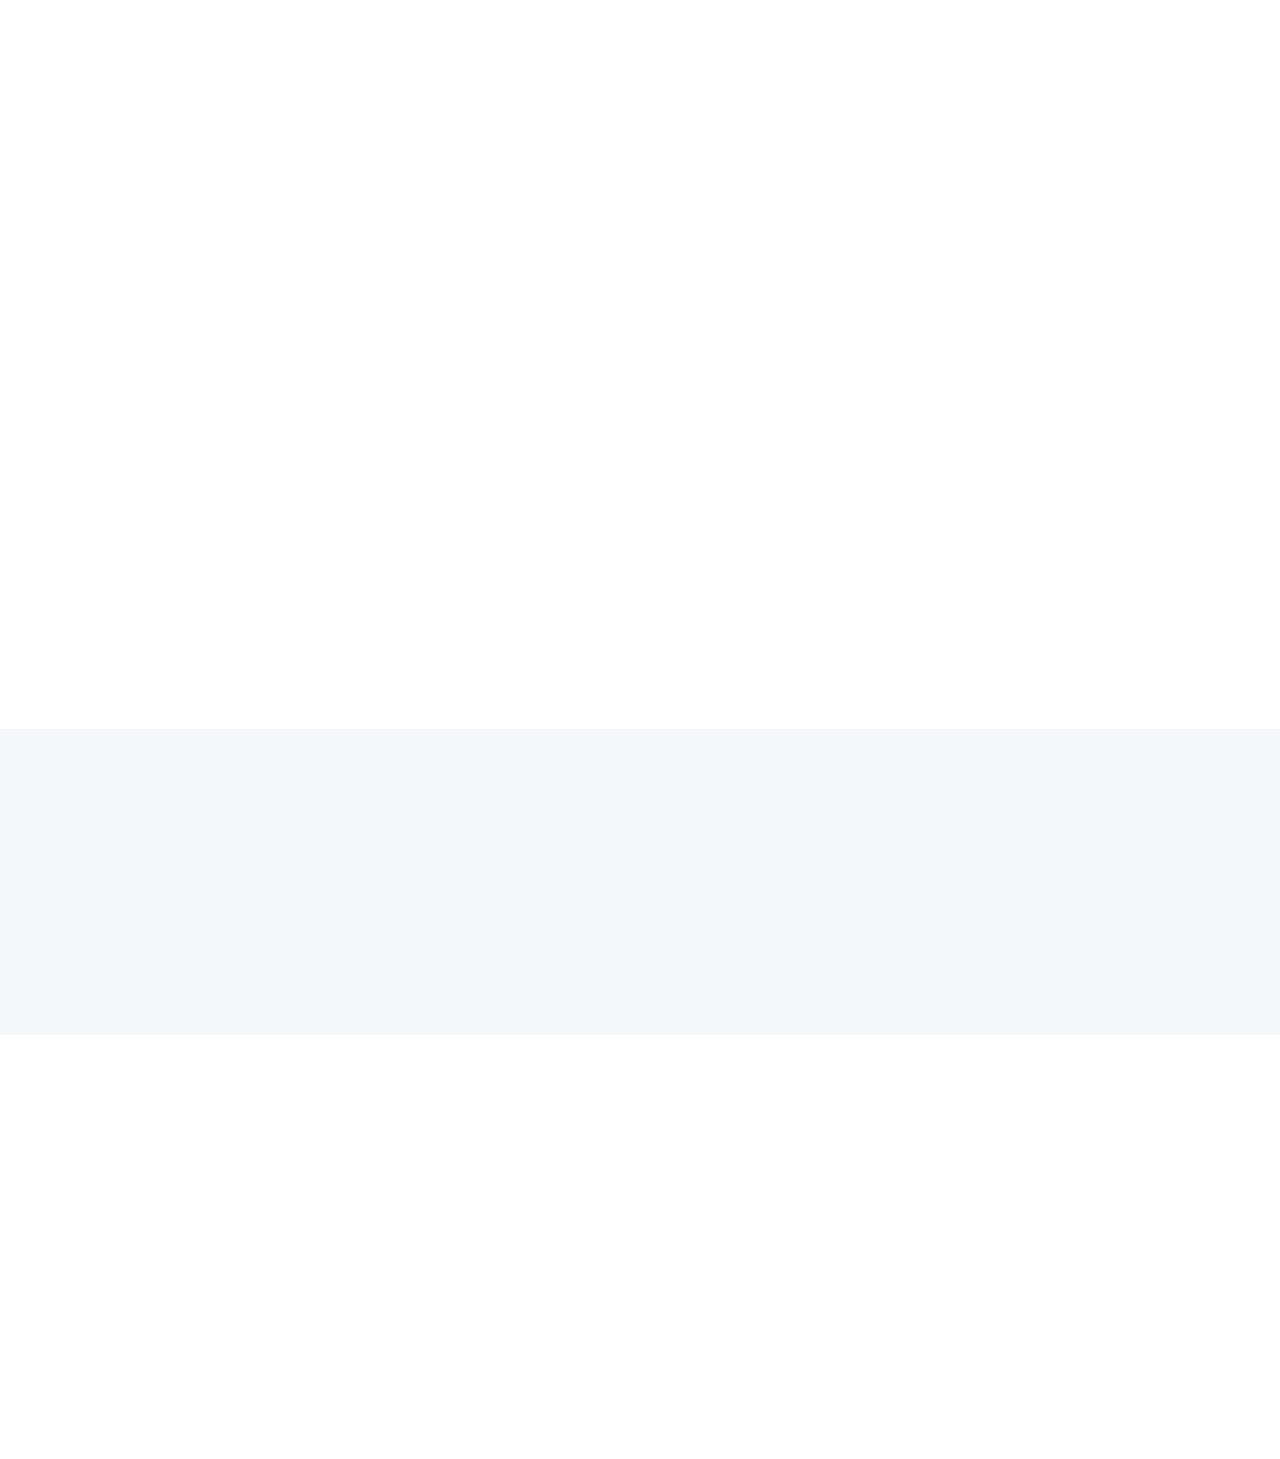
<file: facility-management.html>
<!DOCTYPE html>
<html lang="en">

    <head>
        <meta charset="utf-8">
        <meta content="width=device-width, initial-scale=1.0" name="viewport">

        <title>Facility Management | Safehouse Technology</title>
        <meta content="" name="description">
        <meta content="" name="keywords">

        <link href="assets/img/favicon_1.png" rel="icon">
        <link href="assets/img/apple-touch-icon.png" rel="apple-touch-icon">

        <link href="assets/vendor/fontawesome-free/css/all.min.css" rel="stylesheet" type="text/css">

        <link href="https://fonts.googleapis.com/css?family=Open+Sans:300,300i,400,400i,600,600i,700,700i|Roboto:300,300i,400,400i,500,500i,700,700i&display=swap" rel="stylesheet">

        <link href="assets/vendor/animate.css/animate.min.css" rel="stylesheet">
        <link href="assets/vendor/aos/aos.css" rel="stylesheet">
        <link href="assets/vendor/bootstrap/css/bootstrap.min.css" rel="stylesheet">
        <link href="assets/vendor/bootstrap-icons/bootstrap-icons.css" rel="stylesheet">
        <link href="assets/vendor/boxicons/css/boxicons.min.css" rel="stylesheet">
        <link href="assets/vendor/glightbox/css/glightbox.min.css" rel="stylesheet">
        <link href="assets/vendor/swiper/swiper-bundle.min.css" rel="stylesheet">

        <link href="assets/css/style.css" rel="stylesheet">

        <script src="assets/vendor/aos/aos.js"></script>
        <script src="assets/vendor/bootstrap/js/bootstrap.bundle.min.js"></script>
        <script src="assets/vendor/glightbox/js/glightbox.min.js"></script>
        <script src="assets/vendor/isotope-layout/isotope.pkgd.min.js"></script>
        <script src="assets/vendor/php-email-form/validate.js"></script>
        <script src="assets/vendor/purecounter/purecounter.js"></script>
        <script src="assets/vendor/swiper/swiper-bundle.min.js"></script>
        <script src="assets/vendor/waypoints/noframework.waypoints.js"></script>

        <!-- Template Main JS File -->
        <!--<script src="assets/js/main.js"></script>-->

        <script type="text/javascript" src="assets/vendor/jquery/jquery.min.js"></script>
        <script type="text/javascript" src="assets/js/all.js"></script>

    </head>

    <body>

        <div id="headerdiv"></div>

        <main id="main">

            <section class="features mb-0 pb-0">
                <div class="container" data-aos="zoom-in">

                    <div class="section-title">
                        <h2 style="color: #68A4C4;">How do you transform your building to a Smart one?</h2>
                        <p>Safehouse is used by Councils & Housing Associations to monitor environmental conditions of properties, 
                            enabling decisions on your portfolio to be made based on real time data & AI.</p>
                    </div>
                    <div class="row section-title">
                        <div class="col-lg-12">
                            <img src="assets/img/website-images/facility-management.jpeg" class="img-fluid" alt="" style="">
                        </div>
                    </div>
                </div>
            </section>

            <section class="features" data-aos="fade-up" date-aos-delay="200">
                <div class="container">

                    <div class="row d-flex justify-content-center">

                        <div class="col-sm-12 col-md-12">
                            <div class="card mb-4 cardindexpage">
                                <div class="card-body liststyle">
                                    <i class="bi bi-check"></i> <strong>Fire risk assessments</strong> by monitoring Fire Doors, Alarms, Movement, Temperature and Air Quality.
                                </div>
                            </div>
                        </div>

                        <div class="col-sm-12 col-md-12">
                            <div class="card mb-4 cardindexpage">
                                <div class="card-body liststyle">
                                    <i class="bi bi-check"></i> <strong>Reductions in running costs</strong> by monitoring Building Temperatures and External Environmental Conditions, Moisture and Air Quality.
                                </div>
                            </div>
                        </div>

                        <div class="col-sm-12 col-md-12">
                            <div class="card mb-4 cardindexpage">
                                <div class="card-body liststyle">
                                    <i class="bi bi-check"></i> <strong>Measuring and reducing Carbon Footprint</strong> by monitoring Movement, Building Temperatures and External Environmental Conditions, Moisture and Air Quality.
                                </div>
                            </div>
                        </div>

                        <div class="col-sm-12 col-md-12">
                            <div class="card mb-4 cardindexpage">
                                <div class="card-body liststyle">
                                    <i class="bi bi-check"></i> <strong>Portfolio Condition Evaluation</strong> by using our sensors allows Landlords to proactively manage and prioritise their maintenance/refurbishment programme.
                                </div>
                            </div>
                        </div>


                    </div>

                </div>
            </section>


            <section class="features bg-light" >
                <div class="container">
                    <div class="row" data-aos="fade-up">

                        <div class="col-md-7 my-auto">
                            <h3>Transform your building to a Smart one</h3>
                            <br>
                            <p>
                                Whilst addressing the pandemic, regulatory and environmental pressures that may be stopping your ambitions 
                                to manage your building efficiently, not to mention the economic pressure.
                            </p>
                            <p>
                                We ensure our IoT sensors report directly to our VIPER SaaS delivering systems information that 
                                is both accessible and usable to Building Managers.
                            </p>
                            <p>
                                Our FM solution allows companies to reduce its environmental impact whilst increasing its operational efficiency.
                            </p>

                            <p>We provide the data for you to achieve continued environmental and safety improvements</p>
                            <ul>
                                <li><i class="bi bi-check"></i> Monitor performance</li>
                                <li><i class="bi bi-check"></i> Identify energy waste reduces cost and increases profit</li> <!-- class="text-body" -->
                                <li><i class="bi bi-check"></i> Manage safety compliance </li>

                            </ul>

                        </div>

                        <div class="col-md-5">

                            <img src="assets/img/smart-building-animation.gif" class="img-fluid mb-4 " alt="" style="border-radius: 10%;">
                            <!--<img src="assets/img/website-images/Safehouse-dashboard-home.png" class="img-fluid mb-4 " alt="">-->
                        </div>

                    </div>
                </div>
            </section>

            <div id="calltoaction"></div>

            <section class="">
                <div class="container">

                    <div class="row" data-aos="fade-up">

                        <div class="col-md-8">

                            <div class="row mb-5">
                                <div class="col-md-2">
                                    <img src="assets/img/icons_folder/HOME-hub.jpg" class="img-fluid mb-4 viper_icons" alt="" >
                                </div>
                                <div class="col-md-10 my-auto">
                                    <p>
                                        All the equipment arrives preconfigured in a single ‘plug and play’ package, 
                                        where all the sensors and devices are geospatially tagged, allocated to a room or service user, and labelled ready for installation.
                                    </p>
                                    <p>
                                        Installation does not require a physical engineer; the devices simply plug into main power sockets, or indeed use strong adhesive pads.
                                    </p>
                                </div>
                            </div>


                            <div class="row mb-5">
                                <div class="col-md-2">
                                    <img src="assets/img/icons_folder/TEMP.jpg" class="img-fluid mb-4 viper_icons" alt="" >
                                </div>
                                <div class="col-md-10 my-auto">
                                    <p>
                                        Facilities managers are able to remotely monitor the environmental conditions of buildings reducing compensation payments 
                                        made out due to badly maintained buildings using the dashboard on the online customer portal.
                                    </p>

                                    <p>
                                        Safehouse also help landlords to spot early signs of fuel poverty thus reducing impact on social services and NHS & protecting rental income 
                                        <br>Readings Used: Temperature and Humidity.
                                    </p>
                                </div>
                            </div>

                            <div class="row mb-5">
                                <div class="col-md-2">
                                    <img src="assets/img/icons_folder/DOOR MOTION.jpg" class="img-fluid mb-4 viper_icons" alt="" >
                                </div>
                                <div class="col-md-10 my-auto">
                                    <p>
                                        Properties often have predictable patterns of movement through the day and the week, and this can be used to determine uncharacteristic behaviour 
                                        e.g. in non-residential properties the early hours of the morning. In addition, this can be used for Void monitoring.
                                    </p>
                                    <p>
                                        Correlating the light measurements with motion provides another dimension on which to assess uncharacteristic behaviour. We have found an example where the movement at unusual 
                                        times and low light in a non-residential property suggest cause for concern. Readings Used: Movement and Light. 
                                    </p>
                                </div>
                            </div>

                            <div class="row mb-5">
                                <div class="col-md-2">
                                    <img src="assets/img/icons_folder/CO2.jpg" class="img-fluid mb-4 viper_icons" alt="" >
                                </div>
                                <div class="col-md-10 my-auto">
                                    <p>Through the monitoring of carbon dioxide, you are also able to detect possible overcrowding in buildings leading to personal discomfort of your tenants.
                                        <br>
                                        Readings Used: C02, Motion
                                    </p>
                                </div>
                            </div>

                            <div class="row mb-5">
                                <div class="col-md-2">
                                    <img src="assets/img/icons_folder/NOISE.jpg" class="img-fluid mb-4 viper_icons" alt="" >
                                </div>
                                <div class="col-md-10 my-auto">
                                    <p>One of our aims is to use our technology to replace regular fire alarm tests or for integration into emergency response teams. Moving forward greater transparency and increased sharing of data can improve accuracy. 
                                        <br>
                                        Readings Used: Audio Sensor
                                    </p>
                                </div>
                            </div>

                            <div class="row mb-5">
                                <div class="col-md-2">
                                    <img src="assets/img/icons_folder/ELECTRICITY.jpg" class="img-fluid mb-4 viper_icons" alt="" >
                                </div>
                                <div class="col-md-10 my-auto">
                                    <p>The sensors distinguish between power outage and loss of power to the sensor warning Landlords of high number of power outages and allowing proactive behaviour in solving any electrical issues. 
                                        <br>
                                        Readings Used: Power on / Power Off
                                    </p>
                                </div>
                            </div>

                            <div class="row mb-5">
                                <div class="col-md-2">
                                    <img src="assets/img/icons_folder/DEVICES.jpg" class="img-fluid mb-4 viper_icons" alt="" >
                                </div>
                                <div class="col-md-10 my-auto">
                                    <p>Viper (SaaS) and the Safehouse App gives you real time data 24/7 from the installed sensors and immediate notifications of alarms the internal messenger allows you to communicate with 
                                        facility managers for continued building support & regular maintenance checks.
                                    </p>
                                </div>
                            </div>

                        </div>

                        <div class="col-md-4">

                            <div class="row" data-aos="fade-up">
                                <div class="col-md-12 order-1 order-md-2 ">
                                    <img src="assets/img/icons_folder/TEMP.jpg" class="img-fluid mb-4 carehome_icons" alt="">
                                    <img src="assets/img/icons_folder/HUMIDITY.jpg" class="img-fluid mb-4 carehome_icons" alt="">
                                    <img src="assets/img/icons_folder/ELECTRICITY.jpg" class="img-fluid mb-4 carehome_icons" alt="">
                                    <img src="assets/img/icons_folder/AIR PRESSURE.jpg" class="img-fluid mb-4 carehome_icons" alt="">
                                    <img src="assets/img/icons_folder/LIGHT.jpg" class="img-fluid mb-4 carehome_icons" alt="">
                                    <img src="assets/img/icons_folder/DOOR MOTION.jpg" class="img-fluid mb-4 carehome_icons" alt="">
                                    <img src="assets/img/icons_folder/NOISE.jpg" class="img-fluid mb-4 carehome_icons" alt="">
                                    <img src="assets/img/icons_folder/CO.jpg" class="img-fluid mb-4 carehome_icons" alt="">
                                    <img src="assets/img/icons_folder/CO2.jpg" class="img-fluid mb-4 carehome_icons" alt="">
                                    <img src="assets/img/icons_folder/low VOCs.jpg" class="img-fluid mb-4 carehome_icons" alt="">
                                </div>
                                <!--                </div>
                        
                                                <div class="row" data-aos="fade-up">-->
                                <div class="col-md-12 order-1 order-md-2">
                                    <img src="assets/img/website-images/mobile phone app .jpg" class="img-fluid mb-4 " alt="">
                                    <img src="assets/img/website-images/saas-current-status.jpg" class="img-fluid mb-4 " alt="">
                                </div>
                            </div>

                        </div>

                    </div>

                </div>

            </section>


            <section class="section-bg">
                <div class="container">

                    <div class="row" data-aos="fade-up">
                        <div class="col-md-12 pt-5 order-2 order-md-1">
                            <h4 style="color:#68A4C4;" class="mb-4">
                                For more information about our products or services please contact a member of our team: info@safehouse.technology
                            </h4>
                        </div>
                    </div>

                    <div class="row" data-aos="fade-up"> <!-- justify-content-md-end -->
                        <div class="col-md-12 btn" > <!-- d-md-flex  justify-content-md-end -->
                            <a id="" href="register-your-interest.html" class="btn-get-started scrollto animate__animated animate__fadeInUp service_readmore ">
                                Register your interest in Safehouse today
                            </a>
                        </div>
                    </div>

                </div>
            </section>

        </main>

        <div id="footerdiv"></div>

        <a href="#" class="back-to-top d-flex align-items-center justify-content-center"><i class="bi bi-arrow-up-short"></i></a>



    </body>

</html>
</file>
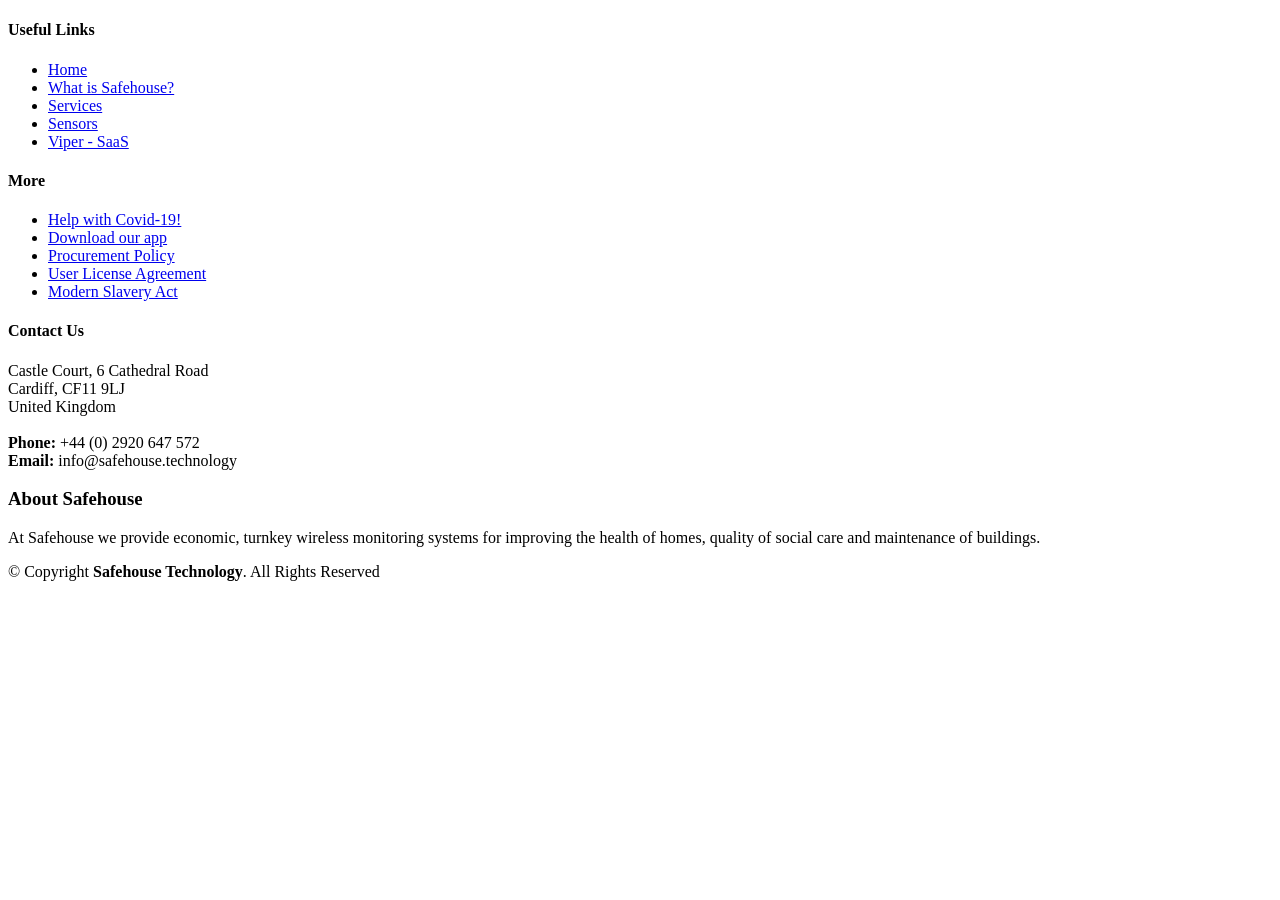
<file: footer.html>
<!DOCTYPE html>
<html lang="en">

    <head>
        <meta charset="utf-8">
        <meta content="width=device-width, initial-scale=1.0" name="viewport">


        <!--<script src="assets/js/main.js"></script>-->

    </head>

    <body>

        <footer id="footer" data-aos="fade-up" data-aos-easing="ease-in-out" data-aos-duration="500">

            <div class="footer-top">
                <div class="container">
                    <div class="row">

                        <div class="col-lg-3 col-md-6 footer-links">
                            <h4>Useful Links</h4>
                            <ul>
                                <li><i class="bx bx-chevron-right"></i> <a href="index.html">Home</a></li>
                                <li><i class="bx bx-chevron-right"></i> <a href="what-is-safehouse.html">What is Safehouse?</a></li>
                                <li><i class="bx bx-chevron-right"></i> <a href="services.html">Services</a></li>
                                <li><i class="bx bx-chevron-right"></i> <a href="sensors.html">Sensors</a></li>
                                <li><i class="bx bx-chevron-right"></i> <a href="viper.html">Viper - SaaS</a></li>
                            </ul>
                        </div>

                        <div class="col-lg-3 col-md-6 footer-links">
                            <h4>More</h4>
                            <ul>
                                <li><i class="bx bx-chevron-right"></i> <a href="air-dri-range.html">Help with Covid-19!</a></li>
                                <li><i class="bx bx-chevron-right"></i> <a href="mobileApp.html#appdownload">Download our app</a></li>
                                <li><i class="bx bx-chevron-right"></i> <a href="procurement-policy.html">Procurement Policy</a></li>
                                <li><i class="bx bx-chevron-right"></i> <a href="user-license-agreement.html">User License Agreement</a></li>
                                <li><i class="bx bx-chevron-right"></i> <a href="modern-slavery-act.html">Modern Slavery Act</a></li>
                            </ul>
                        </div>

                        <div class="col-lg-3 col-md-6 footer-contact">
                            <h4>Contact Us</h4>
                            <p>
                                Castle Court, 6 Cathedral Road<br>
                                Cardiff, CF11 9LJ<br>
                                United Kingdom <br><br>
                                <strong>Phone:</strong> +44 (0) 2920 647 572<br>
                                <strong>Email:</strong> info@safehouse.technology<br>
                            </p>
                        </div>

                        <div class="col-lg-3 col-md-6 footer-info">
                            <h3>About Safehouse</h3>
                            <p>At Safehouse we provide economic, turnkey wireless monitoring systems for improving the health of homes, quality of social care and maintenance of buildings.</p>
                            <div class="social-links mt-3">
                                <a href="https://twitter.com/Safehouse_Tech?lang=en" class="twitter"><i class="bx bxl-twitter"></i></a>
                                <a href="https://www.facebook.com/SafehouseTechnology" class="facebook"><i class="bx bxl-facebook"></i></a>
                                <a href="https://www.instagram.com/safehouse.technology/" class="instagram"><i class="bx bxl-instagram"></i></a>
                                <a href="https://www.linkedin.com/company/safehouse-technology-ltd/" class="linkedin"><i class="bx bxl-linkedin"></i></a>
                            </div>
                        </div>

                    </div>
                </div>
            </div>

            <div class="container">
                <div class="copyright">
                  &copy; Copyright <strong><span>Safehouse Technology</span></strong>. All Rights Reserved
                </div>
            </div>
        </footer>

        <a href="#" class="back-to-top d-flex align-items-center justify-content-center"><i class="bi bi-arrow-up-short"></i></a>

       

    </body>

</html>
</file>
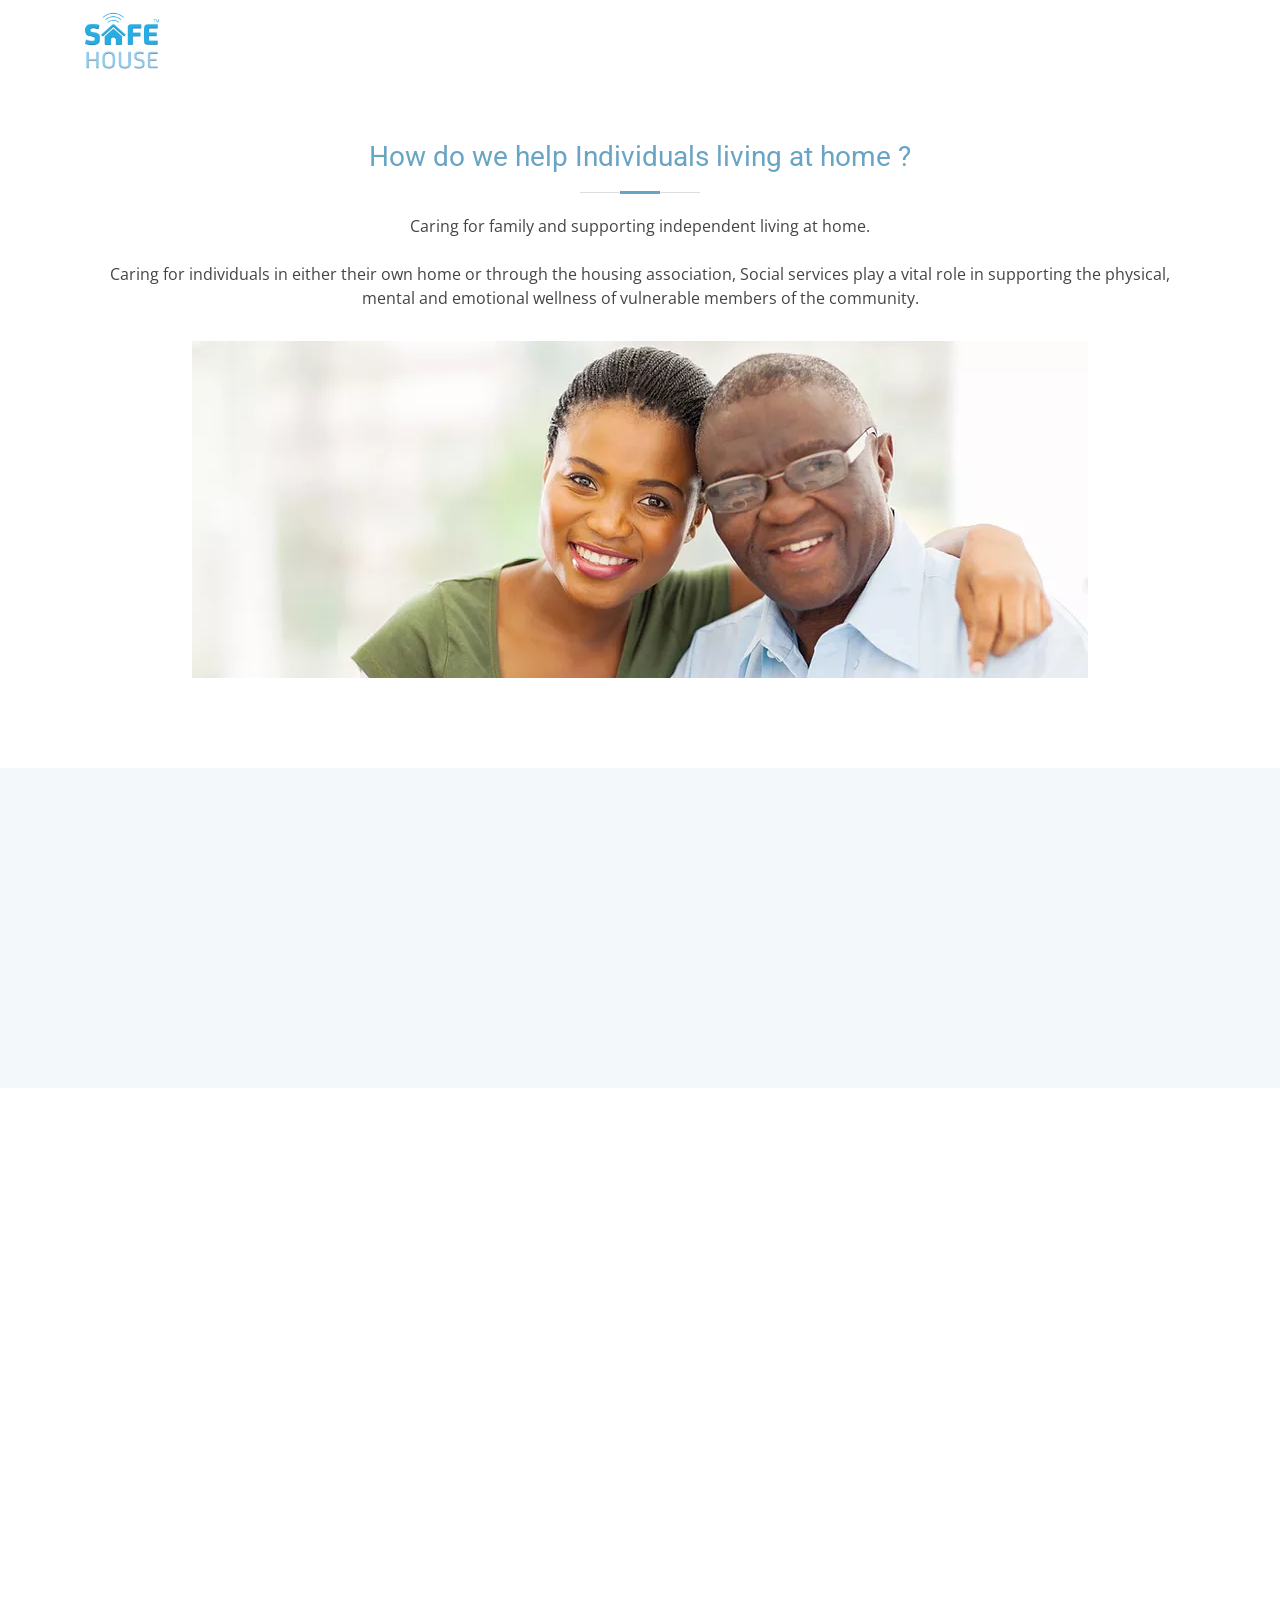
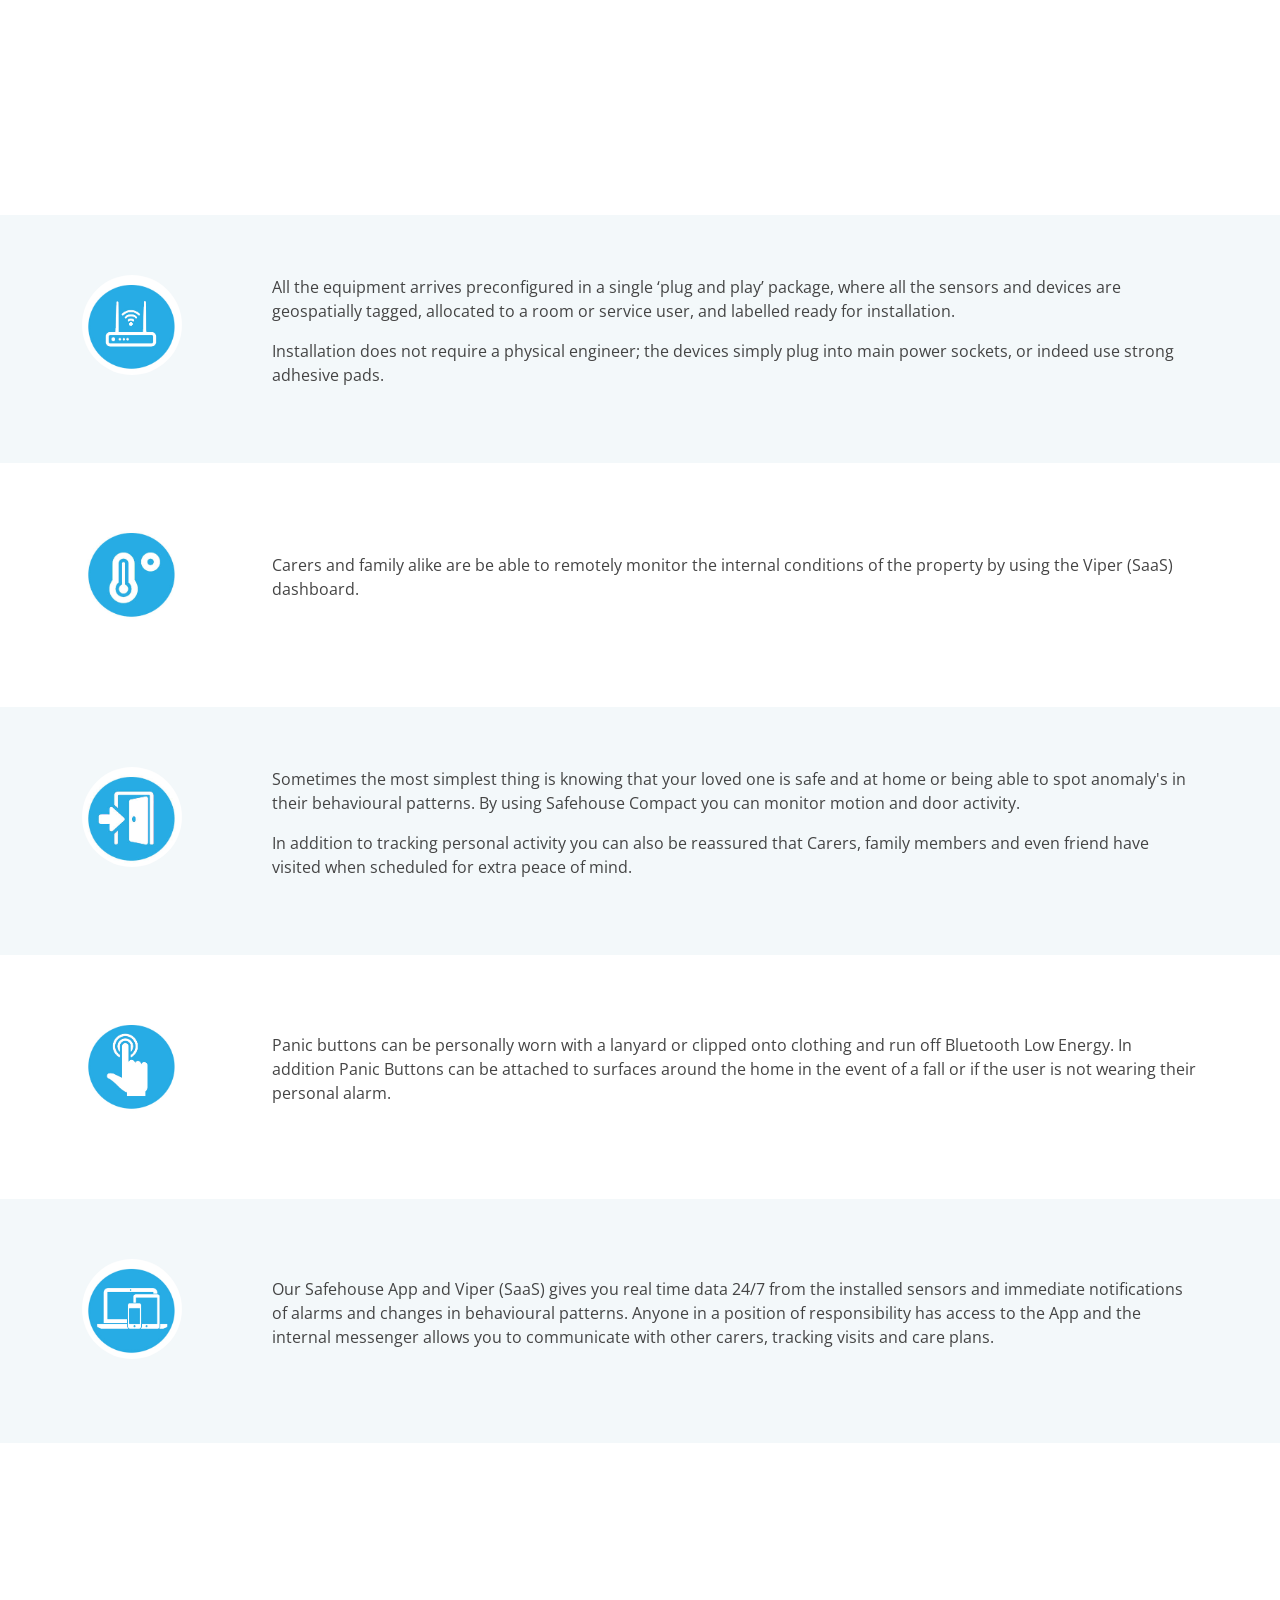
<file: individual-living.html>
<!DOCTYPE html>
<html lang="en">

    <head>
        <meta charset="utf-8">
        <meta content="width=device-width, initial-scale=1.0" name="viewport">

        <title>Individual Living | Safehouse Technology</title>
        <meta content="" name="description">
        <meta content="" name="keywords">

        <!-- Favicons -->
        <link href="assets/img/favicon_1.png" rel="icon">
        <link href="assets/img/apple-touch-icon.png" rel="apple-touch-icon">

        <link href="assets/vendor/fontawesome-free/css/all.min.css" rel="stylesheet" type="text/css">

        <!-- Google Fonts -->
        <link href="https://fonts.googleapis.com/css?family=Open+Sans:300,300i,400,400i,600,600i,700,700i|Roboto:300,300i,400,400i,500,500i,700,700i&display=swap" rel="stylesheet">

        <!-- Vendor CSS Files -->
        <link href="assets/vendor/animate.css/animate.min.css" rel="stylesheet">
        <link href="assets/vendor/aos/aos.css" rel="stylesheet">
        <link href="assets/vendor/bootstrap/css/bootstrap.min.css" rel="stylesheet">
        <link href="assets/vendor/bootstrap-icons/bootstrap-icons.css" rel="stylesheet">
        <link href="assets/vendor/boxicons/css/boxicons.min.css" rel="stylesheet">
        <link href="assets/vendor/glightbox/css/glightbox.min.css" rel="stylesheet">
        <link href="assets/vendor/swiper/swiper-bundle.min.css" rel="stylesheet">

        <!-- Template Main CSS File -->
        <link href="assets/css/style.css" rel="stylesheet">

    </head>

    <body>

        <div id="headerdiv"></div>

        <main id="main">

            <section class="features">
                <div class="container" data-aos="zoom-in">

                    <div class="section-title">
                        <h2 style="color: #68A4C4;">How do we help Individuals living at home ?</h2>
                        <p>Caring for family and supporting ​independent living at home.</p>
                        <br>
                        <p>
                            Caring for individuals in either their own home or through the housing association, 
                            Social services play a vital role in supporting the physical, mental and emotional wellness of vulnerable 
                            members of the community.
                        </p>
                    </div>   
                    <div class="row section-title">
                        <div class="col-lg-12">
                            <img src="assets/img/website-images/individual-at-home.png" class="img-fluid" alt="" style="">
                        </div>
                    </div>

                </div>
            </section>


            <section class="section-bg">
                <div class="container">

                    <div class="row" data-aos="fade-up">

                        <div class="col-md-12 pt-4 my-auto">
                            <p>
                                Safehouse is ideal for family members who wish to have an additional services to help monitor those under their care. 
                                Our home care package has been designed to reduce anxiety resulting from not having regular access to loved ones. 
                            </p>

                            <p>
                                By using Viper (SaaS), all those involved in an individual’s care will be able to view the environmental conditions 
                                within resident rooms such as the temperature, humidity, CO2 levels, light levels, noise levels and general air 
                                quality of the property. As well as the environmental readings, app users will be able to see how often family 
                                members have been visited by carers and friends and able to monitor their daily activity, creating greater 
                                awareness of their well-being.
                            </p>

                        </div>
                    </div>
                </div>
            </section>

            <section class="">
                <div class="container">

                    <div class="row" data-aos="fade-up">
                        <div class="col-md-12 order-1 order-md-2 d-flex justify-content-center">
                            <img src="assets/img/icons_folder/TEMP.jpg" class="img-fluid mb-4 carehome_icons" alt="">
                            <img src="assets/img/icons_folder/HUMIDITY.jpg" class="img-fluid mb-4 carehome_icons" alt="">
                            <img src="assets/img/icons_folder/ELECTRICITY.jpg" class="img-fluid mb-4 carehome_icons" alt="">
                            <img src="assets/img/icons_folder/AIR PRESSURE.jpg" class="img-fluid mb-4 carehome_icons" alt="">
                            <img src="assets/img/icons_folder/LIGHT.jpg" class="img-fluid mb-4 carehome_icons" alt="">
                            <img src="assets/img/icons_folder/DOOR MOTION.jpg" class="img-fluid mb-4 carehome_icons" alt="">
                            <img src="assets/img/icons_folder/NOISE.jpg" class="img-fluid mb-4 carehome_icons" alt="">
                            <img src="assets/img/icons_folder/CO.jpg" class="img-fluid mb-4 carehome_icons" alt="">
                            <img src="assets/img/icons_folder/CO2.jpg" class="img-fluid mb-4 carehome_icons" alt="">
                            <img src="assets/img/icons_folder/low VOCs.jpg" class="img-fluid mb-4 carehome_icons" alt="">
                        </div>
                    </div>

                    <div class="row" data-aos="fade-up">
                        <div class="col-md-12 order-1 order-md-2 d-flex justify-content-center">
                            <img src="assets/img/website-images/mobile phone app .jpg" class="img-fluid mb-4 " alt="">
                            <img src="assets/img/website-images/saas-current-status.jpg" class="img-fluid mb-4 " alt="">
                        </div>
                    </div>

                </div>
            </section>

            <section class="section-bg">
                <div class="container">

                    <div class="row">
                        <div class="col-md-2">
                            <img src="assets/img/icons_folder/HOME-hub.jpg" class="img-fluid mb-4 viper_icons" alt="" >
                        </div>
                        <div class="col-md-10 my-auto">
                            <p>
                                All the equipment arrives preconfigured in a single ‘plug and play’ package, 
                                where all the sensors and devices are geospatially tagged, allocated to a room or service user, and labelled ready for installation.
                            </p>
                            <p>
                                Installation does not require a physical engineer; the devices simply plug into main power sockets, or indeed use strong adhesive pads.
                            </p>
                        </div>
                    </div>

                </div>
            </section>

            <section class="">
                <div class="container">

                    <div class="row">
                        <div class="col-md-2">
                            <img src="assets/img/icons_folder/TEMP.jpg" class="img-fluid mb-4 viper_icons" alt="" >
                        </div>
                        <div class="col-md-10 my-auto">
                            <p>
                                Carers and family alike are be able to remotely monitor the internal conditions of the property by using the Viper (SaaS) dashboard.
                            </p>
                        </div>
                    </div>

                </div>
            </section>

            <section class="section-bg">
                <div class="container">

                    <div class="row">
                        <div class="col-md-2">
                            <img src="assets/img/icons_folder/DOOR MOTION.jpg" class="img-fluid mb-4 viper_icons" alt="" >
                        </div>
                        <div class="col-md-10 my-auto">
                            <p>
                                Sometimes the most simplest thing is knowing that your loved one is safe and at home or being able to spot anomaly's in their behavioural patterns. 
                                By using Safehouse Compact you can monitor motion and door activity.
                            </p>
                            <p>
                                In addition to tracking personal activity you can also be reassured that Carers, 
                                family members and even friend have visited when scheduled for extra peace of mind.  
                            </p>
                        </div>
                    </div>

                </div>
            </section>

            <section class="">
                <div class="container">

                    <div class="row">
                        <div class="col-md-2">
                            <img src="assets/img/icons_folder/panic-BUTTON.jpg" class="img-fluid mb-4 viper_icons" alt="" >
                        </div>
                        <div class="col-md-10 my-auto">
                            <p> 
                                Panic buttons can be personally worn with a lanyard or clipped onto clothing and run off Bluetooth Low Energy. 
                                In addition Panic Buttons can be attached to surfaces around the home in the event of a fall or if the user is 
                                not wearing their personal alarm.
                            </p>
                        </div>
                    </div>

                </div>
            </section>

            <section class="section-bg">
                <div class="container">

                    <div class="row">
                        <div class="col-md-2">
                            <img src="assets/img/icons_folder/DEVICES.jpg" class="img-fluid mb-4 viper_icons" alt="" >
                        </div>
                        <div class="col-md-10 my-auto">
                            <p>
                                Our Safehouse App and Viper (SaaS) gives you real time data 24/7 from the installed sensors and immediate notifications of 
                                alarms and changes in behavioural patterns. Anyone in a position of responsibility 
                                has access to the App and the internal messenger allows you to communicate with other carers, tracking visits and care plans.
                            </p>
                        </div>
                    </div>

                </div>
            </section>


            <div id="calltoaction"></div>

            <!--        <section class="">
                        <div class="container">
            
                            <div class="row" data-aos="fade-up">
                                <div class="col-md-12 pt-5 order-2 order-md-1">
                                    <h4 style="color:#68A4C4;" class="mb-4">
                                        For more information about our products or services please contact a member of our team: info@safehouse.technology
                                    </h4>
                                </div>
                            </div>
                            
                            <div class="row" data-aos="fade-up">  
                                <div class="col-md-12 btn" > 
                                    <a id="" href="register-your-interest.html" class="btn-get-started scrollto animate__animated animate__fadeInUp service_readmore ">
                                        Register your interest in Safehouse today
                                    </a>
                                </div>
                            </div>
                            
                        </div>
                    </section>-->

        </main>

        <div id="footerdiv"></div>

        <a href="#" class="back-to-top d-flex align-items-center justify-content-center"><i class="bi bi-arrow-up-short"></i></a>

        <!-- Vendor JS Files -->
        <script src="assets/vendor/aos/aos.js"></script>
        <script src="assets/vendor/bootstrap/js/bootstrap.bundle.min.js"></script>
        <script src="assets/vendor/glightbox/js/glightbox.min.js"></script>
        <script src="assets/vendor/isotope-layout/isotope.pkgd.min.js"></script>
        <script src="assets/vendor/php-email-form/validate.js"></script>
        <script src="assets/vendor/purecounter/purecounter.js"></script>
        <script src="assets/vendor/swiper/swiper-bundle.min.js"></script>
        <script src="assets/vendor/waypoints/noframework.waypoints.js"></script>

        <!-- Template Main JS File -->
        <!--<script src="assets/js/main.js"></script>-->

        <script type="text/javascript" src="assets/vendor/jquery/jquery.min.js"></script>
        <script type="text/javascript" src="assets/js/all.js"></script>

    </body>

</html>
</file>
<file: assets/css/basket.css>
/*
To change this license header, choose License Headers in Project Properties.
To change this template file, choose Tools | Templates
and open the template in the editor.
*/
/* 
    Created on : 14-Aug-2021, 11:45:02
    Author     : gagan
*/

body {
    /*background: #ddd;*/
/*    min-height: 100vh;
    vertical-align: middle;
    display: flex;
    font-family: sans-serif;
    font-size: 0.8rem;
    font-weight: bold*/
}

.title {
    margin-bottom: 5vh
}

.card {
    margin: auto;
/*    max-width: 950px;
    width: 90%;*/
    box-shadow: 0 6px 20px 0 rgba(0, 0, 0, 0.19);
    border-radius: 1rem;
    border: transparent
}

@media(max-width:767px) {
    .card {
        margin: 3vh auto
    }
}

.cart {
    background-color: #fff;
    padding: 4vh 5vh;
    border-bottom-left-radius: 1rem;
    border-top-left-radius: 1rem
}

@media(max-width:767px) {
    .cart {
        padding: 4vh;
        border-bottom-left-radius: unset;
        border-top-right-radius: 1rem
    }
}

.summary {
    background-color: #ddd;
    border-top-right-radius: 1rem;
    border-bottom-right-radius: 1rem;
    padding: 4vh;
    color: rgb(65, 65, 65)
}

@media(max-width:767px) {
    .summary {
        border-top-right-radius: unset;
        border-bottom-left-radius: 1rem
    }
}

.summary .col-2 {
    padding: 0
}

.summary .col-10 {
    padding: 0
}

.row {
    margin: 0
}

.title b {
    font-size: 1.5rem
}

.main {
    margin: 0;
    padding: 2vh 0;
    width: 100%
}

.col-2,
.col {
    padding: 0 1vh
}

a {
    padding: 0 1vh
}

.close {
    margin-left: auto;
    font-size: 0.7rem
}

.tableImage {
    width: 6.0rem
}

.back-to-shop {
    margin-top: 4.5rem
}

h5 {
    margin-top: 4vh
}

hr {
    margin-top: 1.25rem
}

form {
    padding: 2vh 0
}

select {
    border: 1px solid rgba(0, 0, 0, 0.137);
    padding: 1.5vh 1vh;
    margin-bottom: 4vh;
    outline: none;
    width: 100%;
    background-color: rgb(247, 247, 247)
}

/*input {
    border: 1px solid rgba(0, 0, 0, 0.137);
    padding: 1vh;
    margin-bottom: 4vh;
    outline: none;
    width: 100%;
    background-color: rgb(247, 247, 247)
}

input:focus::-webkit-input-placeholder {
    color: transparent
}

.btn {
    background-color: #000;
    border-color: #000;
    color: white;
    width: 100%;
    font-size: 0.7rem;
    margin-top: 4vh;
    padding: 1vh;
    border-radius: 0
}

.btn:focus {
    box-shadow: none;
    outline: none;
    box-shadow: none;
    color: white;
    -webkit-box-shadow: none;
    -webkit-user-select: none;
    transition: none
}

.btn:hover {
    color: white
}

a {
    color: black
}

a:hover {
    color: black;
    text-decoration: none
}*/

#code {
    background-image: linear-gradient(to left, rgba(255, 255, 255, 0.253), rgba(255, 255, 255, 0.185)), url("https://img.icons8.com/small/16/000000/long-arrow-right.png");
    background-repeat: no-repeat;
    background-position-x: 95%;
    background-position-y: center
}

.checkout{
    font-family: "Roboto", sans-serif;
    font-weight: 500;
    font-size: 14px;
    letter-spacing: 1px;
    display: inline-block;
    padding: 12px 32px;
    /*border-radius: 50px;*/
    transition: 0.2s;
    line-height: 1;
    /*color: #fff;*/
    -webkit-animation-delay: 0.8s;
    animation-delay: 0.8s;
    border: 2px solid #68A4C4;
    /*color:#68A4C4;*/
    
    background: #68A4C4;
    color: #fff;
}

.checkout:hover 
{
    background: #FFA900;
    color: #fff;
    text-decoration: none;
    border: 2px solid #FFA900;
}
</file>
<file: assets/css/style.css>
/**
* Template Name: Moderna - v4.1.0
* Template URL: https://bootstrapmade.com/free-bootstrap-template-corporate-moderna/
* Author: BootstrapMade.com
* License: https://bootstrapmade.com/license/
*/

/*--------------------------------------------------------------
# General
--------------------------------------------------------------*/
body {
  font-family: "Open Sans", sans-serif;
  color: #444;
}

a {
  color: #4fa6d5;
  text-decoration: none;
}

a:hover {
  color: #45beff;
  text-decoration: none;
}

h1, h2, h3, h4, h5, h6, .font-primary {
  font-family: "Roboto", sans-serif;
}

/*--------------------------------------------------------------
# Back to top button
--------------------------------------------------------------*/
.back-to-top {
  position: fixed;
  visibility: hidden;
  opacity: 0;
  right: 15px;
  bottom: 15px;
  z-index: 99999;
  background: #68A4C4;
  width: 40px;
  height: 40px;
  border-radius: 4px;
  transition: all 0.4s;
}

.back-to-top i {
  font-size: 24px;
  color: #fff;
  line-height: 0;
}

.back-to-top:hover {
  background: #85b6cf;
  color: #fff;
}

.back-to-top.active {
  visibility: visible;
  opacity: 1;
}

/*--------------------------------------------------------------
# Header
--------------------------------------------------------------*/
#header {
  height: 80px;
  transition: all 0.5s;
  z-index: 997;
  transition: all 0.5s;
  background: #1e4356;
}

#header.header-transparent {
  background: none;
}

#header.header-scrolled {
  background: rgba(30, 67, 86, 0.8);
  height: 60px;
}

#header .logo h1 {
  font-size: 28px;
  margin: 0;
  padding: 4px 0;
  line-height: 1;
  font-weight: 400;
  letter-spacing: 3px;
  text-transform: uppercase;
}

#header .logo h1 a, #header .logo h1 a:hover {
  color: #fff;
  text-decoration: none;
}

#header .logo img {
  padding: 0;
  margin: 0;
  max-height: 80px;
}

#main {
  margin-top: 80px;
}

/*--------------------------------------------------------------
# Navigation Menu
--------------------------------------------------------------*/
/**
* Desktop Navigation 
*/
.navbar {
  padding: 0;
}

.navbar ul {
  margin: 0;
  padding: 0;
  display: flex;
  list-style: none;
  align-items: center;
}

.navbar li {
  position: relative;
}

.navbar a {
  display: flex;
  align-items: center;
  justify-content: space-between;
  padding: 10px 0 10px 30px;
  font-family: "Open Sans", sans-serif;
  font-size: 14px;
  color: #fff;
  white-space: nowrap;
  transition: 0.3s;
}

.navbar a i {
  font-size: 15px;
  line-height: 0;
  margin-left: 5px;
}

.navbar a:hover, .navbar .active, .navbar li:hover > a {
  color: #a2cce3;
}

.navbar .dropdown ul {
  display: block;
  position: absolute;
  left: 14px;
  top: calc(100% + 30px);
  margin: 0;
  padding: 10px 0;
  z-index: 99;
  opacity: 0;
  visibility: hidden;
  background: #fff;
  box-shadow: 0px 0px 30px rgba(127, 137, 161, 0.25);
  transition: 0.3s;
}

.navbar .dropdown ul li {
  min-width: 200px;
}

.navbar .dropdown ul a {
  padding: 10px 20px;
  font-size: 14px;
  text-transform: none;
  color: #1c3745;
}

.navbar .dropdown ul a i {
  font-size: 12px;
}

.navbar .dropdown ul a:hover, .navbar .dropdown ul .active:hover, .navbar .dropdown ul li:hover > a {
  color: #68A4C4;
}

.navbar .dropdown:hover > ul {
  opacity: 1;
  top: 100%;
  visibility: visible;
}

.navbar .dropdown .dropdown ul {
  top: 0;
  left: calc(100% - 30px);
  visibility: hidden;
}

.navbar .dropdown .dropdown:hover > ul {
  opacity: 1;
  top: 0;
  left: 100%;
  visibility: visible;
}

@media (max-width: 1366px) {
  .navbar .dropdown .dropdown ul {
    left: -90%;
  }
  .navbar .dropdown .dropdown:hover > ul {
    left: -100%;
  }
}

/**
* Mobile Navigation 
*/
.mobile-nav-toggle {
  color: #fff;
  font-size: 28px;
  cursor: pointer;
  display: none;
  line-height: 0;
  transition: 0.5s;
}

@media (max-width: 991px) {
  .mobile-nav-toggle {
    display: block;
  }
  .navbar ul {
    display: none;
  }
}

.navbar-mobile {
  position: fixed;
  overflow: hidden;
  top: 0;
  right: 0;
  left: 0;
  bottom: 0;
  background: rgba(17, 38, 48, 0.9);
  transition: 0.3s;
}

.navbar-mobile .mobile-nav-toggle {
  position: absolute;
  top: 15px;
  right: 15px;
}

.navbar-mobile ul {
  display: block;
  position: absolute;
  top: 55px;
  right: 15px;
  bottom: 15px;
  left: 15px;
  padding: 10px 0;
  background-color: #fff;
  overflow-y: auto;
  transition: 0.3s;
}

.navbar-mobile a {
  padding: 10px 20px;
  font-size: 15px;
  color: #1e4356;
}

.navbar-mobile a:hover, .navbar-mobile .active, .navbar-mobile li:hover > a {
  color: #68A4C4;
}

.navbar-mobile .getstarted {
  margin: 15px;
}

.navbar-mobile .dropdown ul {
  position: static;
  display: none;
  margin: 10px 20px;
  padding: 10px 0;
  z-index: 99;
  opacity: 1;
  visibility: visible;
  background: #fff;
  box-shadow: 0px 0px 30px rgba(127, 137, 161, 0.25);
}

.navbar-mobile .dropdown ul li {
  min-width: 200px;
}

.navbar-mobile .dropdown ul a {
  padding: 10px 20px;
}

.navbar-mobile .dropdown ul a i {
  font-size: 12px;
}

.navbar-mobile .dropdown ul a:hover, .navbar-mobile .dropdown ul .active:hover, .navbar-mobile .dropdown ul li:hover > a {
  color: #68A4C4;
}

.navbar-mobile .dropdown > .dropdown-active {
  display: block;
}

/*--------------------------------------------------------------
# Hero Section
--------------------------------------------------------------*/
#hero {
  width: 100%;
  height: 90vh;
  overflow: hidden;
  position: relative;
}

#hero::after {
  content: '';
  position: absolute;
  left: 50%;
  top: 0;
  width: 130%;
  height: 95%;
  /*background: linear-gradient(to right, rgba(30, 67, 86, 0.8), rgba(30, 67, 86, 0.6)), url("../img/hero-bg.jpg") center top no-repeat;*/
  background: linear-gradient(to right, rgba(30, 67, 86, 0.8), rgba(30, 67, 86, 0.6)), url("../img/safehouse/banner3.png") center top no-repeat;
  z-index: 0;
  border-radius: 0 0 50% 50%;
  transform: translateX(-50%) rotate(0deg);
}

#hero::before {
  content: '';
  position: absolute;
  left: 50%;
  top: 0;
  width: 130%;
  height: 96%;
  background: #68A4C4;
  opacity: 0.3;
  z-index: 0;
  border-radius: 0 0 50% 50%;
  transform: translateX(-50%) translateY(18px) rotate(2deg);
  
 
}

#hero .carousel-container {
  display: flex;
  justify-content: center;
  align-items: center;
  flex-direction: column;
  text-align: center;
  bottom: 0;
  top: 0;
  left: 0;
  right: 0;
}

#hero h2 {
  color: #fff;
  margin-bottom: 30px;
  font-size: 48px;
  font-weight: 700;
}

#hero p {
  width: 80%;
  -webkit-animation-delay: 0.4s;
  animation-delay: 0.4s;
  margin: 0 auto 30px auto;
  color: #fff;
}

#hero .carousel-control-prev, #hero .carousel-control-next {
  width: 10%;
}

#hero .carousel-control-next-icon, #hero .carousel-control-prev-icon {
  background: none;
  font-size: 48px;
  line-height: 1;
  width: auto;
  height: auto;
}

#hero .btn-get-started {
  font-family: "Roboto", sans-serif;
  font-weight: 500;
  font-size: 14px;
  letter-spacing: 1px;
  display: inline-block;
  padding: 12px 32px;
  border-radius: 50px;
  transition: 0.5s;
  line-height: 1;
  margin: 10px;
  color: #fff;
  -webkit-animation-delay: 0.8s;
  animation-delay: 0.8s;
  border: 2px solid #68A4C4;
}

#hero .btn-get-started:hover {
  background: #68A4C4;
  color: #fff;
  text-decoration: none;
}

@media (min-width: 1024px) {
  #hero p {
    width: 60%;
  }
  #hero .carousel-control-prev, #hero .carousel-control-next {
    width: 5%;
  }
}

@media (max-width: 768px) {
  #hero::after {
    width: 180%;
    height: 95%;
    border-radius: 0 0 50% 50%;
    transform: translateX(-50%) rotate(0deg);
  }
  #hero::before {
    top: 0;
    width: 180%;
    height: 94%;
    border-radius: 0 0 50% 50%;
    transform: translateX(-50%) translateY(20px) rotate(4deg);
  }
}

@media (max-width: 575px) {
  #hero h2 {
    font-size: 30px;
  }
  #hero::after {
    left: 40%;
    top: 0;
    width: 200%;
    height: 95%;
    border-radius: 0 0 50% 50%;
    transform: translateX(-50%) rotate(0deg);
  }
  #hero::before {
    left: 50%;
    top: 0;
    width: 200%;
    height: 94%;
    border-radius: 0 0 50% 50%;
    transform: translateX(-50%) translateY(20px) rotate(4deg);
  }
}

/*--------------------------------------------------------------
# Hero No Slider Section
--------------------------------------------------------------*/
#hero-no-slider {
  width: 100%;
  height: 100vh;
  overflow: hidden;
  position: relative;
  text-align: center;
}

#hero-no-slider::before {
  content: '';
  position: absolute;
  left: 0;
  top: 0;
  right: 0;
  bottom: 0;
  /*background: linear-gradient(to right, rgba(30, 67, 86, 0.8), rgba(30, 67, 86, 0.6)), url("../img/hero-bg.jpg") center top no-repeat;*/
  background: linear-gradient(to right, rgba(30, 67, 86, 0.8), rgba(30, 67, 86, 0.6)), url("../img/website-images/ours-safehouse-products-banner4.jpg") center top no-repeat;
}

#hero-no-slider h2 {
  color: #fff;
  margin-bottom: 15px;
  font-size: 48px;
  font-weight: 700;
}

#hero-no-slider p {
  color: #fff;
}

#hero-no-slider .btn-get-started {
  font-family: "Roboto", sans-serif;
  font-weight: 500;
  font-size: 14px;
  letter-spacing: 1px;
  display: inline-block;
  padding: 12px 32px;
  border-radius: 50px;
  transition: 0.5s;
  line-height: 1;
  margin: 10px;
  color: #fff;
  -webkit-animation-delay: 0.8s;
  animation-delay: 0.8s;
  border: 2px solid #68A4C4;
}

#hero-no-slider .btn-get-started:hover {
  background: #68A4C4;
  color: #fff;
  text-decoration: none;
}

@media (max-width: 575px) {
  #hero-no-slider h2 {
    font-size: 30px;
  }
}

/*--------------------------------------------------------------
# Sections General
--------------------------------------------------------------*/
section {
  padding: 60px 0;
}

.section-bg {
   background-color: #f3f8fa;
}

.section-title {
  text-align: center;
  padding-bottom: 30px;
}

.section-title h2 {
  font-size: 28px;
  font-weight: 400;
  margin-bottom: 20px;
  padding-bottom: 20px;
  position: relative;
}

.section-title h2::before {
  content: '';
  position: absolute;
  display: block;
  width: 120px;
  height: 1px;
  background: #ddd;
  bottom: 1px;
  left: calc(50% - 60px);
}

.section-title h2::after {
  content: '';
  position: absolute;
  display: block;
  width: 40px;
  height: 3px;
  background: #68A4C4;
  bottom: 0;
  left: calc(50% - 20px);
}

.section-title p {
  margin-bottom: 0;
}

/*--------------------------------------------------------------
# Breadcrumbs
--------------------------------------------------------------*/
.breadcrumbs {
  padding: 15px 0;
  background-color: #f3f8fa;
  min-height: 40px;
}

.breadcrumbs h2 {
  font-size: 28px;
  font-weight: 300;
}

.breadcrumbs ol {
  display: flex;
  flex-wrap: wrap;
  list-style: none;
  padding: 0;
  margin: 0;
}

.breadcrumbs ol li + li {
  padding-left: 10px;
}

.breadcrumbs ol li + li::before {
  display: inline-block;
  padding-right: 10px;
  color: #6c757d;
  content: "/";
}

@media (max-width: 768px) {
  .breadcrumbs .d-flex {
    display: block !important;
  }
  .breadcrumbs ol {
    display: block;
  }
  .breadcrumbs ol li {
    display: inline-block;
  }
}

/*--------------------------------------------------------------
# Our Services
--------------------------------------------------------------*/
.services {
  padding-bottom: 20px;
}

.services .icon-box {
  padding: 30px;
  position: relative;
  overflow: hidden;
  margin: 0  0 40px 0;
  background: #fff;
  box-shadow: 0 5px 26px 0 rgba(68, 88, 144, 0.14);
  transition: all 0.3s ease-in-out;
  text-align: center;
  border: 1px solid #fff;
}

.services .icon {
  margin: 0 auto 20px auto;
  padding-top: 17px;
  display: inline-block;
  text-align: center;
  border-radius: 50%;
  width: 72px;
  height: 72px;
}

.services .icon i {
  font-size: 36px;
  line-height: 1;
}

.services .title {
  font-weight: 700;
  margin-bottom: 15px;
  font-size: 18px;
}

.services .title a {
  color: #111;
}

.services .description {
  font-size: 15px;
  line-height: 28px;
  margin-bottom: 0;
}

.services .icon-box-pink .icon {
  background: #fceef3;
}

.services .icon-box-pink .icon i {
  color: #ff689b;
}

.services .icon-box-pink:hover {
  border-color: #ff689b;
}

.services .icon-box-cyan .icon {
  background: #e6fdfc;
}

.services .icon-box-cyan .icon i {
  color: #3fcdc7;
}

.services .icon-box-cyan:hover {
  border-color: #3fcdc7;
}

.services .icon-box-green .icon {
  background: #eafde7;
}

.services .icon-box-green .icon i {
  color: #41cf2e;
}

.services .icon-box-green:hover {
  border-color: #41cf2e;
}

.services .icon-box-blue .icon {
  background: #e1eeff;
}

.services .icon-box-blue .icon i {
  color: #2282ff;
}

.services .icon-box-blue:hover {
  border-color: #2282ff;
}

/*--------------------------------------------------------------
# Why Us
--------------------------------------------------------------*/
.why-us .container {
  box-shadow: 0 5px 25px 0 rgba(214, 215, 216, 0.6);
  background: #fff;
}

.why-us .icon-box + .icon-box {
  margin-top: 50px;
}

.why-us .icon-box .icon {
  float: left;
  display: flex;
  align-items: center;
  justify-content: center;
  width: 72px;
  height: 72px;
  background: #f3f8fa;
  border-radius: 6px;
  transition: 0.5s;
}

.why-us .icon-box .icon i {
  color: #68A4C4;
  font-size: 32px;
}

.why-us .icon-box:hover .icon {
  background: #68A4C4;
}

.why-us .icon-box:hover .icon i {
  color: #fff;
}

.why-us .icon-box .title {
  margin-left: 95px;
  font-weight: 700;
  margin-bottom: 10px;
  font-size: 18px;
  text-transform: uppercase;
}

.why-us .icon-box .title a {
  color: #343a40;
  transition: 0.3s;
}

.why-us .icon-box .title a:hover {
  color: #68A4C4;
}

.why-us .icon-box .description {
  margin-left: 95px;
  line-height: 24px;
  font-size: 14px;
}

.why-us .video-box {
  /*position: relative;*/
}

.why-us .video-box img {
/*  padding-top: 15px;
  padding-bottom: 15px;*/
}

.why-us .play-btn {
  width: 94px;
  height: 94px;
  background: radial-gradient(#68A4C4 50%, rgba(104, 164, 196, 0.4) 52%);
  border-radius: 50%;
  display: block;
  position: absolute;
  left: calc(50% - 47px);
  top: calc(50% - 47px);
  overflow: hidden;
}

.why-us .play-btn::after {
  content: '';
  position: absolute;
  left: 50%;
  top: 50%;
  transform: translateX(-40%) translateY(-50%);
  width: 0;
  height: 0;
  border-top: 10px solid transparent;
  border-bottom: 10px solid transparent;
  border-left: 15px solid #fff;
  z-index: 100;
  transition: all 400ms cubic-bezier(0.55, 0.055, 0.675, 0.19);
}

.why-us .play-btn::before {
  content: '';
  position: absolute;
  width: 120px;
  height: 120px;
  -webkit-animation-delay: 0s;
  animation-delay: 0s;
  -webkit-animation: pulsate-btn 2s;
  animation: pulsate-btn 2s;
  -webkit-animation-direction: forwards;
  animation-direction: forwards;
  -webkit-animation-iteration-count: infinite;
  animation-iteration-count: infinite;
  -webkit-animation-timing-function: steps;
  animation-timing-function: steps;
  opacity: 1;
  border-radius: 50%;
  border: 5px solid rgba(104, 164, 196, 0.7);
  top: -15%;
  left: -15%;
  background: rgba(198, 16, 0, 0);
}

.why-us .play-btn:hover::after {
  border-left: 15px solid #68A4C4;
  transform: scale(20);
}

.why-us .play-btn:hover::before {
  content: '';
  position: absolute;
  left: 50%;
  top: 50%;
  transform: translateX(-40%) translateY(-50%);
  width: 0;
  height: 0;
  border: none;
  border-top: 10px solid transparent;
  border-bottom: 10px solid transparent;
  border-left: 15px solid #fff;
  z-index: 200;
  -webkit-animation: none;
  animation: none;
  border-radius: 0;
}

@-webkit-keyframes pulsate-btn {
  0% {
    transform: scale(0.6, 0.6);
    opacity: 1;
  }
  100% {
    transform: scale(1, 1);
    opacity: 0;
  }
}

@keyframes pulsate-btn {
  0% {
    transform: scale(0.6, 0.6);
    opacity: 1;
  }
  100% {
    transform: scale(1, 1);
    opacity: 0;
  }
}



/*--------------------------------------------------------------
# Features
--------------------------------------------------------------*/
.features .row + .row {
  margin-top: 100px;
}

.features h3 {
  font-weight: 400;
  font-size: 24px;
}

.features ul {
  list-style: none;
  padding: 0;
}

.features ul li {
  padding-bottom: 10px;
}

.features ul i {
  font-size: 20px;
  padding-right: 4px;
  color: #68A4C4;
}

.features p:last-child {
  margin-bottom: 0;
}

/*--------------------------------------------------------------
# About
--------------------------------------------------------------*/
.about h3 {
  font-weight: 400;
  font-size: 26px;
}

.about ul {
  list-style: none;
  padding: 0;
}

.about ul li {
  padding-bottom: 10px;
}

.about ul i {
  font-size: 20px;
  padding-right: 4px;
  color: #68A4C4;
}

.about p:last-child {
  margin-bottom: 0;
}

/*--------------------------------------------------------------
# Facts
--------------------------------------------------------------*/
.facts .counters span {
  font-size: 48px;
  display: block;
  color: #68A4C4;
}

.facts .counters p {
  padding: 0;
  margin: 0 0 20px 0;
  font-family: "Roboto", sans-serif;
  font-size: 14px;
}

/*--------------------------------------------------------------
# Our Skills
--------------------------------------------------------------*/
.skills {
  padding: 60px 0;
}

.skills .progress {
  height: 35px;
  margin-bottom: 10px;
}

.skills .progress .skill {
  line-height: 35px;
  padding: 0;
  margin: 0 0 0 20px;
  text-transform: uppercase;
}

.skills .progress .skill .val {
  float: right;
  font-style: normal;
  margin: 0 20px 0 0;
}

.skills .progress-bar {
  width: 1px;
  text-align: left;
  transition: .9s;
}

/*--------------------------------------------------------------
# Tetstimonials
--------------------------------------------------------------*/
.testimonials {
  padding: 60px 0;
}

.testimonials .section-header {
  margin-bottom: 40px;
}

.testimonials .testimonial-item {
  text-align: center;
}

.testimonials .testimonial-item .testimonial-img {
  width: 120px;
  border-radius: 50%;
  border: 4px solid #fff;
  margin: 0 auto;
}

.testimonials .testimonial-item h3 {
  font-size: 20px;
  font-weight: bold;
  margin: 10px 0 5px 0;
  color: #111;
}

.testimonials .testimonial-item h4 {
  font-size: 14px;
  color: #999;
  margin: 0 0 15px 0;
}

.testimonials .testimonial-item .quote-icon-left, .testimonials .testimonial-item .quote-icon-right {
  color: #fbfcfd;
  font-size: 26px;
}

.testimonials .testimonial-item .quote-icon-left {
  display: inline-block;
  left: -5px;
  position: relative;
}

.testimonials .testimonial-item .quote-icon-right {
  display: inline-block;
  right: -5px;
  position: relative;
  top: 10px;
}

.testimonials .testimonial-item p {
  font-style: italic;
  margin: 0 auto 15px auto;
}

.testimonials .swiper-pagination {
  margin-top: 20px;
  position: relative;
}

.testimonials .swiper-pagination .swiper-pagination-bullet {
  width: 12px;
  height: 12px;
  background-color: #fff;
  opacity: 1;
  border: 1px solid #68A4C4;
}

.testimonials .swiper-pagination .swiper-pagination-bullet-active {
  background-color: #68A4C4;
}

/*--------------------------------------------------------------
# Service Details
--------------------------------------------------------------*/
.service-details {
  padding-bottom: 10px;
}

.service-details .card {
  border: 0;
  padding: 0 30px;
  margin-bottom: 60px;
  position: relative;
}

.service-details .card-img {
  width: calc(100% + 60px);
  margin-left: -30px;
  overflow: hidden;
  z-index: 9;
  border-radius: 0;
}

.service-details .card-img img {
  max-width: 100%;
  transition: all 0.3s ease-in-out;
}

.service-details .card-body {
  z-index: 10;
  background: #fff;
  border-top: 4px solid #fff;
  padding: 30px;
  box-shadow: 0px 2px 15px rgba(0, 0, 0, 0.1);
  margin-top: -60px;
  transition: 0.3s;
}

.service-details .card-title {
  font-weight: 700;
  text-align: center;
  margin-bottom: 20px;
}

.service-details .card-title a {
  color: #1e4356;
  transition: 0.3s;
}

.service-details .card-text {
  color: #5e5e5e;
}

.service-details .read-more a {
  color: #777777;
  text-transform: uppercase;
  font-weight: 600;
  font-size: 12px;
  transition: 0.3s;
}

.service-details .read-more a:hover {
  color: #68A4C4;
}

.service-details .card:hover img {
  transform: scale(1.1);
}

.service-details .card:hover .card-body {
  border-color: #68A4C4;
}

.service-details .card:hover .card-body .card-title a {
  color: #68A4C4;
}

/*--------------------------------------------------------------
# Pricing
--------------------------------------------------------------*/
.pricing .row {
  padding-top: 40px;
}

.pricing .box {
  padding: 40px;
  margin-bottom: 30px;
  box-shadow: 0px 0px 30px rgba(73, 78, 92, 0.15);
  background: #fff;
  text-align: center;
}

.pricing h3 {
  font-weight: 300;
  margin-bottom: 15px;
  font-size: 28px;
}

.pricing h4 {
  font-size: 46px;
  color: #68A4C4;
  font-weight: 400;
  font-family: "Open Sans", sans-serif;
  margin-bottom: 25px;
}

.pricing h4 span {
  color: #bababa;
  font-size: 18px;
  display: block;
}

.pricing ul {
  padding: 0;
  list-style: none;
  color: #999;
  text-align: left;
  line-height: 20px;
}

.pricing ul li {
  padding-bottom: 12px;
}

.pricing ul i {
  color: #68A4C4;
  font-size: 18px;
  padding-right: 4px;
}

.pricing ul .na {
  color: #ccc;
}

.pricing ul .na i {
  color: #ccc;
}

.pricing ul .na span {
  text-decoration: line-through;
}

.pricing .get-started-btn {
  background: #1e4356;
  display: inline-block;
  padding: 6px 30px;
  border-radius: 20px;
  color: #fff;
  transition: none;
  font-size: 14px;
  font-weight: 400;
  font-family: "Roboto", sans-serif;
  transition: 0.3s;
}

.pricing .get-started-btn:hover {
  background: #68A4C4;
}

.pricing .featured {
  z-index: 10;
  margin: -30px -5px 0 -5px;
}

.pricing .featured .get-started-btn {
  background: #68A4C4;
}

.pricing .featured .get-started-btn:hover {
  background: #85b6cf;
}

@media (max-width: 992px) {
  .pricing .box {
    max-width: 60%;
    margin: 0 auto 30px auto;
  }
}

@media (max-width: 767px) {
  .pricing .box {
    max-width: 80%;
    margin: 0 auto 30px auto;
  }
}

@media (max-width: 420px) {
  .pricing .box {
    max-width: 100%;
    margin: 0 auto 30px auto;
  }
}

/*--------------------------------------------------------------
# Portfolio
--------------------------------------------------------------*/
.portfolio {
  padding-bottom: 60px;
}

.portfolio #portfolio-flters {
  padding: 0;
  margin: 0 0 35px 0;
  list-style: none;
  text-align: center;
}

.portfolio #portfolio-flters li {
  cursor: pointer;
  margin: 0 12px 5px 12px;
  display: inline-block;
  padding: 0 4px 6px 4px;
  font-size: 16px;
  font-weight: 500;
  line-height: 20px;
  color: #444;
  transition: all 0.3s ease-in-out;
  border-bottom: 2px solid #fff;
  font-family: "Roboto", sans-serif;
}

.portfolio #portfolio-flters li:hover, .portfolio #portfolio-flters li.filter-active {
  border-color: #68A4C4;
  color: #68A4C4;
}

.portfolio .portfolio-item {
  background: #1e4356;
  overflow: hidden;
  min-height: 200px;
  position: relative;
  border-radius: 4px;
  margin: 0 0 30px 0;
}

.portfolio .portfolio-item img {
  transition: all 0.3s ease-in-out;
}

.portfolio .portfolio-item .portfolio-info {
  opacity: 0;
  position: absolute;
  transition: all .3s linear;
  text-align: center;
  top: 10%;
  left: 0;
  right: 0;
}

.portfolio .portfolio-item .portfolio-info h3 {
  font-size: 22px;
  color: #fff;
  font-weight: bold;
}

.portfolio .portfolio-item .portfolio-info a i {
  color: rgba(255, 255, 255, 0.6);
  font-size: 28px;
  transition: 0.3s;
}

.portfolio .portfolio-item .portfolio-info a i:hover {
  color: white;
}

.portfolio .portfolio-item:hover img {
  opacity: 0.6;
  transform: scale(1.1);
}

.portfolio .portfolio-item:hover .portfolio-info {
  opacity: 1;
  top: calc(50% - 30px);
}

/*--------------------------------------------------------------
# Portfolio Details
--------------------------------------------------------------*/
.portfolio-details {
  padding-top: 40px;
}

.portfolio-details .portfolio-details-slider img {
  width: 100%;
}

.portfolio-details .portfolio-details-slider .swiper-pagination {
  margin-top: 20px;
  position: relative;
}

.portfolio-details .portfolio-details-slider .swiper-pagination .swiper-pagination-bullet {
  width: 12px;
  height: 12px;
  background-color: #fff;
  opacity: 1;
  border: 1px solid #68A4C4;
}

.portfolio-details .portfolio-details-slider .swiper-pagination .swiper-pagination-bullet-active {
  background-color: #68A4C4;
}

.portfolio-details .portfolio-info {
  padding: 30px;
  box-shadow: 0px 0 30px rgba(30, 67, 86, 0.08);
}

.portfolio-details .portfolio-info h3 {
  /*font-size: 22px;*/
  font-weight: 700;
  margin-bottom: 20px;
  padding-bottom: 20px;
  border-bottom: 1px solid #eee;
}

.portfolio-details .portfolio-info ul {
  list-style: none;
  padding: 0;
  font-size: 15px;
}

.portfolio-details .portfolio-info ul li + li {
  margin-top: 10px;
}

.portfolio-details .portfolio-description {
  padding-top: 30px;
}

.portfolio-details .portfolio-description h2 {
  font-size: 26px;
  font-weight: 700;
  margin-bottom: 20px;
}

.portfolio-details .portfolio-description p {
  padding: 0;
}

/*--------------------------------------------------------------
# Team
--------------------------------------------------------------*/
.team {
    background: #fff;
    padding-bottom: 30px;
}

.team .member {
    margin-bottom: 20px;
    overflow: hidden;
}

.team .member .member-img {
    position: relative;
    overflow: hidden;
}

.team .member .social {
    position: absolute;
    left: 0;
    bottom: -40px;
    right: 0;
    height: 40px;
    opacity: 0;
    transition: bottom ease-in-out 0.4s;
    text-align: center;
    background: rgba(30, 67, 86, 0.8);
    display: flex;
    align-items: center;
    justify-content: center;
}

.team .member .social a {
    transition: color 0.3s;
    color: #fff;
    margin: 0 12px;
    display: inline-block;
}

.team .member .social a:hover {
    color: #68A4C4;
}

.team .member .social i {
    font-size: 18px;
    margin: 0 2px;
}

.team .member .member-info h4 {
    font-weight: 700;
    margin: 15px 0 5px 0;
    font-size: 18px;
}

.team .member .member-info span {
    display: block;
    font-size: 13px;
    text-transform: uppercase;
    font-weight: 400;
    margin-bottom: 15px;
    color: #68A4C4;
}

.team .member .member-info p {
    font-style: italic;
    font-size: 14px;
    line-height: 26px;
    color: #666;
}

.team .member:hover .social {
    bottom: 0;
    opacity: 1;
    transition: bottom ease-in-out 0.4s;
}

.team .member:hover .social a, .team .member:hover .social i {
    line-height: 0;
    font-size: 18px;
}

/*--------------------------------------------------------------
# Contact
--------------------------------------------------------------*/
.contact {
    padding-bottom: 30px;
}

.contact .info-box {
  color: #444;
  text-align: center;
  box-shadow: 0 0 30px rgba(214, 215, 216, 0.6);
  padding: 20px 0 30px 0;
  margin-bottom: 30px;
}

.contact .info-box i {
  font-size: 32px;
  color: #68A4C4;
  border-radius: 50%;
  padding: 8px;
  border: 2px dotted #a2cce3;
}

.contact .info-box h3 {
  font-size: 20px;
  color: #666;
  font-weight: 700;
  margin: 10px 0;
}

.contact .info-box p {
  padding: 0;
  line-height: 24px;
  font-size: 14px;
  margin-bottom: 0;
}

.contact .php-email-form {
  box-shadow: 0 0 30px rgba(214, 215, 216, 0.6);
  padding: 30px;
  margin-bottom: 30px;
}

.contact .php-email-form .error-message {
  display: none;
  color: #fff;
  background: #ed3c0d;
  text-align: left;
  padding: 15px;
  font-weight: 600;
}

.contact .php-email-form .error-message br + br {
  margin-top: 25px;
}

.contact .php-email-form .sent-message {
  display: none;
  color: #fff;
  background: #18d26e;
  text-align: center;
  padding: 15px;
  font-weight: 600;
}

.contact .php-email-form .loading {
  display: none;
  background: #fff;
  text-align: center;
  padding: 15px;
}

.contact .php-email-form .loading:before {
  content: "";
  display: inline-block;
  border-radius: 50%;
  width: 24px;
  height: 24px;
  margin: 0 10px -6px 0;
  border: 3px solid #18d26e;
  border-top-color: #eee;
  -webkit-animation: animate-loading 1s linear infinite;
  animation: animate-loading 1s linear infinite;
}

.contact .php-email-form input, .contact .php-email-form textarea {
  border-radius: 0;
  box-shadow: none;
  font-size: 14px;
}

.contact .php-email-form input::focus, .contact .php-email-form textarea::focus {
  background-color: #68A4C4;
}

.contact .php-email-form input {
  padding: 10px 15px;
}

.contact .php-email-form textarea {
  padding: 12px 15px;
}

.contact .php-email-form button[type="submit"] {
  background: #68A4C4;
  border: 0;
  padding: 10px 24px;
  color: #fff;
  transition: 0.4s;
}

.contact .php-email-form button[type="submit"]:hover {
  background: #8dbad2;
}

@-webkit-keyframes animate-loading {
  0% {
    transform: rotate(0deg);
  }
  100% {
    transform: rotate(360deg);
  }
}

@keyframes animate-loading {
  0% {
    transform: rotate(0deg);
  }
  100% {
    transform: rotate(360deg);
  }
}

/*--------------------------------------------------------------
# Map
--------------------------------------------------------------*/
.map {
  padding: 0;
  margin-bottom: -6px;
}

.map iframe {
  width: 100%;
  height: 380px;
}

/*--------------------------------------------------------------
# Blog
--------------------------------------------------------------*/
.blog {
  padding: 40px 0 20px 0;
}

.blog .entry {
  padding: 30px;
  margin-bottom: 60px;
  box-shadow: 0 4px 16px rgba(0, 0, 0, 0.1);
}

.blog .entry .entry-img {
  max-height: 440px;
  margin: -30px -30px 20px -30px;
  overflow: hidden;
}

.blog .entry .entry-title {
  font-size: 28px;
  font-weight: bold;
  padding: 0;
  margin: 0 0 20px 0;
}

.blog .entry .entry-title a {
  color: #1e4356;
  transition: 0.3s;
}

.blog .entry .entry-title a:hover {
  color: #68A4C4;
}

.blog .entry .entry-meta {
  margin-bottom: 15px;
  color: #72afce;
}

.blog .entry .entry-meta ul {
  display: flex;
  flex-wrap: wrap;
  list-style: none;
  align-items: center;
  padding: 0;
  margin: 0;
}

.blog .entry .entry-meta ul li + li {
  padding-left: 20px;
}

.blog .entry .entry-meta i {
  font-size: 16px;
  margin-right: 8px;
  line-height: 0;
}

.blog .entry .entry-meta a {
  color: #777777;
  font-size: 14px;
  display: inline-block;
  line-height: 1;
}

.blog .entry .entry-content p {
  line-height: 24px;
}

.blog .entry .entry-content .read-more {
  -moz-text-align-last: right;
  text-align-last: right;
}

.blog .entry .entry-content .read-more a {
  display: inline-block;
  background: #68A4C4;
  color: #fff;
  padding: 6px 20px;
  transition: 0.3s;
  font-size: 14px;
}

.blog .entry .entry-content .read-more a:hover {
  background: #7aafcb;
}

.blog .entry .entry-content h3 {
  font-size: 22px;
  margin-top: 30px;
  font-weight: bold;
}

.blog .entry .entry-content blockquote {
  overflow: hidden;
  background-color: #fafafa;
  padding: 60px;
  position: relative;
  text-align: center;
  margin: 20px 0;
}

.blog .entry .entry-content blockquote p {
  color: #444;
  line-height: 1.6;
  margin-bottom: 0;
  font-style: italic;
  font-weight: 500;
  font-size: 22px;
}

.blog .entry .entry-content blockquote::after {
  content: '';
  position: absolute;
  left: 0;
  top: 0;
  bottom: 0;
  width: 3px;
  background-color: #1e4356;
  margin-top: 20px;
  margin-bottom: 20px;
}

.blog .entry .entry-footer {
  padding-top: 10px;
  border-top: 1px solid #e6e6e6;
}

.blog .entry .entry-footer i {
  color: #4c99c1;
  display: inline;
}

.blog .entry .entry-footer a {
  color: #255269;
  transition: 0.3s;
}

.blog .entry .entry-footer a:hover {
  color: #68A4C4;
}

.blog .entry .entry-footer .cats {
  list-style: none;
  display: inline;
  padding: 0 20px 0 0;
  font-size: 14px;
}

.blog .entry .entry-footer .cats li {
  display: inline-block;
}

.blog .entry .entry-footer .tags {
  list-style: none;
  display: inline;
  padding: 0;
  font-size: 14px;
}

.blog .entry .entry-footer .tags li {
  display: inline-block;
}

.blog .entry .entry-footer .tags li + li::before {
  padding-right: 6px;
  color: #6c757d;
  content: ",";
}

.blog .entry .entry-footer .share {
  font-size: 16px;
}

.blog .entry .entry-footer .share i {
  padding-left: 5px;
}

.blog .entry-single {
  margin-bottom: 30px;
}

.blog .blog-author {
  padding: 20px;
  margin-bottom: 30px;
  box-shadow: 0 4px 16px rgba(0, 0, 0, 0.1);
}

.blog .blog-author img {
  width: 120px;
  margin-right: 20px;
}

.blog .blog-author h4 {
  font-weight: 600;
  font-size: 22px;
  margin-bottom: 0px;
  padding: 0;
  color: #1e4356;
}

.blog .blog-author .social-links {
  margin: 0 10px 10px 0;
}

.blog .blog-author .social-links a {
  color: rgba(30, 67, 86, 0.5);
  margin-right: 5px;
}

.blog .blog-author p {
  font-style: italic;
  color: #b7b7b7;
}

.blog .blog-comments {
  margin-bottom: 30px;
}

.blog .blog-comments .comments-count {
  font-weight: bold;
}

.blog .blog-comments .comment {
  margin-top: 30px;
  position: relative;
}

.blog .blog-comments .comment .comment-img {
  margin-right: 14px;
}

.blog .blog-comments .comment .comment-img img {
  width: 60px;
}

.blog .blog-comments .comment h5 {
  font-size: 16px;
  margin-bottom: 2px;
}

.blog .blog-comments .comment h5 a {
  font-weight: bold;
  color: #444;
  transition: 0.3s;
}

.blog .blog-comments .comment h5 a:hover {
  color: #68A4C4;
}

.blog .blog-comments .comment h5 .reply {
  padding-left: 10px;
  color: #1e4356;
}

.blog .blog-comments .comment h5 .reply i {
  font-size: 20px;
}

.blog .blog-comments .comment time {
  display: block;
  font-size: 14px;
  color: #2b607c;
  margin-bottom: 5px;
}

.blog .blog-comments .comment.comment-reply {
  padding-left: 40px;
}

.blog .blog-comments .reply-form {
  margin-top: 30px;
  padding: 30px;
  box-shadow: 0 4px 16px rgba(0, 0, 0, 0.1);
}

.blog .blog-comments .reply-form h4 {
  font-weight: bold;
  font-size: 22px;
}

.blog .blog-comments .reply-form p {
  font-size: 14px;
}

.blog .blog-comments .reply-form input {
  border-radius: 4px;
  padding: 10px 10px;
  font-size: 14px;
}

.blog .blog-comments .reply-form input:focus {
  box-shadow: none;
  border-color: #b1d0e1;
}

.blog .blog-comments .reply-form textarea {
  border-radius: 4px;
  padding: 10px 10px;
  font-size: 14px;
}

.blog .blog-comments .reply-form textarea:focus {
  box-shadow: none;
  border-color: #b1d0e1;
}

.blog .blog-comments .reply-form .form-group {
  margin-bottom: 25px;
}

.blog .blog-comments .reply-form .btn-primary {
  border-radius: 4px;
  padding: 10px 20px;
  border: 0;
  background-color: #1e4356;
}

.blog .blog-comments .reply-form .btn-primary:hover {
  background-color: #255269;
}

.blog .blog-pagination {
  color: #387ea2;
}

.blog .blog-pagination ul {
  display: flex;
  padding: 0;
  margin: 0;
  list-style: none;
}

.blog .blog-pagination li {
  margin: 0 5px;
  transition: 0.3s;
}

.blog .blog-pagination li a {
  color: #1e4356;
  padding: 7px 16px;
  display: flex;
  align-items: center;
  justify-content: center;
}

.blog .blog-pagination li.active, .blog .blog-pagination li:hover {
  background: #68A4C4;
}

.blog .blog-pagination li.active a, .blog .blog-pagination li:hover a {
  color: #fff;
}

.blog .sidebar {
  padding: 30px;
  margin: 0 0 60px 20px;
  box-shadow: 0 4px 16px rgba(0, 0, 0, 0.1);
}

.blog .sidebar .sidebar-title {
  font-size: 20px;
  font-weight: 700;
  padding: 0 0 0 0;
  margin: 0 0 15px 0;
  color: #1e4356;
  position: relative;
}

.blog .sidebar .sidebar-item {
  margin-bottom: 30px;
}

.blog .sidebar .search-form form {
  background: #fff;
  border: 1px solid #ddd;
  padding: 3px 10px;
  position: relative;
}

.blog .sidebar .search-form form input[type="text"] {
  border: 0;
  padding: 4px;
  border-radius: 4px;
  width: calc(100% - 40px);
}

.blog .sidebar .search-form form button {
  position: absolute;
  top: 0;
  right: 0;
  bottom: 0;
  border: 0;
  background: none;
  font-size: 16px;
  padding: 0 15px;
  margin: -1px;
  background: #68A4C4;
  color: #fff;
  transition: 0.3s;
  border-radius: 0 4px 4px 0;
  line-height: 0;
}

.blog .sidebar .search-form form button i {
  line-height: 0;
}

.blog .sidebar .search-form form button:hover {
  background: #77adca;
}

.blog .sidebar .categories ul {
  list-style: none;
  padding: 0;
}

.blog .sidebar .categories ul li + li {
  padding-top: 10px;
}

.blog .sidebar .categories ul a {
  color: #1e4356;
  transition: 0.3s;
}

.blog .sidebar .categories ul a:hover {
  color: #68A4C4;
}

.blog .sidebar .categories ul a span {
  padding-left: 5px;
  color: #aaaaaa;
  font-size: 14px;
}

.blog .sidebar .recent-posts .post-item + .post-item {
  margin-top: 15px;
}

.blog .sidebar .recent-posts img {
  width: 80px;
  float: left;
}

.blog .sidebar .recent-posts h4 {
  font-size: 15px;
  margin-left: 95px;
  font-weight: bold;
}

.blog .sidebar .recent-posts h4 a {
  color: #1e4356;
  transition: 0.3s;
}

.blog .sidebar .recent-posts h4 a:hover {
  color: #68A4C4;
}

.blog .sidebar .recent-posts time {
  display: block;
  margin-left: 95px;
  font-style: italic;
  font-size: 14px;
  color: #aaaaaa;
}

.blog .sidebar .tags {
  margin-bottom: -10px;
}

.blog .sidebar .tags ul {
  list-style: none;
  padding: 0;
}

.blog .sidebar .tags ul li {
  display: inline-block;
}

.blog .sidebar .tags ul a {
  color: #3f8db5;
  font-size: 14px;
  padding: 6px 14px;
  margin: 0 6px 8px 0;
  border: 1px solid #e4eff5;
  display: inline-block;
  transition: 0.3s;
}

.blog .sidebar .tags ul a:hover {
  color: #fff;
  border: 1px solid #68A4C4;
  background: #68A4C4;
}

.blog .sidebar .tags ul a span {
  padding-left: 5px;
  color: #bedae8;
  font-size: 14px;
}

/*--------------------------------------------------------------
# Footer
--------------------------------------------------------------*/
#footer {
  background: #0b212d;
  padding: 0 0 30px 0;
  color: #fff;
  font-size: 14px;
}

#footer .footer-newsletter {
  padding: 50px 0;
  background: #0d2735;
}

#footer .footer-newsletter h4 {
  font-size: 24px;
  margin: 0 0 20px 0;
  padding: 0;
  line-height: 1;
  font-weight: 600;
  color: #a2cce3;
}

#footer .footer-newsletter form {
  margin-top: 30px;
  background: #fff;
  padding: 6px 10px;
  position: relative;
  border-radius: 50px;
}

#footer .footer-newsletter form input[type="email"] {
  border: 0;
  padding: 4px;
  width: calc(100% - 100px);
}

#footer .footer-newsletter form input[type="submit"] {
  position: absolute;
  top: 0;
  right: 0;
  bottom: 0;
  border: 0;
  background: none;
  font-size: 16px;
  padding: 0 20px;
  margin: 3px;
  background: #68A4C4;
  color: #fff;
  transition: 0.3s;
  border-radius: 50px;
}

#footer .footer-newsletter form input[type="submit"]:hover {
  background: #468db3;
}

#footer .footer-top {
  background: #0d2735;
  border-top: 1px solid #17455e;
  border-bottom: 1px solid #123649;
  padding: 60px 0 30px 0;
}

#footer .footer-top .footer-info {
  margin-bottom: 30px;
}

#footer .footer-top .footer-info h3 {
  font-size: 18px;
  margin: 0 0 20px 0;
  padding: 2px 0 2px 0;
  line-height: 1;
  color: #a2cce3;
  font-weight: 600;
}

#footer .footer-top .footer-info p {
  font-size: 14px;
  line-height: 24px;
  margin-bottom: 0;
  font-family: "Roboto", sans-serif;
  color: #fff;
}

#footer .footer-top .social-links a {
  font-size: 18px;
  display: inline-block;
  background: #1e4356;
  color: #fff;
  line-height: 1;
  padding: 8px 0;
  margin-right: 4px;
  border-radius: 50%;
  text-align: center;
  width: 36px;
  height: 36px;
  transition: 0.3s;
}

#footer .footer-top .social-links a:hover {
  background: #68A4C4;
  color: #fff;
  text-decoration: none;
}

#footer .footer-top h4 {
  font-size: 18px;
  font-weight: 600;
  color: #a2cce3;
  position: relative;
  padding-bottom: 12px;
}

#footer .footer-top .footer-links {
  margin-bottom: 30px;
}

#footer .footer-top .footer-links ul {
  list-style: none;
  padding: 0;
  margin: 0;
}

#footer .footer-top .footer-links ul i {
  padding-right: 2px;
  color: #a2cce3;
  font-size: 18px;
  line-height: 1;
}

#footer .footer-top .footer-links ul li {
  padding: 10px 0;
  display: flex;
  align-items: center;
}

#footer .footer-top .footer-links ul li:first-child {
  padding-top: 0;
}

#footer .footer-top .footer-links ul a {
  color: #fff;
  transition: 0.3s;
  display: inline-block;
  line-height: 1;
}

#footer .footer-top .footer-links ul a:hover {
  color: #a2cce3;
}

#footer .footer-top .footer-contact {
  margin-bottom: 30px;
}

#footer .footer-top .footer-contact p {
  line-height: 26px;
}

#footer .copyright {
  text-align: center;
  padding-top: 30px;
}

#footer .credits {
  padding-top: 10px;
  text-align: center;
  font-size: 13px;
  color: #fff;
}

#footer .credits a {
  color: #a2cce3;
}

/*--------------------------------------------------------------
# Clients
--------------------------------------------------------------*/
.clients {
  padding: 15px 0;
  text-align: center;
}

.clients img {
  max-width: 45%;
  transition: all 0.4s ease-in-out;
  display: inline-block;
  padding: 15px 0;
}

.clients img:hover {
  transform: scale(1.15);
}

@media (max-width: 768px) {
  .clients img {
    max-width: 40%;
  }
}

/********************/

.badge {
    
    font-size: 16px;
    
    display: inline-block;
    padding: .25em .4em;
    /*font-size: 75%;*/
    font-weight: 700;
    line-height: 1;
    text-align: center;
    white-space: nowrap;
    vertical-align: baseline;
    border-radius: .35rem;
    -webkit-transition: color .15s ease-in-out, background-color .15s ease-in-out, border-color .15s ease-in-out, -webkit-box-shadow .15s ease-in-out;
    transition: color .15s ease-in-out, background-color .15s ease-in-out, border-color .15s ease-in-out, -webkit-box-shadow .15s ease-in-out;
    transition: color .15s ease-in-out, background-color .15s ease-in-out, border-color .15s ease-in-out, box-shadow .15s ease-in-out;
    transition: color .15s ease-in-out, background-color .15s ease-in-out, border-color .15s ease-in-out, box-shadow .15s ease-in-out, -webkit-box-shadow .15s ease-in-out
}

@media (prefers-reduced-motion:reduce) 
{
    .badge {
            -webkit-transition: none;
            transition: none
    }
}

a.badge:focus,
a.badge:hover {
    text-decoration: none
}

.badge:empty {
    display: none
}

.btn .badge {
    position: relative;
    top: -1px
}

.badge-pill {
    padding-right: .6em;
    padding-left: .6em;
    border-radius: 10rem
}

.badge-primary {
	color: #fff;
	background-color: #4e73df
}

a.badge-primary:focus,
a.badge-primary:hover {
	color: #fff;
	background-color: #2653d4
}

a.badge-primary.focus,
a.badge-primary:focus {
	outline: 0;
	-webkit-box-shadow: 0 0 0 .2rem rgba(78, 115, 223, .5);
	box-shadow: 0 0 0 .2rem rgba(78, 115, 223, .5)
}

.badge-secondary {
	color: #fff;
	background-color: #858796
}

a.badge-secondary:focus,
a.badge-secondary:hover {
	color: #fff;
	background-color: #6b6d7d
}

a.badge-secondary.focus,
a.badge-secondary:focus {
	outline: 0;
	-webkit-box-shadow: 0 0 0 .2rem rgba(133, 135, 150, .5);
	box-shadow: 0 0 0 .2rem rgba(133, 135, 150, .5)
}

.badge-success {
	color: #fff;
	background-color: #1cc88a
}

a.badge-success:focus,
a.badge-success:hover {
	color: #fff;
	background-color: #169b6b
}

a.badge-success.focus,
a.badge-success:focus {
	outline: 0;
	-webkit-box-shadow: 0 0 0 .2rem rgba(28, 200, 138, .5);
	box-shadow: 0 0 0 .2rem rgba(28, 200, 138, .5)
}

.badge-info {
	color: #fff;
	background-color: #36b9cc
}

a.badge-info:focus,
a.badge-info:hover {
	color: #fff;
	background-color: #2a96a5
}

a.badge-info.focus,
a.badge-info:focus {
	outline: 0;
	-webkit-box-shadow: 0 0 0 .2rem rgba(54, 185, 204, .5);
	box-shadow: 0 0 0 .2rem rgba(54, 185, 204, .5)
}

.badge-warning {
	color: #fff;
	background-color: #f6c23e
}

a.badge-warning:focus,
a.badge-warning:hover {
	color: #fff;
	background-color: #f4b30d
}

a.badge-warning.focus,
a.badge-warning:focus {
	outline: 0;
	-webkit-box-shadow: 0 0 0 .2rem rgba(246, 194, 62, .5);
	box-shadow: 0 0 0 .2rem rgba(246, 194, 62, .5)
}

.badge-danger {
	color: #fff;
	background-color: #e74a3b
}

a.badge-danger:focus,
a.badge-danger:hover {
	color: #fff;
	background-color: #d52a1a
}

a.badge-danger.focus,
a.badge-danger:focus {
	outline: 0;
	-webkit-box-shadow: 0 0 0 .2rem rgba(231, 74, 59, .5);
	box-shadow: 0 0 0 .2rem rgba(231, 74, 59, .5)
}

.badge-light {
	color: #3a3b45;
	background-color: #f8f9fc
}

a.badge-light:focus,
a.badge-light:hover {
	color: #3a3b45;
	background-color: #d4daed
}

a.badge-light.focus,
a.badge-light:focus {
	outline: 0;
	-webkit-box-shadow: 0 0 0 .2rem rgba(248, 249, 252, .5);
	box-shadow: 0 0 0 .2rem rgba(248, 249, 252, .5)
}

.badge-dark {
	color: #fff;
	background-color: #5a5c69
}

a.badge-dark:focus,
a.badge-dark:hover {
	color: #fff;
	background-color: #42444e
}

a.badge-dark.focus,
a.badge-dark:focus {
	outline: 0;
	-webkit-box-shadow: 0 0 0 .2rem rgba(90, 92, 105, .5);
	box-shadow: 0 0 0 .2rem rgba(90, 92, 105, .5)
}

.badge-counter
 {
	/*position: absolute;*/
	-webkit-transform: scale(.7);
	transform: scale(.7);
	-webkit-transform-origin: top right;
	transform-origin: top right;
	right: .25rem;
	margin-top: -.25rem
}

/**************/


#youtubevideo{
   
    width:100%;
    height:400px;
}

   #demovideo{
   
    width:100%;
    height:500px;
}

#why_usfeatures {
  list-style: none;
  padding: 0;
}

#why_usfeatures li {
  padding-bottom: 10px;
  font-size: 20px;
  color: #68A4C4;
  padding-right: 4px;
}

#why_usfeatures i {
  font-size: 20px;
  padding-right: 4px;
  color: #68A4C4;
}


  
.service_readmore 
{
    font-family: "Roboto", sans-serif;
    font-weight: 500;
    font-size: 14px;
    letter-spacing: 1px;
    display: inline-block;
    padding: 12px 32px;
    border-radius: 50px;
    transition: 0.5s;
    line-height: 1;
    /*margin: 10px;*/
    color: #fff;
    -webkit-animation-delay: 0.8s;
    animation-delay: 0.8s;
    border: 2px solid #68A4C4;
    color:#68A4C4;
}

.service_readmore:hover
{
    background: #68A4C4;
    color: #fff;
    text-decoration: none;
}

.sensors-img {
  /*width: 200px;*/
    border-radius: 50%;
    border: 4px solid #fff;
    margin: 0 auto;
}

.sensors-img1 {
  /*width: 200px;*/
    /*border-radius: 50%;*/
    /*border: 4px solid #fff;*/
   height:250px
}

.viper_icons{
    border-radius: 50%;
    width:100px;
    height:100px;
}

.carehome_icons{
    border-radius: 50%;
    width:80px;
    height:80px;
}

.carehome_icons1{
    border-radius: 50%;
    width:60px;
    height:60px;
}

.no-margin{
    padding: 0;
    margin: 0;
}

.no-margin-bottom{
    padding-bottom: 0;
    margin-bottom: 0;
}

.no-margin-top{
    padding-top: 0;
    margin-top: 0;
}


.viewoption {
  
  border: none;
  color:#68A4C4;
 
}


.shopitems{
    height:250px ; 
    width: 300px ;
    border-radius: 50%;
}

.mainshopitems{
    height:200px ; 
    width: 200px ;
    border-radius: 50%;
    
    display: block;
    margin-left: auto;
    margin-right: auto;
}

/**** 
 **/

.basket_column{
    
    background-color: rgba(128, 128, 128, 0.05);
}

.add_to_cart
{
    font-family: "Roboto", sans-serif;
    font-weight: 500;
    font-size: 14px;
    letter-spacing: 1px;
    display: inline-block;
    padding: 12px 32px;
    border-radius: 50px;
    transition: 0.5s;
    line-height: 1;
    color: #fff;
    -webkit-animation-delay: 0.8s;
    animation-delay: 0.8s;
    border: 2px solid #68A4C4;
    color:#68A4C4;
}
  
.shopbuttons 
{
    font-family: "Roboto", sans-serif;
    font-weight: 500;
    font-size: 14px;
    letter-spacing: 1px;
    display: inline-block;
    padding: 12px 32px;
    border-radius: 50px;
    transition: 0.5s;
    line-height: 1;
    margin: 10px;
    color: #fff;
    -webkit-animation-delay: 0.8s;
    animation-delay: 0.8s;
    border: 2px solid #68A4C4;
    color:#68A4C4;
}

.shopbuttons:hover, .add_to_cart:hover 
{
    background: #68A4C4;
    color: #fff;
    text-decoration: none;
}

.cardindexpage {
    margin: auto;
/*    max-width: 950px;
    width: 90%;*/
    box-shadow: 0 6px 20px 0 rgba(0, 0, 0, 0.19);
    border-radius: 1rem;
    border: transparent
}



.liststyle i {
  font-size: 25px;
  padding-right: 4px;
  color: #68A4C4;
}



/*--------------------------------------------------------------
# Cta
--------------------------------------------------------------*/
.cta {
  background: linear-gradient(rgba(0, 0, 0, 0.6), rgba(0, 0, 0, 0.6)), url("../img/cta-bg2.png") fixed center center;
  background-size: cover;
  padding: 120px 0;
}

.cta h3 {
  color: #fff;
  font-size: 28px;
  font-weight: 700;
}

.cta p {
  color: #fff;
}

.cta .cta-btn {
  font-family: "Raleway", sans-serif;
  font-weight: 500;
  font-size: 15px;
  letter-spacing: 1px;
  display: inline-block;
  padding: 12px 30px;
  border-radius: 2px;
  transition: 0.5s;
  margin: 10px;
  background: #009961;
  color: #fff;
  border-radius: 50px;
}

.cta .cta-btn:hover {
  background: #00b371;
}

@media (max-width: 1024px) {
  .cta {
    background-attachment: scroll;
  }
}

@media (min-width: 769px) {
  .cta .cta-btn-container {
    display: flex;
    align-items: center;
    justify-content: flex-end;
  }
}

.solution-get-started {
  font-family: "Roboto", sans-serif;
  font-weight: 500;
  font-size: 14px;
  letter-spacing: 1px;
  display: inline-block;
  padding: 12px 32px;
  border-radius: 50px;
  transition: 0.5s;
  line-height: 1;
  margin: 10px;
  color: #fff;
  -webkit-animation-delay: 0.8s;
  animation-delay: 0.8s;
  border: 2px solid #68A4C4;
   background: #14a2d2;
}

.solution-get-started:hover {

  
   background:  #44c3ee;
  color: #fff;
  text-decoration: none;
}

.solutionimgheight{
    height: 250px;
}

.descriptionimageheight{
    height: 450px;
}

 .text-14{
    font-size:15px;
}

.overlay
{   position: fixed;
    left: 0; 
    top: 0; 
    right: 0; 
    bottom: 0; 
    z-index: 1051;
    background-color: rgba(255,255,255,0.8);
}
.overlay-content {
    position: absolute;
    transform: translateY(-50%);
    -webkit-transform: translateY(-50%);
    -ms-transform: translateY(-50%);
    top:40%;
    left:0%;
    right: 0;
    text-align: center;
    color: #555;
}
</file>
